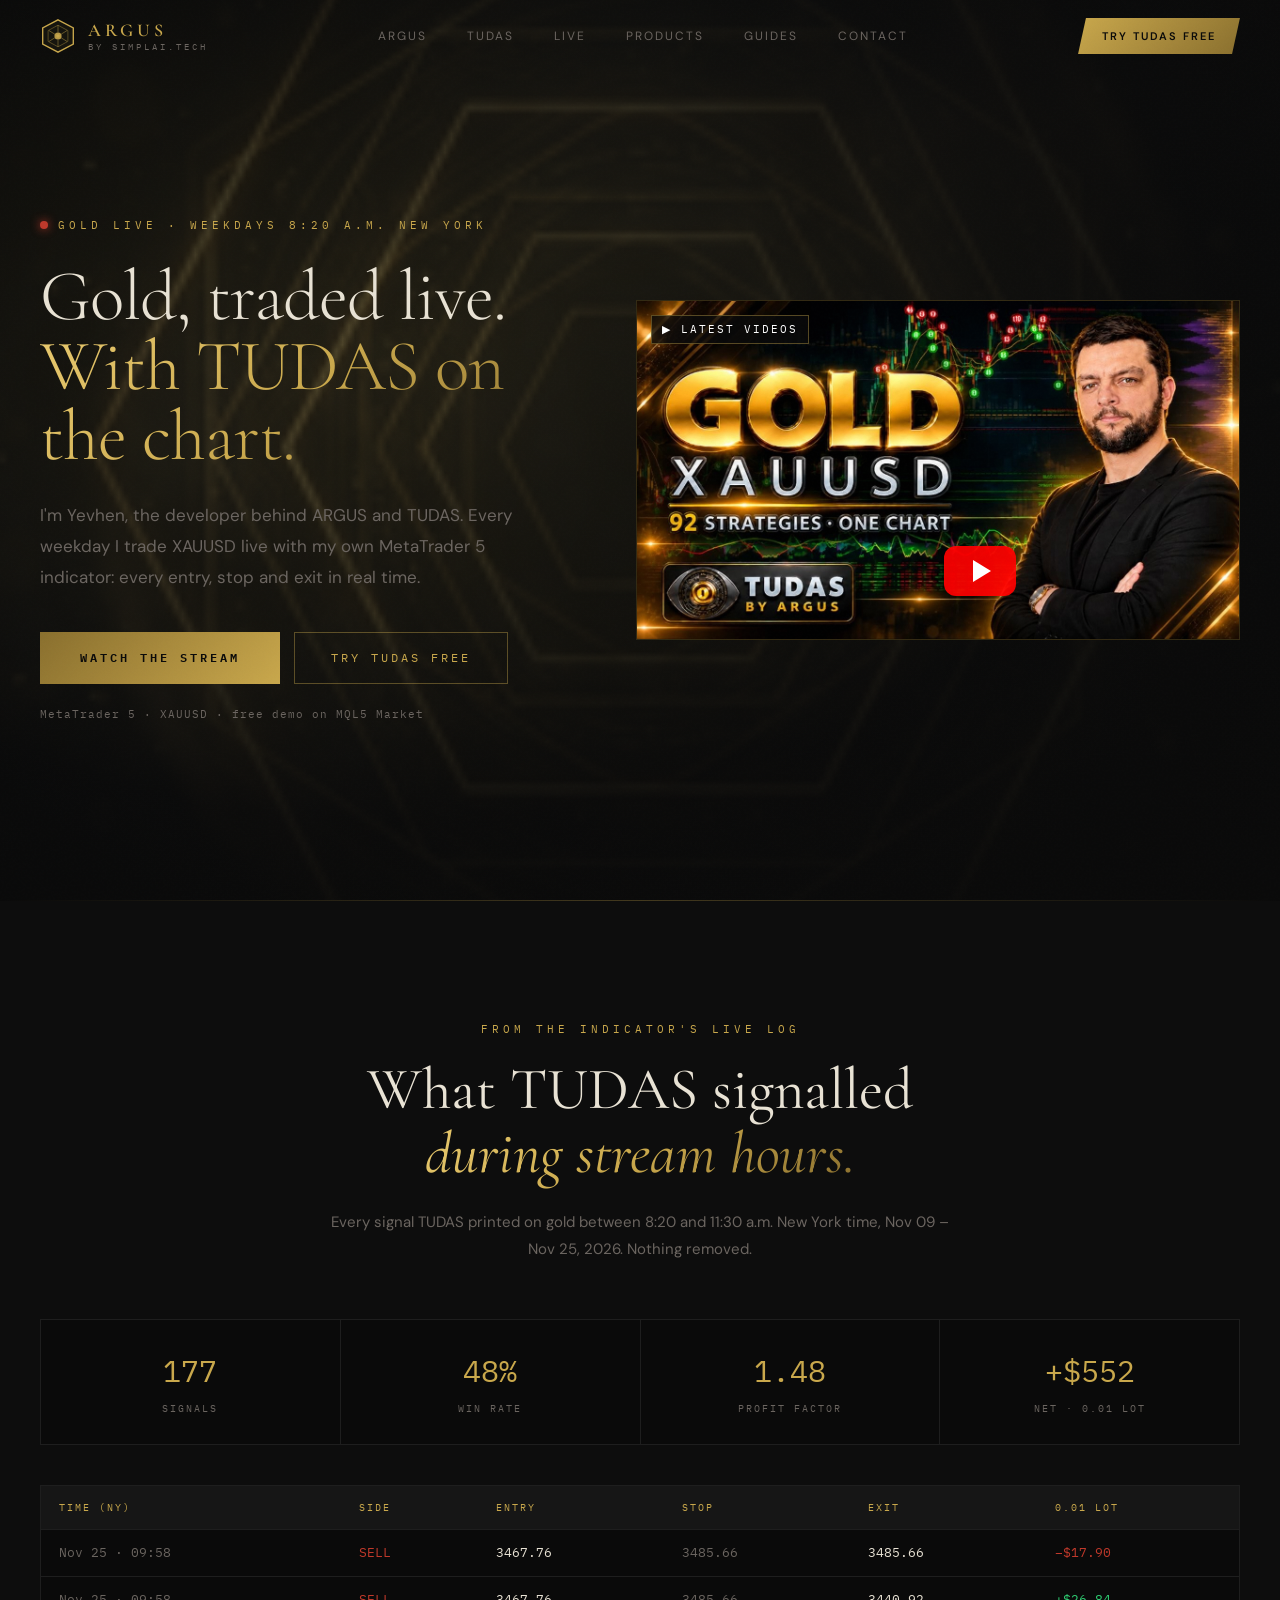
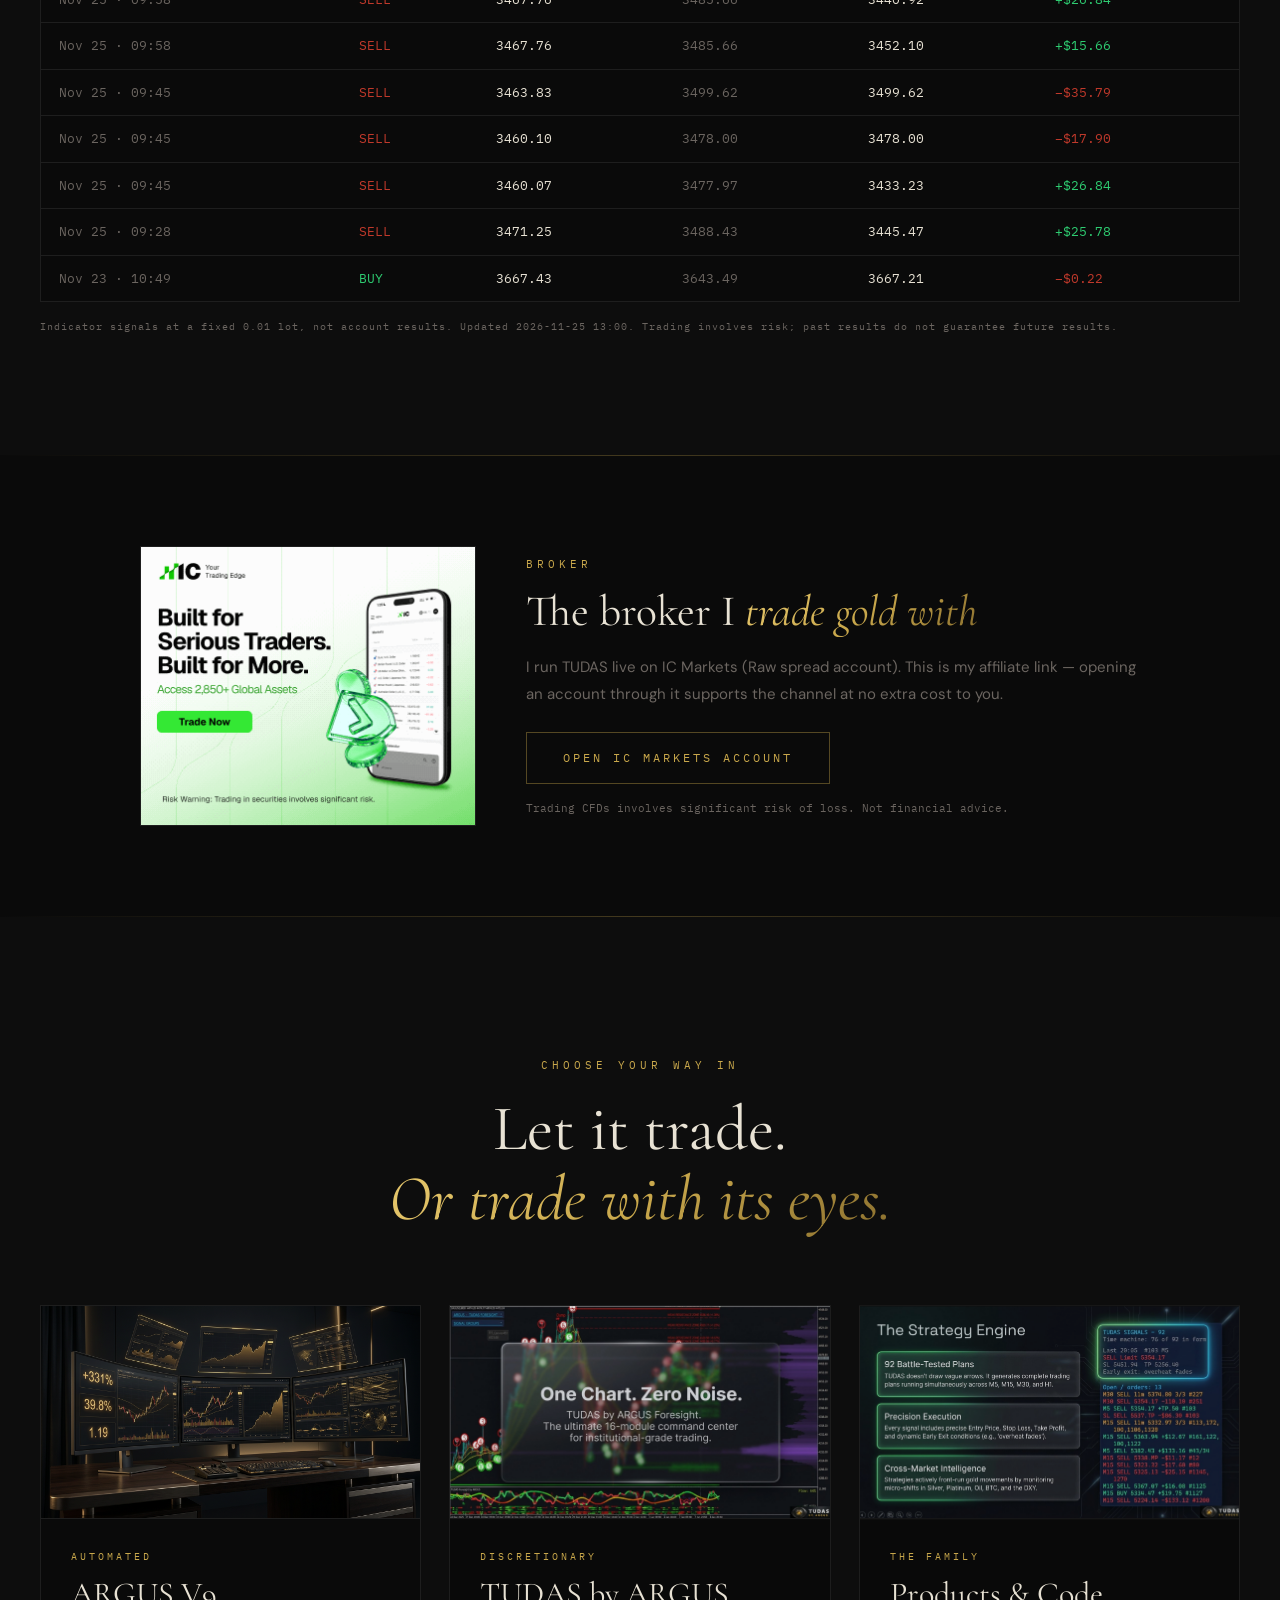
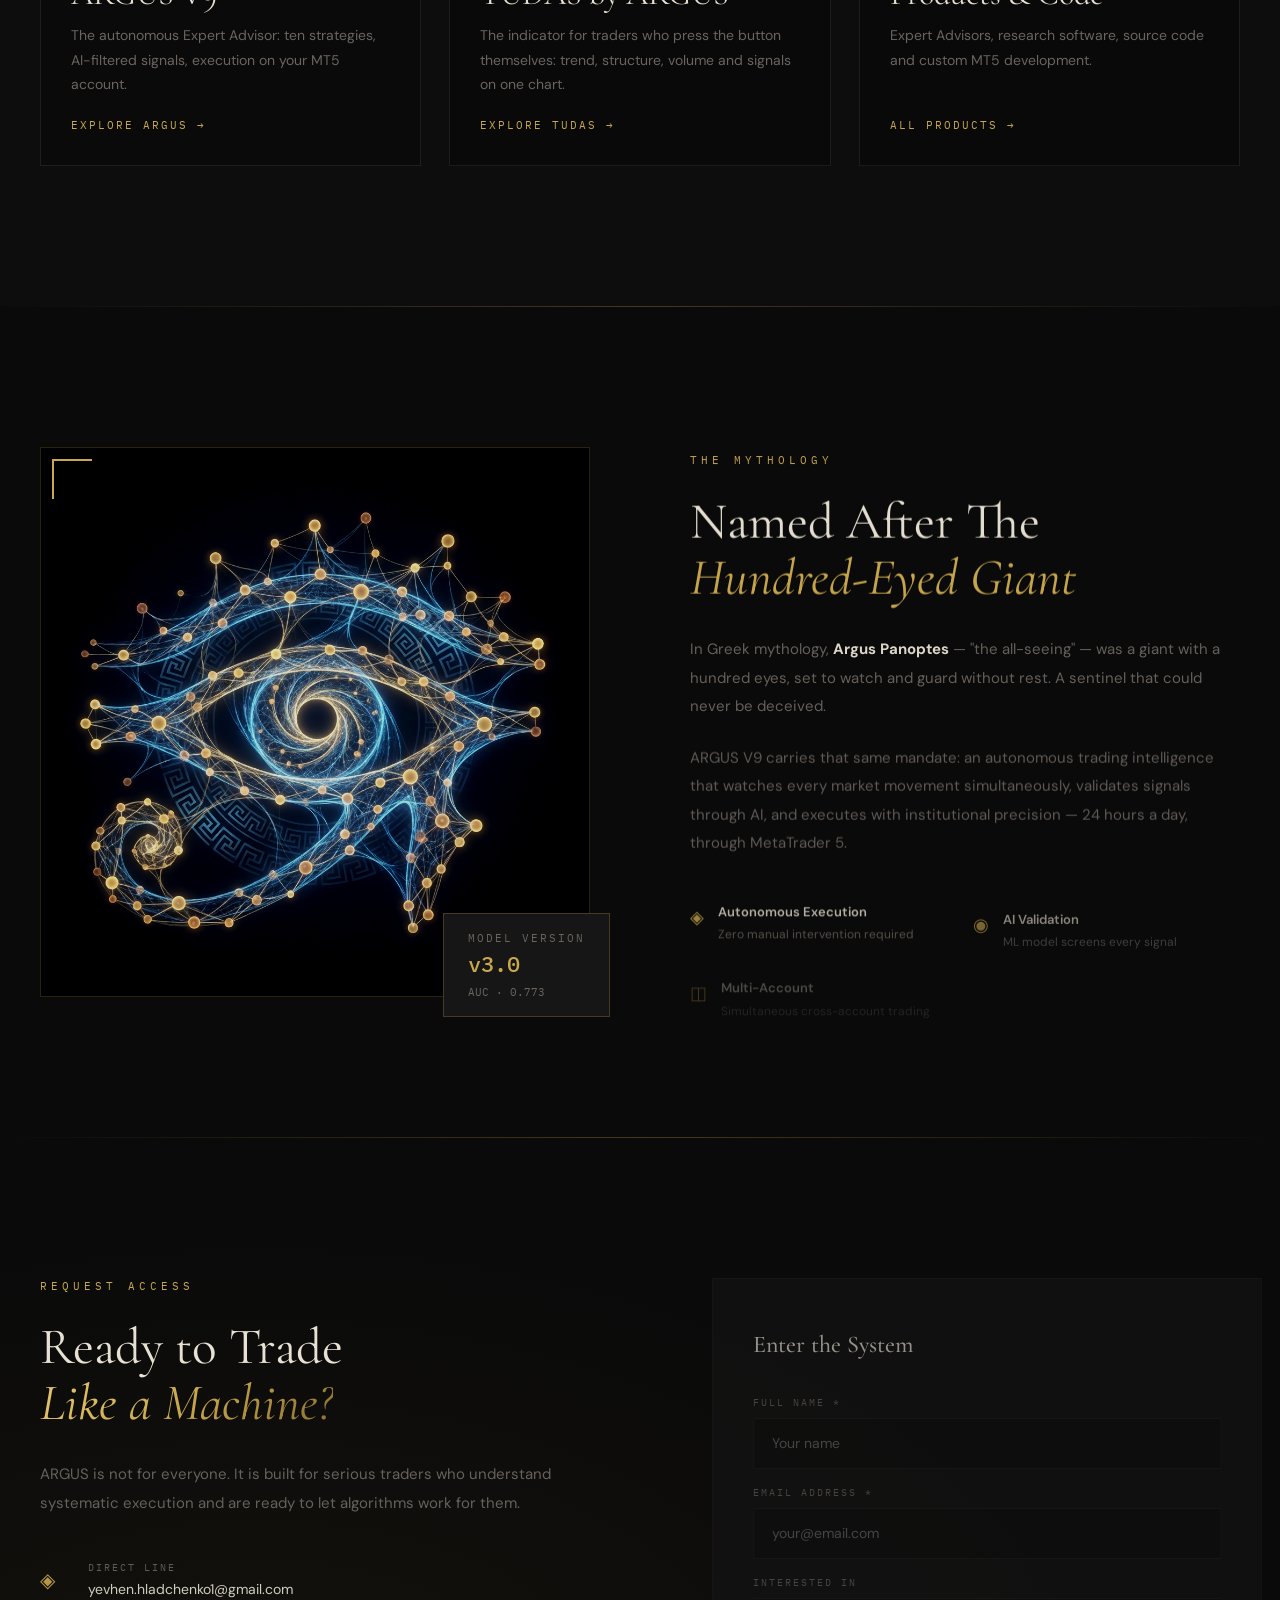
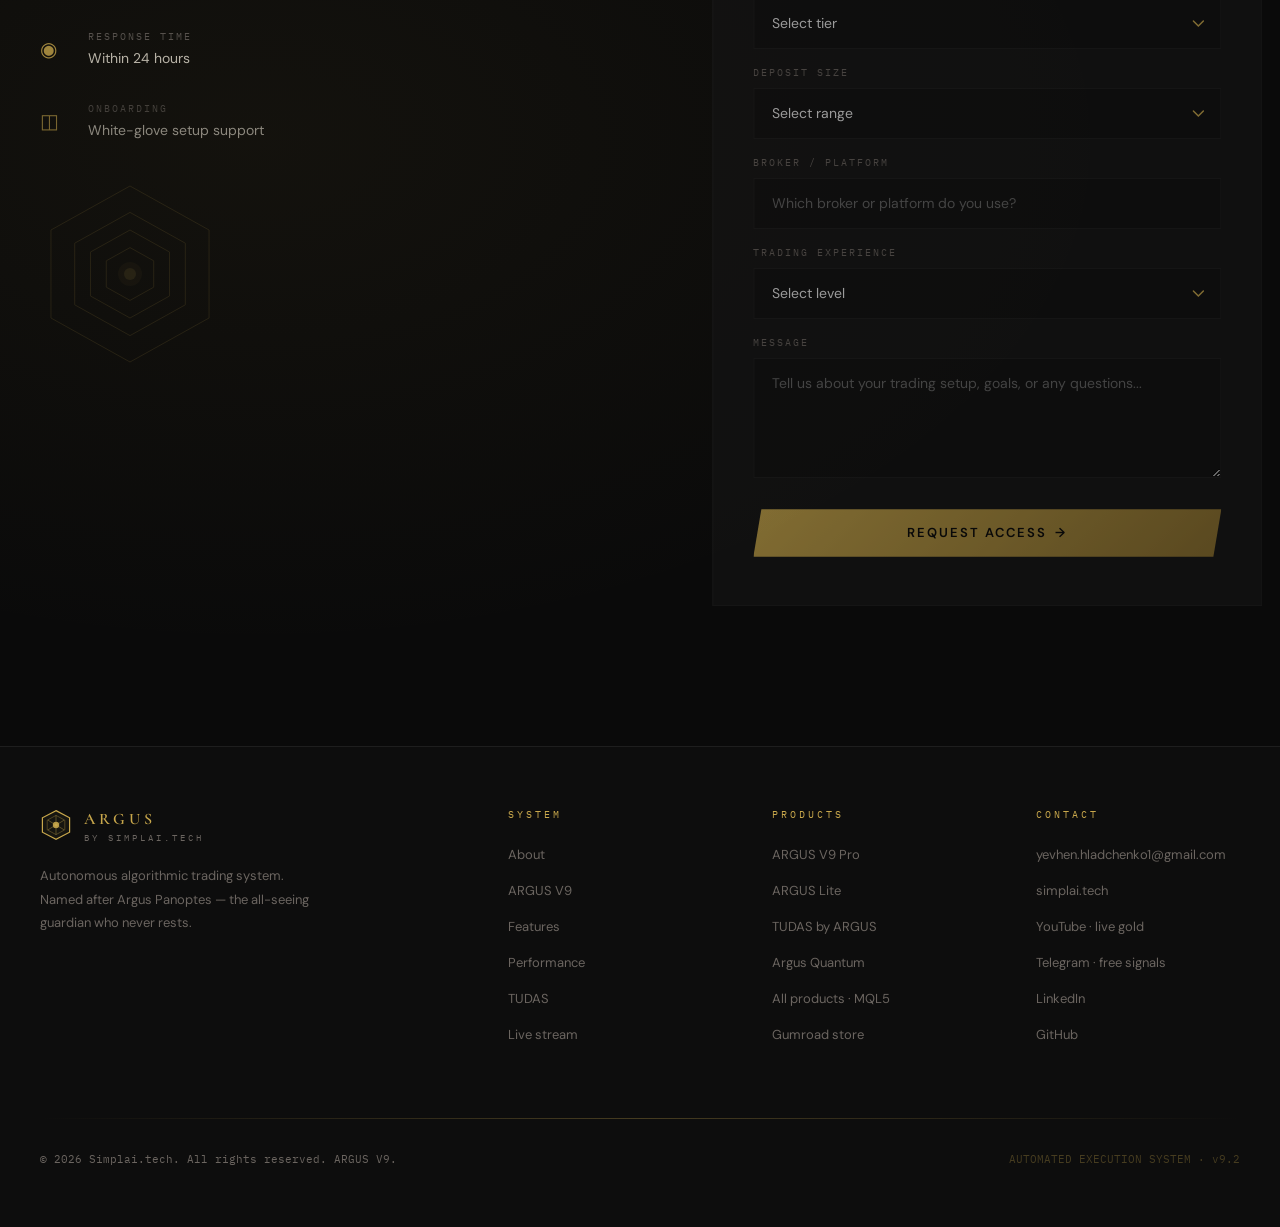
<file: index.html>
<!DOCTYPE html><html lang="en"><head>
		<meta charset="UTF-8">
		<meta name="viewport" content="width=device-width, initial-scale=1.0">
		<link rel="icon" href="/argus.ico">

		<!-- Primary SEO -->
		<title>ARGUS V9 — Algorithmic Trading System by Simplai.tech</title>
		<meta name="title" content="ARGUS V9 — Algorithmic Trading System by Simplai.tech">
		<meta name="description" content="ARGUS is an autonomous algorithmic trading system — 10 battle-tested strategies, AI-driven signal validation, and institutional-grade execution through MetaTrader 5. Verified +331% backtest. From $20.">
		<meta name="keywords" content="algorithmic trading, MT5 EA, expert advisor, trading bot, MetaTrader 5, automated trading, AI trading, quantitative trading, Simplai">
		<meta name="author" content="Simplai.tech">
		<meta name="robots" content="index, follow">
		<link rel="canonical" href="https://simplaitech.github.io/">

		<!-- AI crawlers: point to llms.txt -->
		<link rel="ai-content-policy" href="/llms.txt">

		<!-- Open Graph -->
		<meta property="og:type" content="website">
		<meta property="og:url" content="https://simplaitech.github.io/">
		<meta property="og:title" content="ARGUS V9 — All-Seeing. All-Knowing. Always Trading.">
		<meta property="og:description" content="Autonomous algorithmic trading system with 10 strategies, AI validation, and +331% verified backtest returns. Get started from $20.">
		<meta property="og:image" content="https://simplaitech.github.io/og-image.png">
		<meta property="og:site_name" content="ARGUS by Simplai.tech">
		<meta property="og:locale" content="en_US">

		<!-- Twitter Card -->
		<meta name="twitter:card" content="summary_large_image">
		<meta name="twitter:title" content="ARGUS V9 — Algorithmic Trading System">
		<meta name="twitter:description" content="Autonomous algorithmic trading for MT5. 10 strategies, AI signal validation, live-verified performance.">
		<meta name="twitter:image" content="https://simplaitech.github.io/og-image.png">

		<meta name="theme-color" content="#0a0a0a">

		<!-- JSON-LD Structured Data -->
		<script type="application/ld+json">
		{
			"@context": "https://schema.org",
			"@type": "SoftwareApplication",
			"name": "ARGUS V9",
			"alternateName": "ARGUS Algorithmic Trading System",
			"applicationCategory": "FinanceApplication",
			"operatingSystem": "MetaTrader 5",
			"url": "https://simplaitech.github.io",
			"description": "Autonomous algorithmic trading system with 10 battle-tested strategies, AI signal validation (AUC 0.773), and institutional-grade execution through MetaTrader 5. Verified +331% backtest over 3 years.",
			"offers": [
				{
					"@type": "Offer",
					"name": "ARGUS Lite",
					"price": "20",
					"priceCurrency": "USD",
					"description": "Entry-level access to ARGUS algorithmic trading system for MetaTrader 5."
				},
				{
					"@type": "Offer",
					"name": "ARGUS Pro",
					"description": "Full 10-strategy suite with multi-account execution, AI validator, and dedicated onboarding. Contact for pricing."
				}
			],
			"author": {
				"@type": "Organization",
				"name": "Simplai.tech",
				"url": "https://simplai.tech",
				"email": "yevhen.hladchenko1@gmail.com"
			},
			"featureList": [
				"10 proprietary trading strategies",
				"AI signal validation (ML model, AUC 0.773)",
				"Multi-account execution",
				"Telegram real-time alerts",
				"Economic news guard",
				"Session-aware trading (Asia, London, New York)",
				"Dynamic risk management",
				"Full backtest suite with Monte Carlo simulation"
			],
			"screenshot": "https://simplaitech.github.io/proof-analytics.png"
		}
		</script>

		<script type="application/ld+json">
		{
			"@context": "https://schema.org",
			"@type": "FAQPage",
			"mainEntity": [
				{
					"@type": "Question",
					"name": "Do I need trading experience to use ARGUS?",
					"acceptedAnswer": {
						"@type": "Answer",
						"text": "No. ARGUS handles signal generation, validation, and execution automatically. A personal setup call is included with every plan."
					}
				},
				{
					"@type": "Question",
					"name": "Which brokers does ARGUS support?",
					"acceptedAnswer": {
						"@type": "Answer",
						"text": "Any MT5-compatible broker. ARGUS connects via the standard MetaTrader 5 terminal."
					}
				},
				{
					"@type": "Question",
					"name": "What is the difference between ARGUS Lite and ARGUS Pro?",
					"acceptedAnswer": {
						"@type": "Answer",
						"text": "ARGUS Lite ($20 one-time) provides entry-level access with core strategies for a single MT5 account. ARGUS Pro includes the full 10-strategy suite, multi-account execution, AI Signal Validator, and dedicated onboarding. Contact for Pro pricing."
					}
				},
				{
					"@type": "Question",
					"name": "How quickly can I start trading with ARGUS?",
					"acceptedAnswer": {
						"@type": "Answer",
						"text": "After payment, setup takes under 48 hours including your personal onboarding call."
					}
				}
			]
		}
		</script>
		<script type="module" crossorigin="" src="/assets/index-Ds5tJYiq.js"></script>
		<link rel="modulepreload" crossorigin="" href="/assets/react-BYOhtk1D.js">
		<link rel="modulepreload" crossorigin="" href="/assets/icons-CG9duShP.js">
		<link rel="modulepreload" crossorigin="" href="/assets/gsap-I1jVCVBc.js">
		<link rel="stylesheet" crossorigin="" href="/assets/index-C5UFaYpW.css">
	<script defer="" src="/runable.js" data-hostname="" data-url="https://r.lilstts.com/events"></script></head>
	<body>
		<div id="root"></div>
	

<script src="/bf-banner.js" defer></script></body></html>
</file>
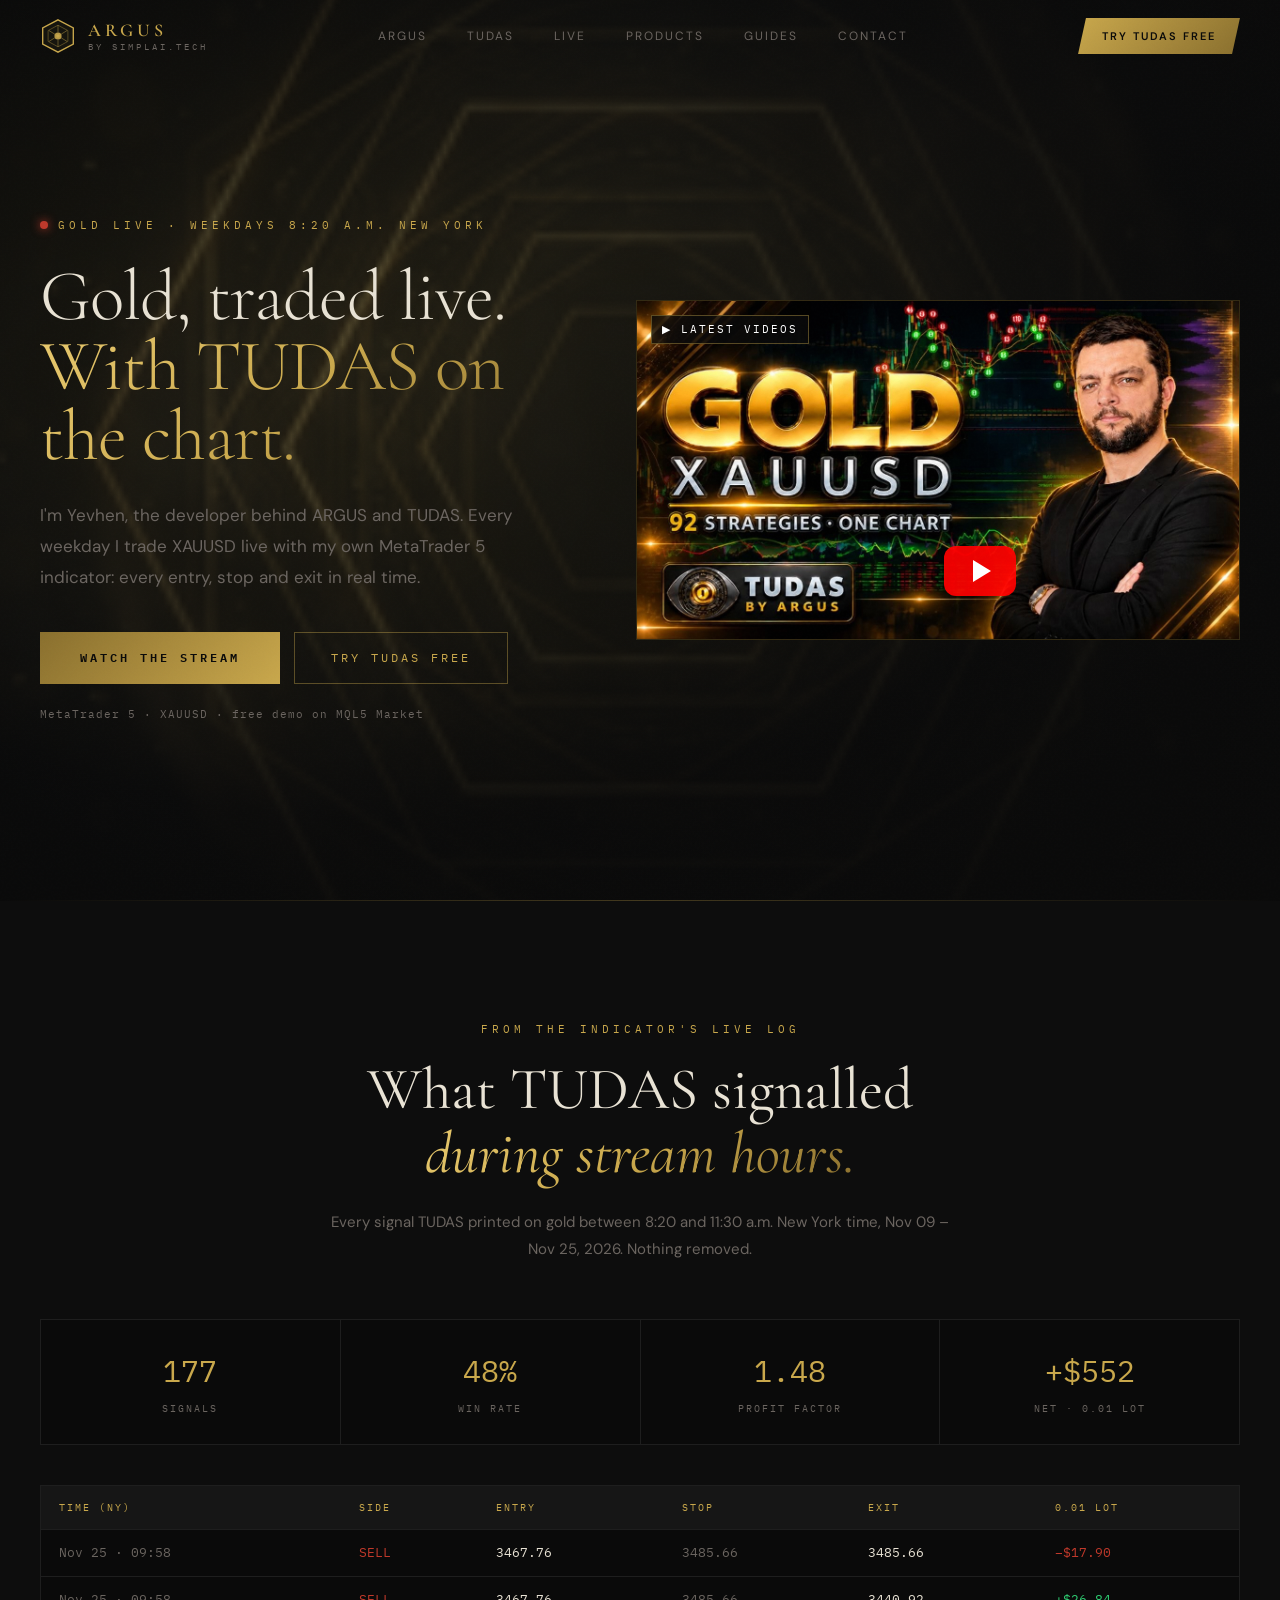
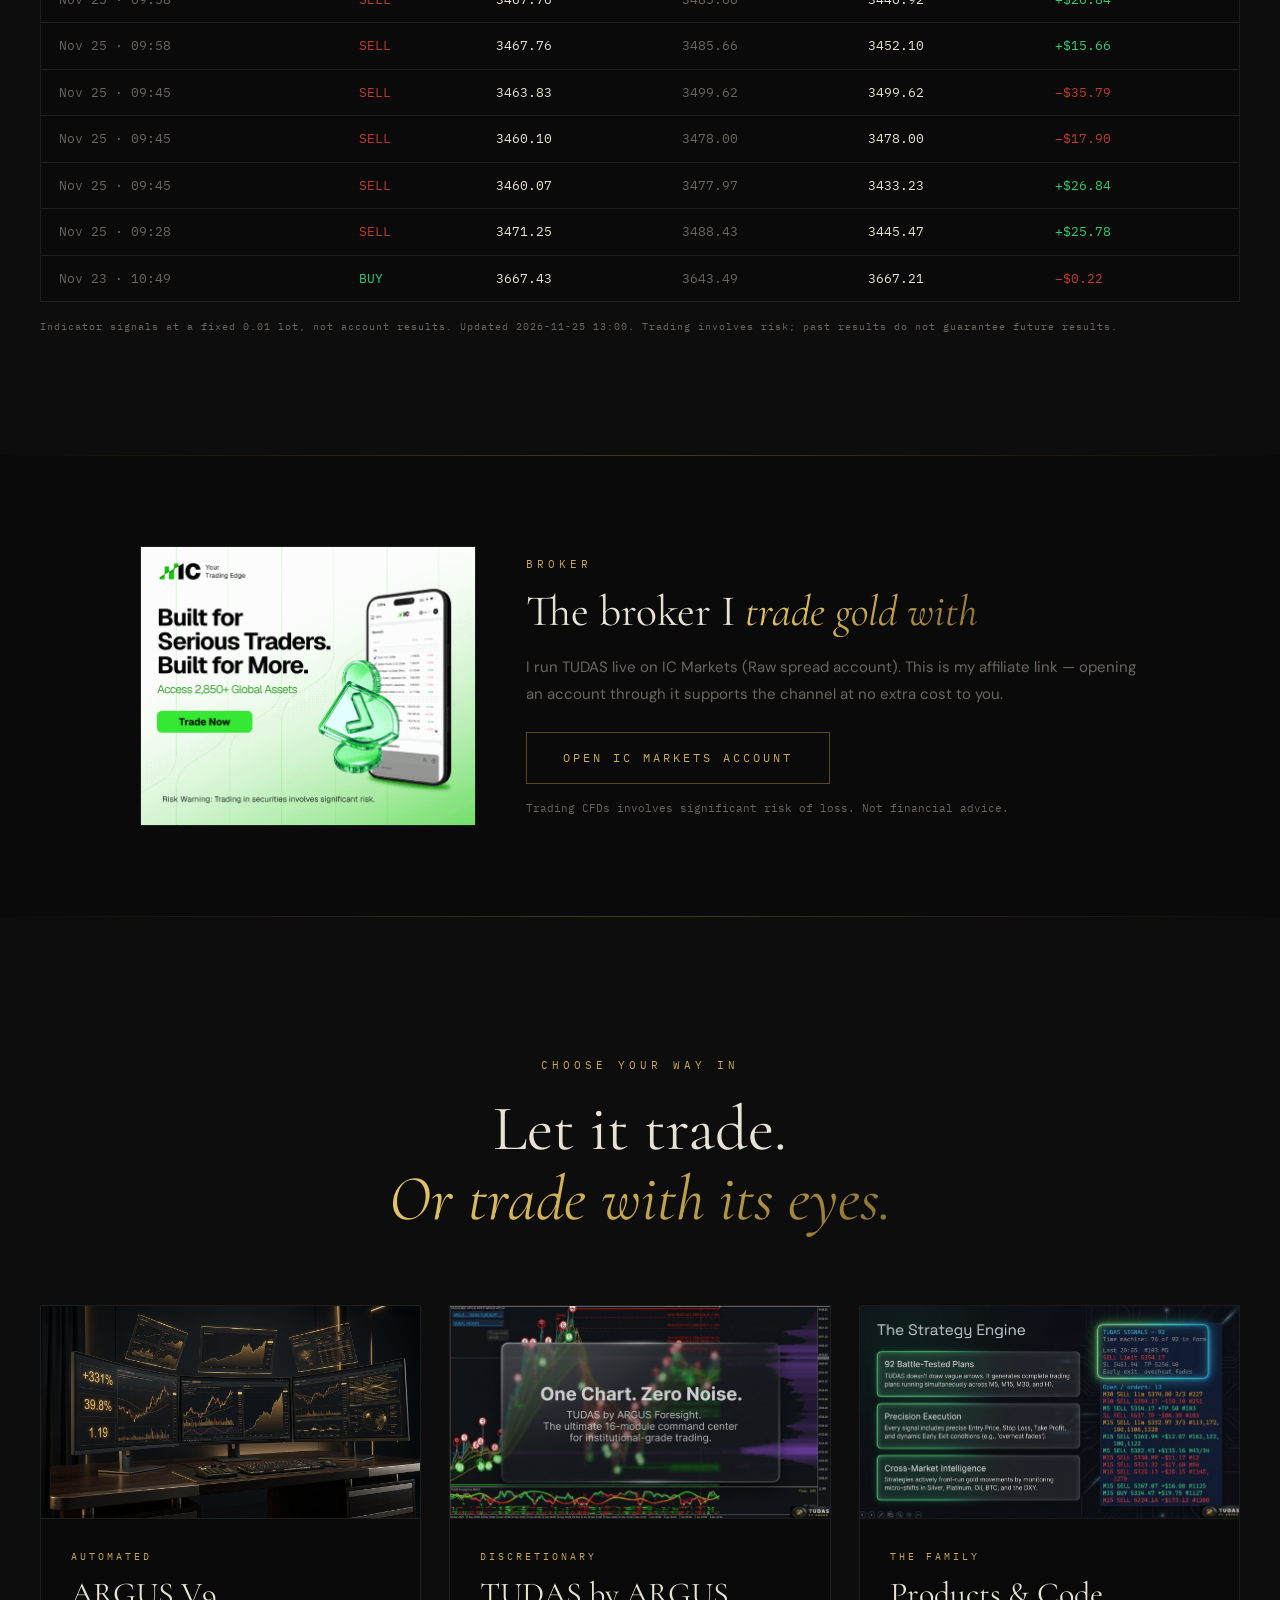
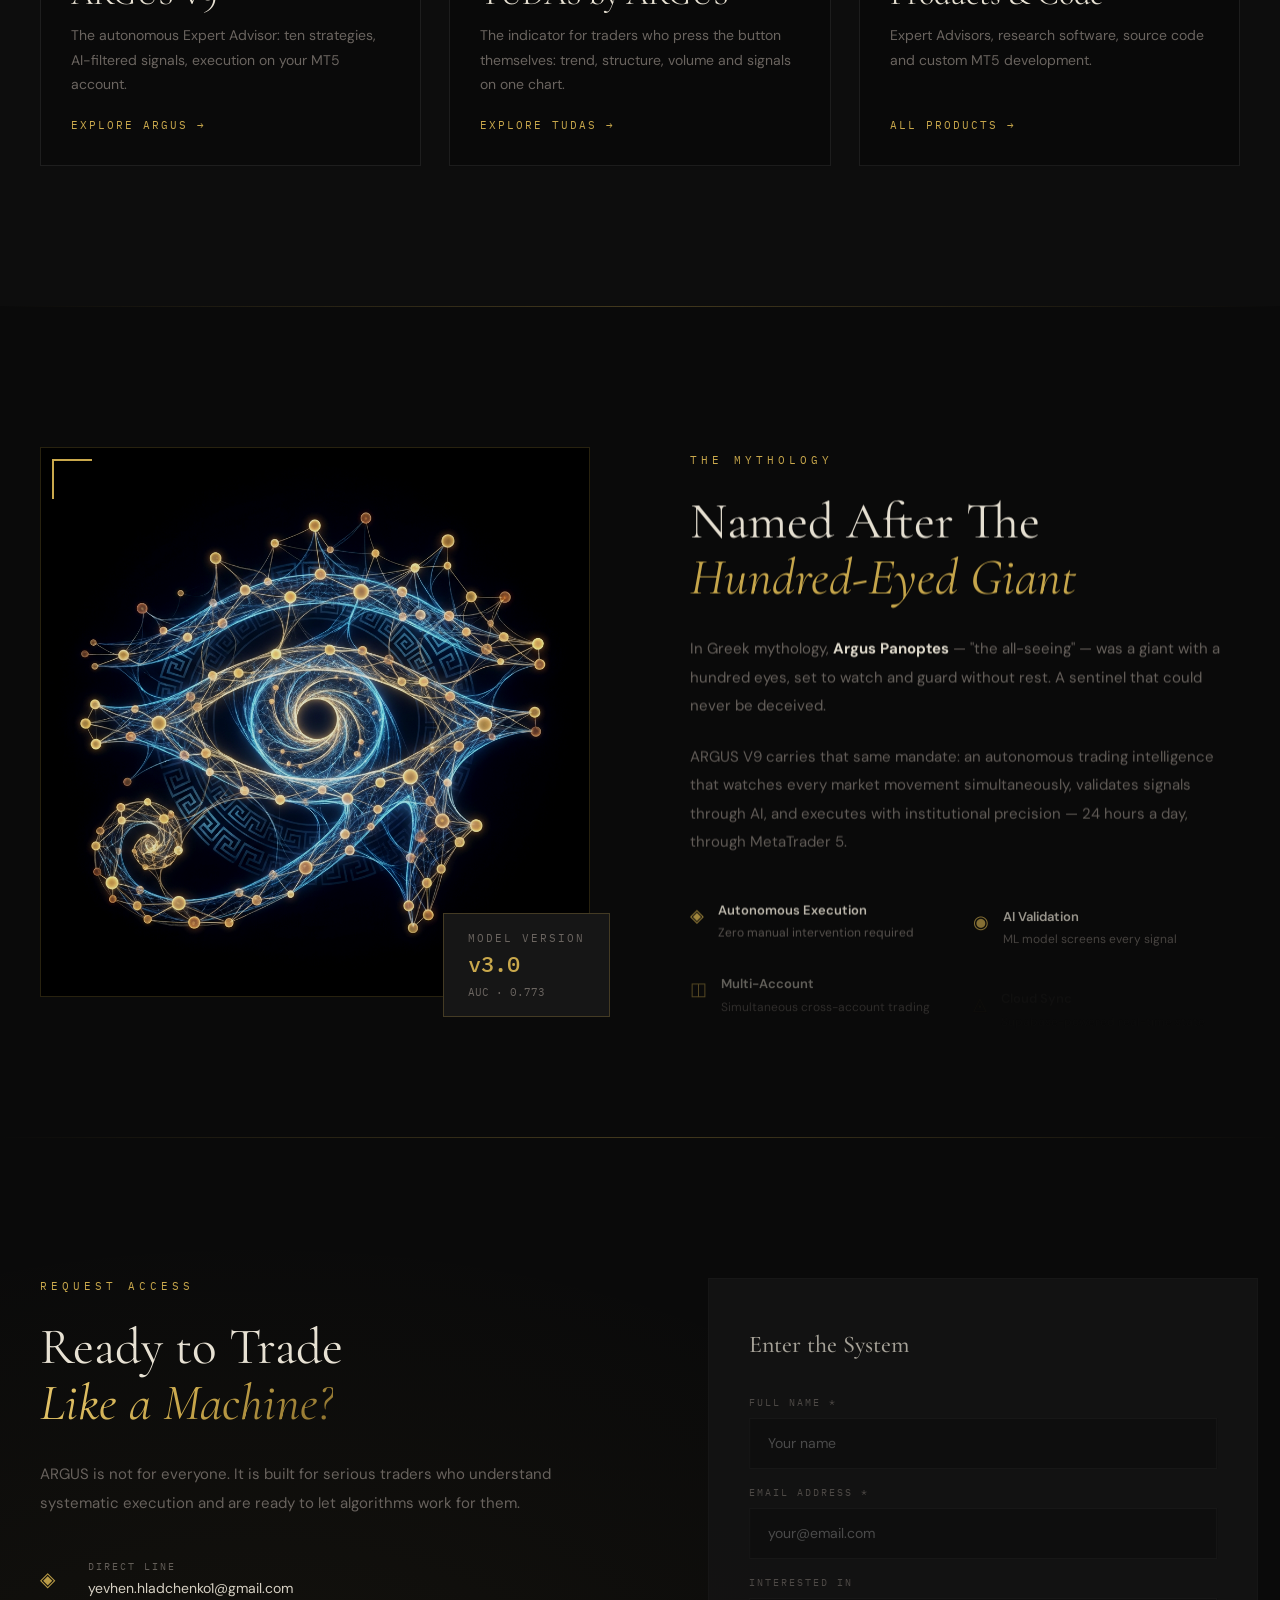
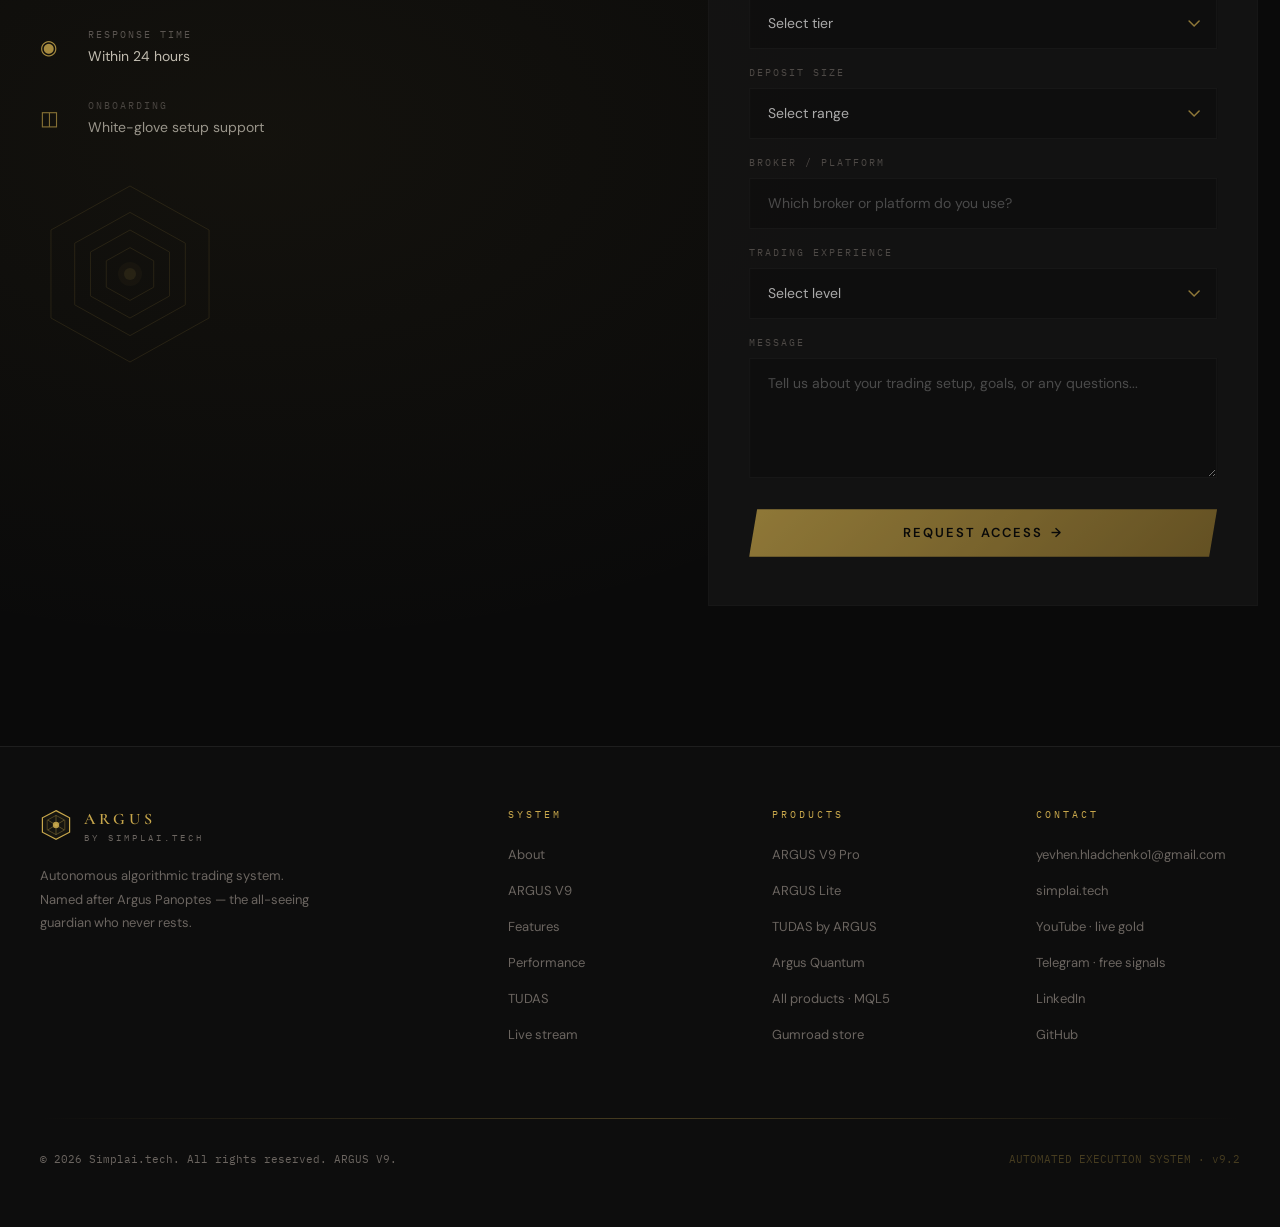
<file: argus/index.html>
<!DOCTYPE html><html lang="en"><head>
		<meta charset="UTF-8">
		<meta name="viewport" content="width=device-width, initial-scale=1.0">
		<link rel="icon" href="/argus.ico">

		<!-- Primary SEO -->
		<title>ARGUS V9 — Algorithmic Trading System by Simplai.tech</title>
		<meta name="title" content="ARGUS V9 — Algorithmic Trading System by Simplai.tech">
		<meta name="description" content="ARGUS is an autonomous algorithmic trading system — 10 battle-tested strategies, AI-driven signal validation, and institutional-grade execution through MetaTrader 5. Verified +331% backtest. From $20.">
		<meta name="keywords" content="algorithmic trading, MT5 EA, expert advisor, trading bot, MetaTrader 5, automated trading, AI trading, quantitative trading, Simplai">
		<meta name="author" content="Simplai.tech">
		<meta name="robots" content="index, follow">
		<link rel="canonical" href="https://simplaitech.github.io/argus/">

		<!-- AI crawlers: point to llms.txt -->
		<link rel="ai-content-policy" href="/llms.txt">

		<!-- Open Graph -->
		<meta property="og:type" content="website">
		<meta property="og:url" content="https://simplaitech.github.io/">
		<meta property="og:title" content="ARGUS V9 — All-Seeing. All-Knowing. Always Trading.">
		<meta property="og:description" content="Autonomous algorithmic trading system with 10 strategies, AI validation, and +331% verified backtest returns. Get started from $20.">
		<meta property="og:image" content="https://simplaitech.github.io/og-image.png">
		<meta property="og:site_name" content="ARGUS by Simplai.tech">
		<meta property="og:locale" content="en_US">

		<!-- Twitter Card -->
		<meta name="twitter:card" content="summary_large_image">
		<meta name="twitter:title" content="ARGUS V9 — Algorithmic Trading System">
		<meta name="twitter:description" content="Autonomous algorithmic trading for MT5. 10 strategies, AI signal validation, live-verified performance.">
		<meta name="twitter:image" content="https://simplaitech.github.io/og-image.png">

		<meta name="theme-color" content="#0a0a0a">

		<!-- JSON-LD Structured Data -->
		<script type="application/ld+json">
		{
			"@context": "https://schema.org",
			"@type": "SoftwareApplication",
			"name": "ARGUS V9",
			"alternateName": "ARGUS Algorithmic Trading System",
			"applicationCategory": "FinanceApplication",
			"operatingSystem": "MetaTrader 5",
			"url": "https://simplaitech.github.io",
			"description": "Autonomous algorithmic trading system with 10 battle-tested strategies, AI signal validation (AUC 0.773), and institutional-grade execution through MetaTrader 5. Verified +331% backtest over 3 years.",
			"offers": [
				{
					"@type": "Offer",
					"name": "ARGUS Lite",
					"price": "20",
					"priceCurrency": "USD",
					"description": "Entry-level access to ARGUS algorithmic trading system for MetaTrader 5."
				},
				{
					"@type": "Offer",
					"name": "ARGUS Pro",
					"description": "Full 10-strategy suite with multi-account execution, AI validator, and dedicated onboarding. Contact for pricing."
				}
			],
			"author": {
				"@type": "Organization",
				"name": "Simplai.tech",
				"url": "https://simplai.tech",
				"email": "yevhen.hladchenko1@gmail.com"
			},
			"featureList": [
				"10 proprietary trading strategies",
				"AI signal validation (ML model, AUC 0.773)",
				"Multi-account execution",
				"Telegram real-time alerts",
				"Economic news guard",
				"Session-aware trading (Asia, London, New York)",
				"Dynamic risk management",
				"Full backtest suite with Monte Carlo simulation"
			],
			"screenshot": "https://simplaitech.github.io/proof-analytics.png"
		}
		</script>

		<script type="application/ld+json">
		{
			"@context": "https://schema.org",
			"@type": "FAQPage",
			"mainEntity": [
				{
					"@type": "Question",
					"name": "Do I need trading experience to use ARGUS?",
					"acceptedAnswer": {
						"@type": "Answer",
						"text": "No. ARGUS handles signal generation, validation, and execution automatically. A personal setup call is included with every plan."
					}
				},
				{
					"@type": "Question",
					"name": "Which brokers does ARGUS support?",
					"acceptedAnswer": {
						"@type": "Answer",
						"text": "Any MT5-compatible broker. ARGUS connects via the standard MetaTrader 5 terminal."
					}
				},
				{
					"@type": "Question",
					"name": "What is the difference between ARGUS Lite and ARGUS Pro?",
					"acceptedAnswer": {
						"@type": "Answer",
						"text": "ARGUS Lite ($20 one-time) provides entry-level access with core strategies for a single MT5 account. ARGUS Pro includes the full 10-strategy suite, multi-account execution, AI Signal Validator, and dedicated onboarding. Contact for Pro pricing."
					}
				},
				{
					"@type": "Question",
					"name": "How quickly can I start trading with ARGUS?",
					"acceptedAnswer": {
						"@type": "Answer",
						"text": "After payment, setup takes under 48 hours including your personal onboarding call."
					}
				}
			]
		}
		</script>
		<script type="module" crossorigin="" src="/assets/index-Ds5tJYiq.js"></script>
		<link rel="modulepreload" crossorigin="" href="/assets/react-BYOhtk1D.js">
		<link rel="modulepreload" crossorigin="" href="/assets/icons-CG9duShP.js">
		<link rel="modulepreload" crossorigin="" href="/assets/gsap-I1jVCVBc.js">
		<link rel="stylesheet" crossorigin="" href="/assets/index-C5UFaYpW.css">
	<script defer="" src="/runable.js" data-hostname="" data-url="https://r.lilstts.com/events"></script></head>
	<body>
		<div id="root"></div>
	

<script src="/bf-banner.js" defer></script></body></html>
</file>
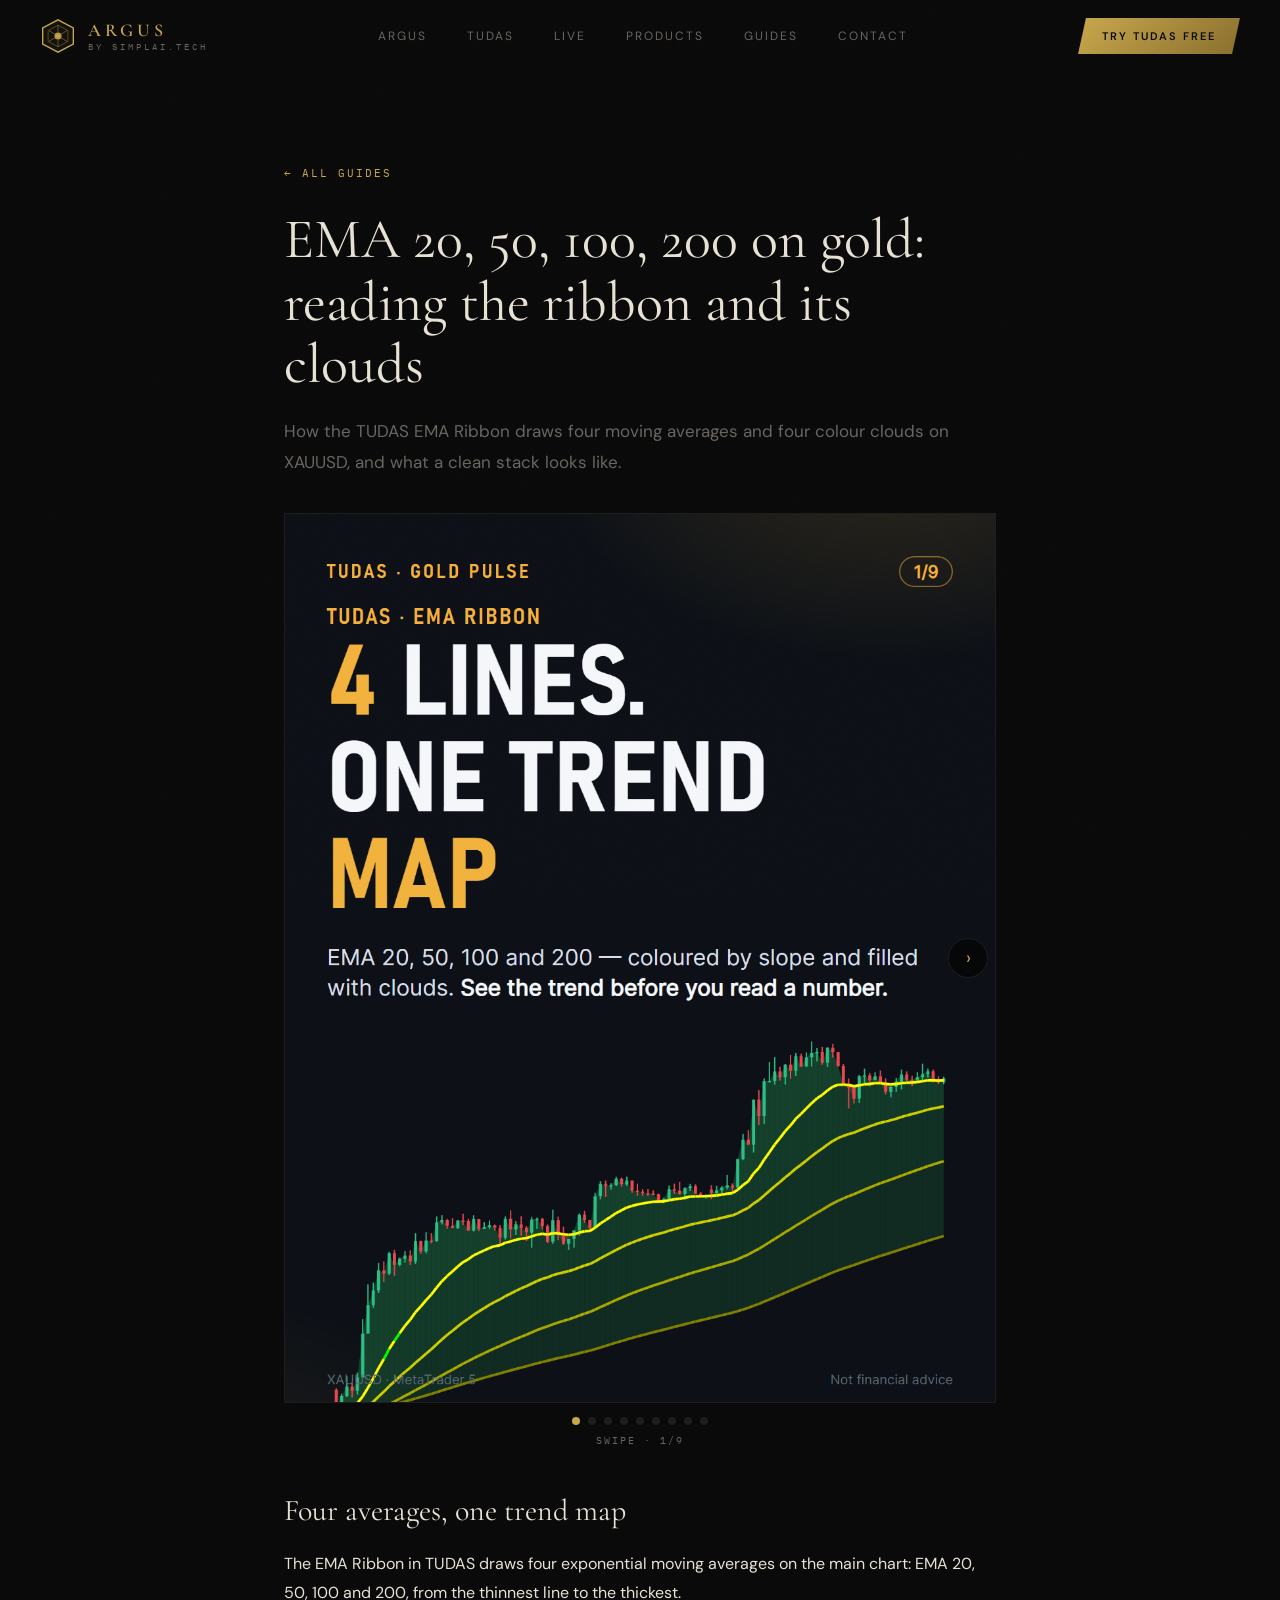
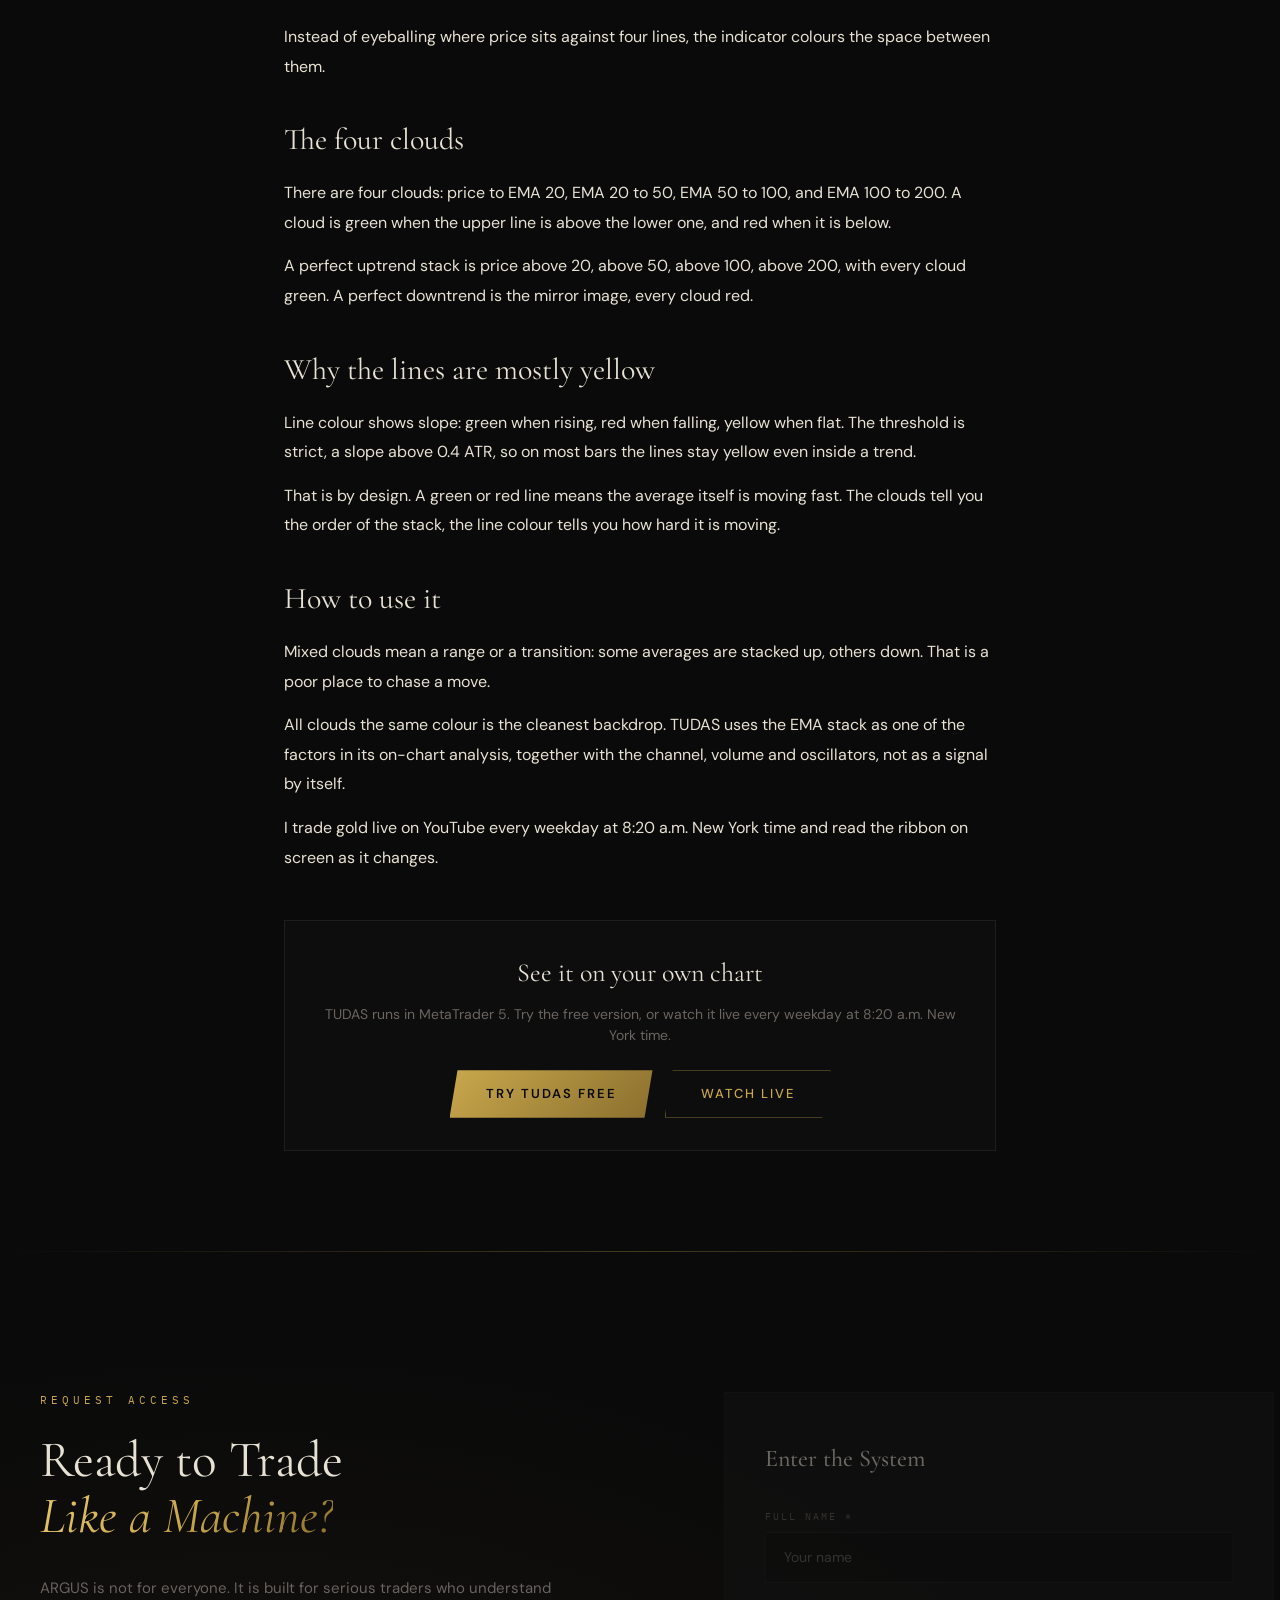
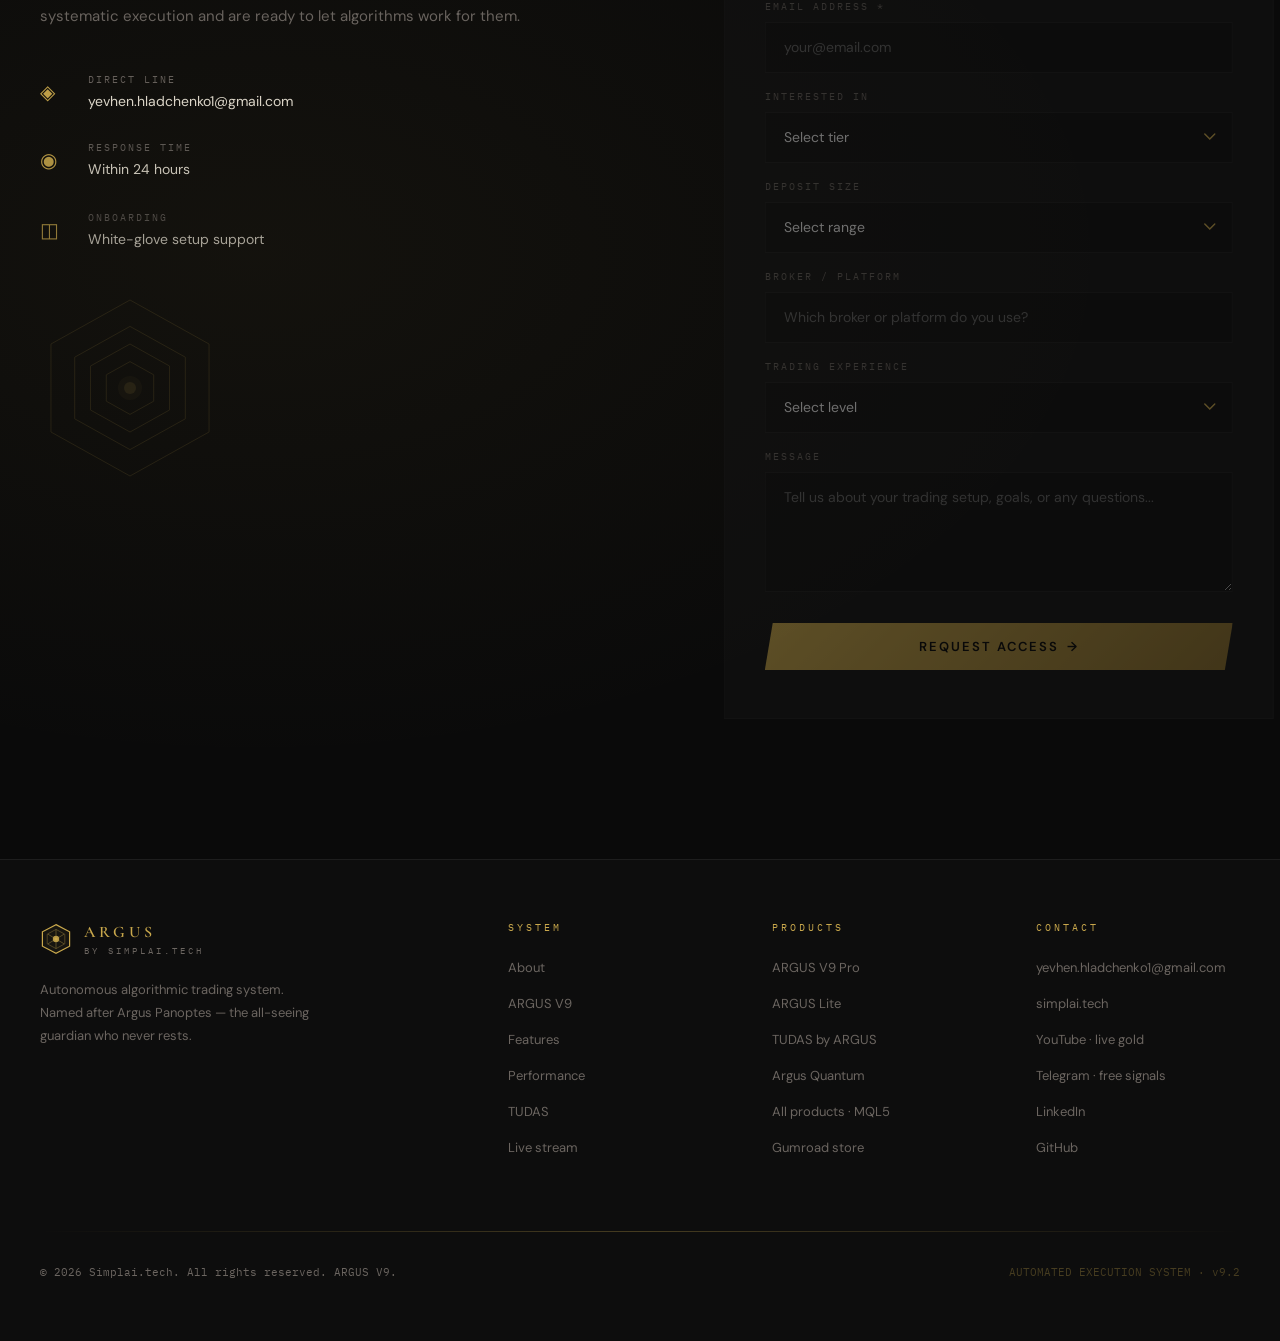
<file: learn/index.html>
<!DOCTYPE html><html lang="en"><head>
		<meta charset="UTF-8">
		<meta name="viewport" content="width=device-width, initial-scale=1.0">
		<link rel="icon" href="/argus.ico">

		<!-- Primary SEO -->
		<title>ARGUS V9 — Algorithmic Trading System by Simplai.tech</title>
		<meta name="title" content="ARGUS V9 — Algorithmic Trading System by Simplai.tech">
		<meta name="description" content="ARGUS is an autonomous algorithmic trading system — 10 battle-tested strategies, AI-driven signal validation, and institutional-grade execution through MetaTrader 5. Verified +331% backtest. From $20.">
		<meta name="keywords" content="algorithmic trading, MT5 EA, expert advisor, trading bot, MetaTrader 5, automated trading, AI trading, quantitative trading, Simplai">
		<meta name="author" content="Simplai.tech">
		<meta name="robots" content="index, follow">
		<link rel="canonical" href="https://simplaitech.github.io/learn/">

		<!-- AI crawlers: point to llms.txt -->
		<link rel="ai-content-policy" href="/llms.txt">

		<!-- Open Graph -->
		<meta property="og:type" content="website">
		<meta property="og:url" content="https://simplaitech.github.io/">
		<meta property="og:title" content="ARGUS V9 — All-Seeing. All-Knowing. Always Trading.">
		<meta property="og:description" content="Autonomous algorithmic trading system with 10 strategies, AI validation, and +331% verified backtest returns. Get started from $20.">
		<meta property="og:image" content="https://simplaitech.github.io/og-image.png">
		<meta property="og:site_name" content="ARGUS by Simplai.tech">
		<meta property="og:locale" content="en_US">

		<!-- Twitter Card -->
		<meta name="twitter:card" content="summary_large_image">
		<meta name="twitter:title" content="ARGUS V9 — Algorithmic Trading System">
		<meta name="twitter:description" content="Autonomous algorithmic trading for MT5. 10 strategies, AI signal validation, live-verified performance.">
		<meta name="twitter:image" content="https://simplaitech.github.io/og-image.png">

		<meta name="theme-color" content="#0a0a0a">

		<!-- JSON-LD Structured Data -->
		<script type="application/ld+json">
		{
			"@context": "https://schema.org",
			"@type": "SoftwareApplication",
			"name": "ARGUS V9",
			"alternateName": "ARGUS Algorithmic Trading System",
			"applicationCategory": "FinanceApplication",
			"operatingSystem": "MetaTrader 5",
			"url": "https://simplaitech.github.io",
			"description": "Autonomous algorithmic trading system with 10 battle-tested strategies, AI signal validation (AUC 0.773), and institutional-grade execution through MetaTrader 5. Verified +331% backtest over 3 years.",
			"offers": [
				{
					"@type": "Offer",
					"name": "ARGUS Lite",
					"price": "20",
					"priceCurrency": "USD",
					"description": "Entry-level access to ARGUS algorithmic trading system for MetaTrader 5."
				},
				{
					"@type": "Offer",
					"name": "ARGUS Pro",
					"description": "Full 10-strategy suite with multi-account execution, AI validator, and dedicated onboarding. Contact for pricing."
				}
			],
			"author": {
				"@type": "Organization",
				"name": "Simplai.tech",
				"url": "https://simplai.tech",
				"email": "yevhen.hladchenko1@gmail.com"
			},
			"featureList": [
				"10 proprietary trading strategies",
				"AI signal validation (ML model, AUC 0.773)",
				"Multi-account execution",
				"Telegram real-time alerts",
				"Economic news guard",
				"Session-aware trading (Asia, London, New York)",
				"Dynamic risk management",
				"Full backtest suite with Monte Carlo simulation"
			],
			"screenshot": "https://simplaitech.github.io/proof-analytics.png"
		}
		</script>

		<script type="application/ld+json">
		{
			"@context": "https://schema.org",
			"@type": "FAQPage",
			"mainEntity": [
				{
					"@type": "Question",
					"name": "Do I need trading experience to use ARGUS?",
					"acceptedAnswer": {
						"@type": "Answer",
						"text": "No. ARGUS handles signal generation, validation, and execution automatically. A personal setup call is included with every plan."
					}
				},
				{
					"@type": "Question",
					"name": "Which brokers does ARGUS support?",
					"acceptedAnswer": {
						"@type": "Answer",
						"text": "Any MT5-compatible broker. ARGUS connects via the standard MetaTrader 5 terminal."
					}
				},
				{
					"@type": "Question",
					"name": "What is the difference between ARGUS Lite and ARGUS Pro?",
					"acceptedAnswer": {
						"@type": "Answer",
						"text": "ARGUS Lite ($20 one-time) provides entry-level access with core strategies for a single MT5 account. ARGUS Pro includes the full 10-strategy suite, multi-account execution, AI Signal Validator, and dedicated onboarding. Contact for Pro pricing."
					}
				},
				{
					"@type": "Question",
					"name": "How quickly can I start trading with ARGUS?",
					"acceptedAnswer": {
						"@type": "Answer",
						"text": "After payment, setup takes under 48 hours including your personal onboarding call."
					}
				}
			]
		}
		</script>
		<script type="module" crossorigin="" src="/assets/index-Ds5tJYiq.js"></script>
		<link rel="modulepreload" crossorigin="" href="/assets/react-BYOhtk1D.js">
		<link rel="modulepreload" crossorigin="" href="/assets/icons-CG9duShP.js">
		<link rel="modulepreload" crossorigin="" href="/assets/gsap-I1jVCVBc.js">
		<link rel="stylesheet" crossorigin="" href="/assets/index-C5UFaYpW.css">
	<script defer="" src="/runable.js" data-hostname="" data-url="https://r.lilstts.com/events"></script></head>
	<body>
		<div id="root"></div>
	

<script src="/bf-banner.js" defer></script></body></html>
</file>
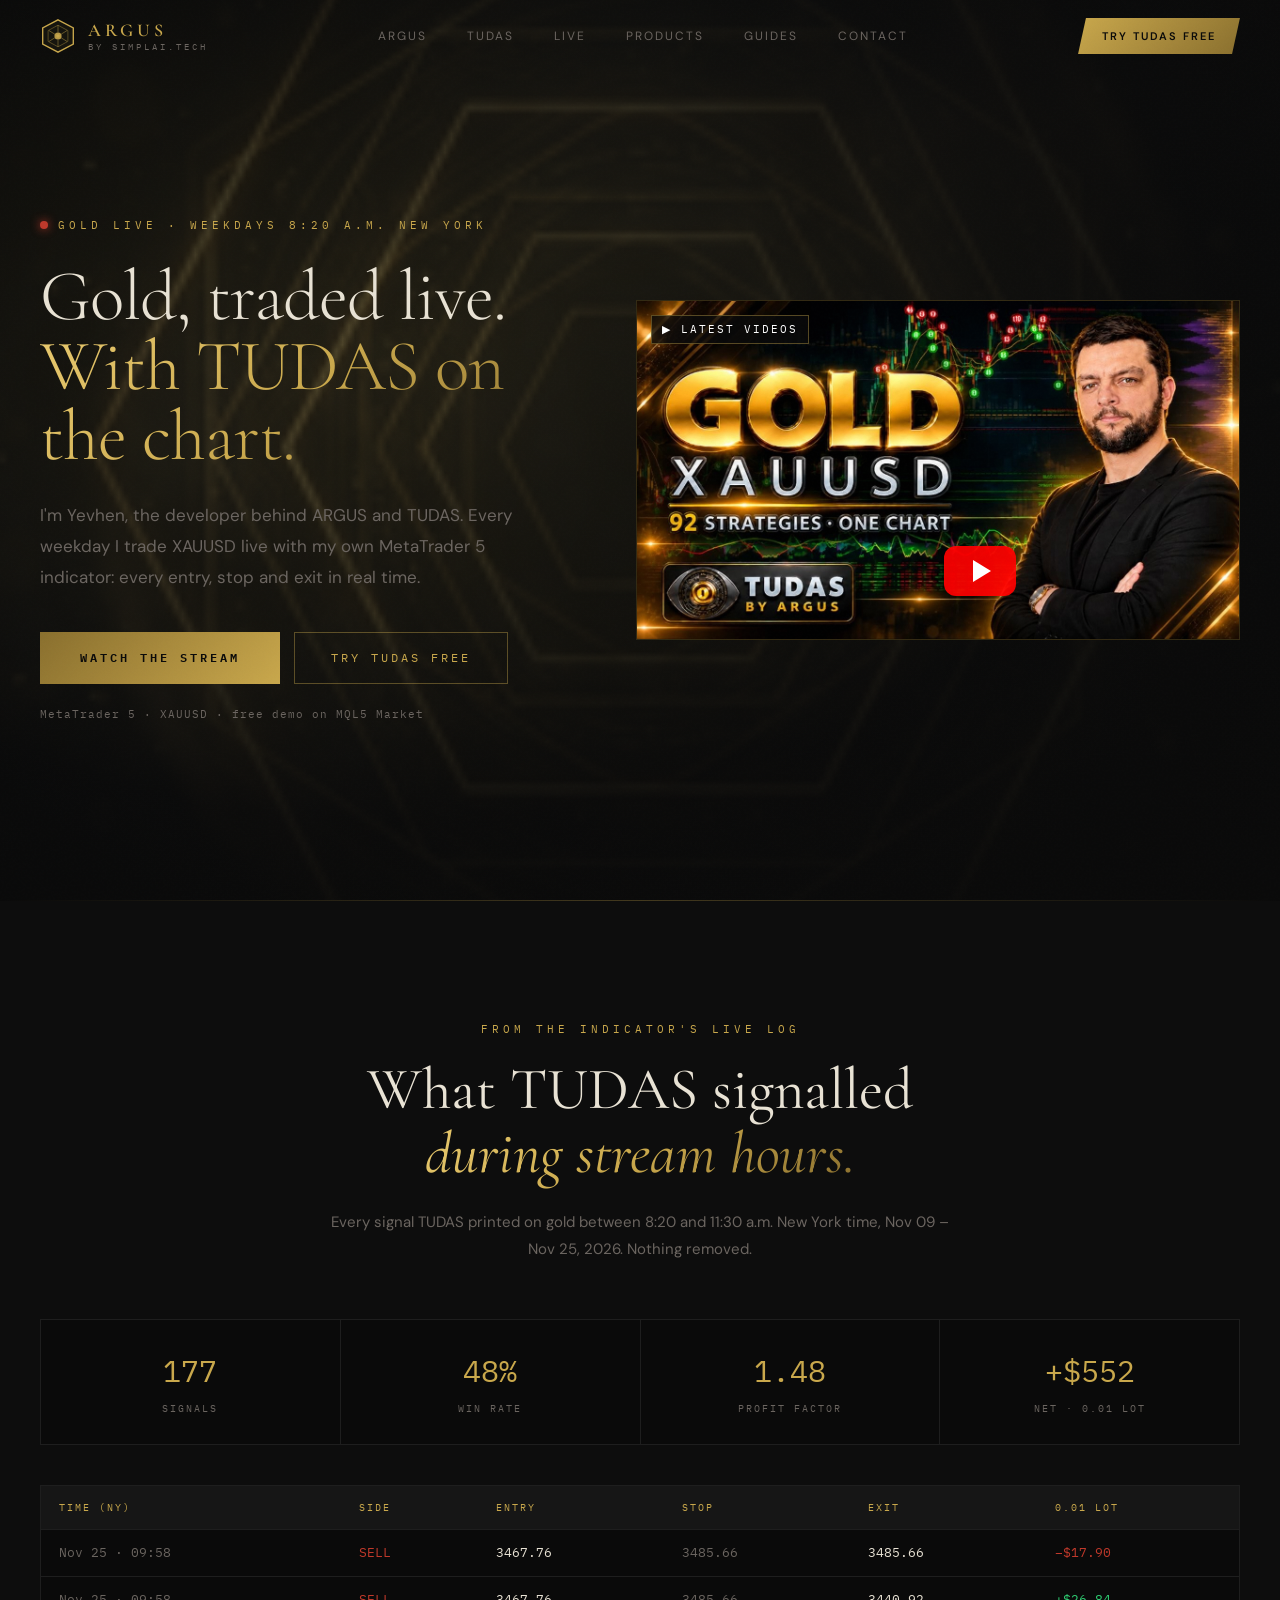
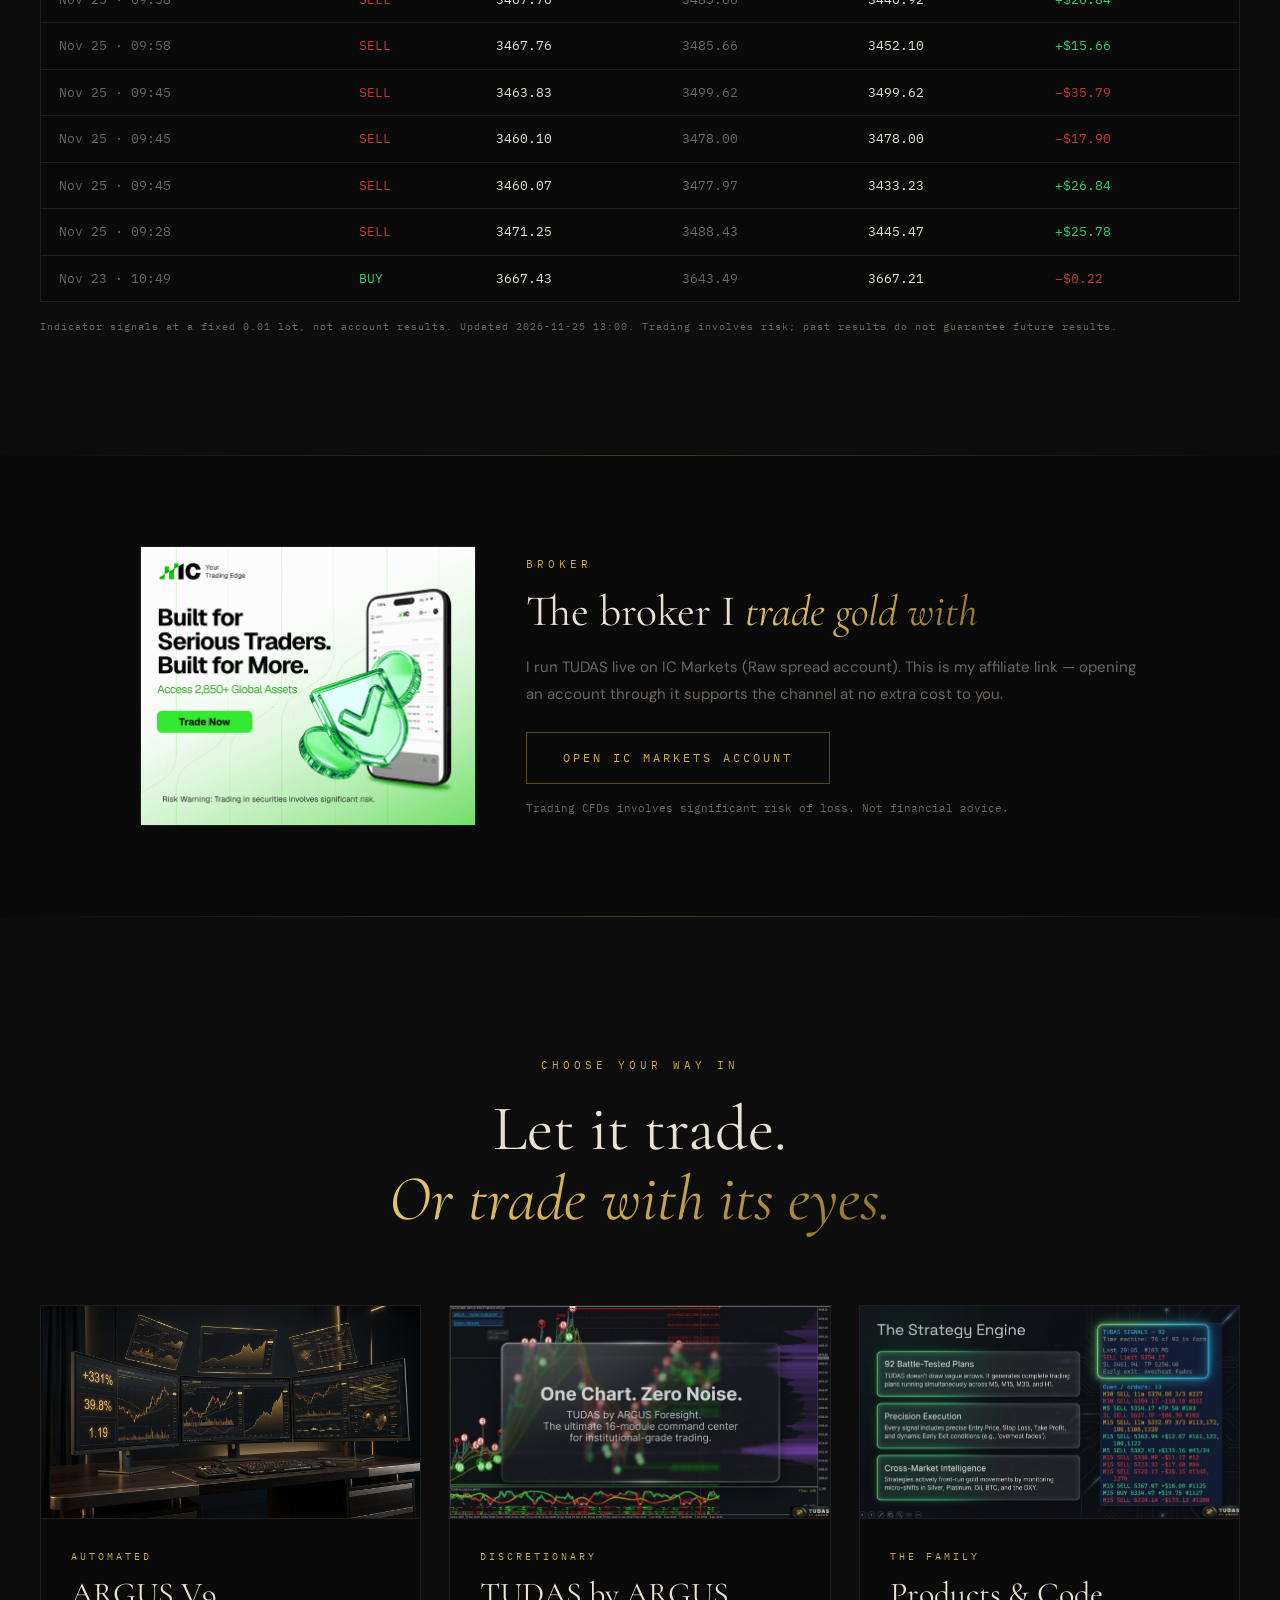
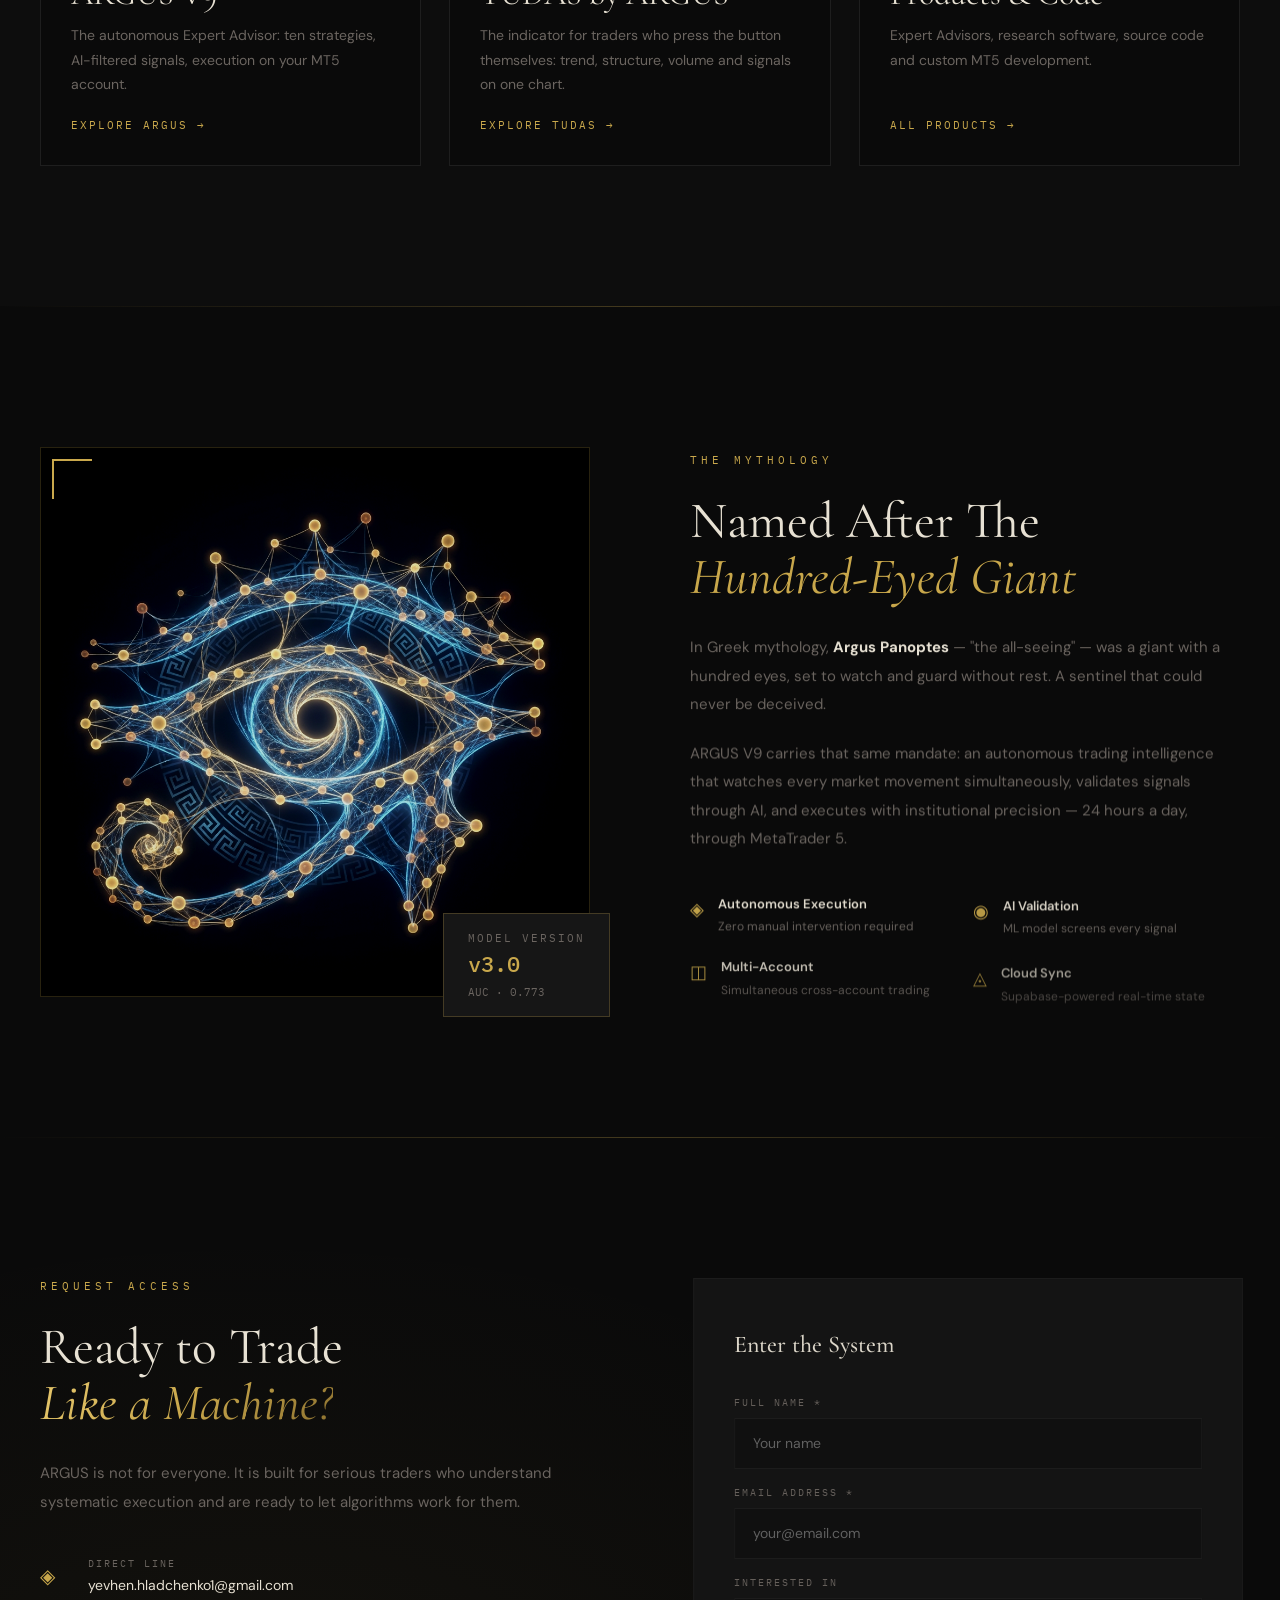
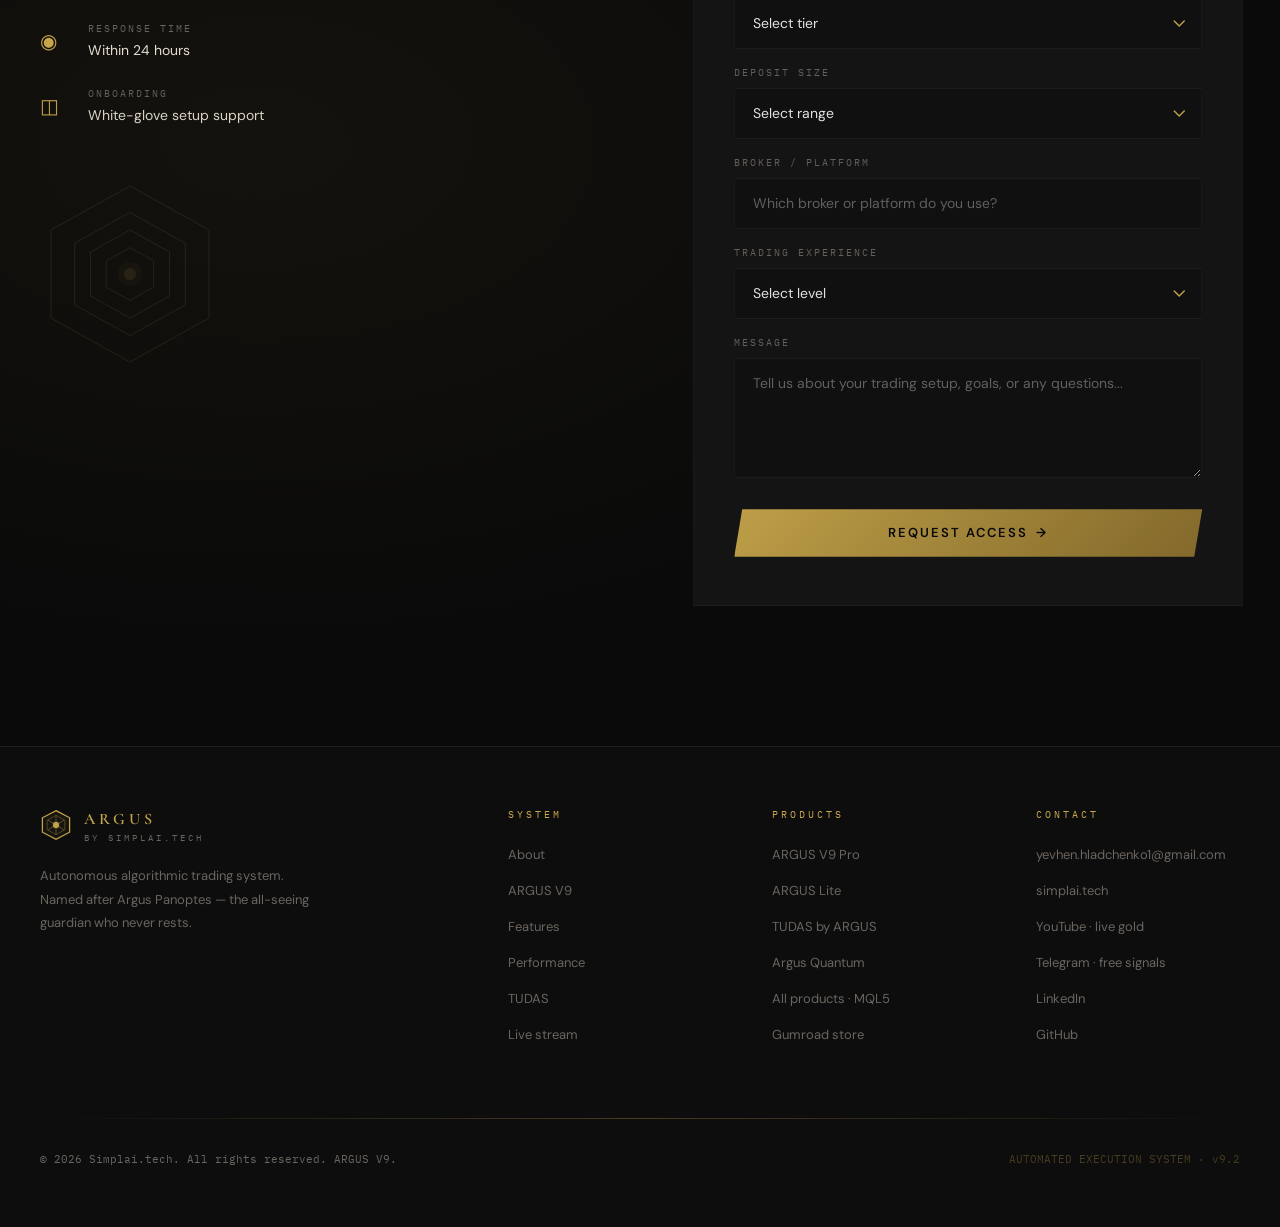
<file: products/index.html>
<!DOCTYPE html><html lang="en"><head>
		<meta charset="UTF-8">
		<meta name="viewport" content="width=device-width, initial-scale=1.0">
		<link rel="icon" href="/argus.ico">

		<!-- Primary SEO -->
		<title>ARGUS V9 — Algorithmic Trading System by Simplai.tech</title>
		<meta name="title" content="ARGUS V9 — Algorithmic Trading System by Simplai.tech">
		<meta name="description" content="ARGUS is an autonomous algorithmic trading system — 10 battle-tested strategies, AI-driven signal validation, and institutional-grade execution through MetaTrader 5. Verified +331% backtest. From $20.">
		<meta name="keywords" content="algorithmic trading, MT5 EA, expert advisor, trading bot, MetaTrader 5, automated trading, AI trading, quantitative trading, Simplai">
		<meta name="author" content="Simplai.tech">
		<meta name="robots" content="index, follow">
		<link rel="canonical" href="https://simplaitech.github.io/products/">

		<!-- AI crawlers: point to llms.txt -->
		<link rel="ai-content-policy" href="/llms.txt">

		<!-- Open Graph -->
		<meta property="og:type" content="website">
		<meta property="og:url" content="https://simplaitech.github.io/">
		<meta property="og:title" content="ARGUS V9 — All-Seeing. All-Knowing. Always Trading.">
		<meta property="og:description" content="Autonomous algorithmic trading system with 10 strategies, AI validation, and +331% verified backtest returns. Get started from $20.">
		<meta property="og:image" content="https://simplaitech.github.io/og-image.png">
		<meta property="og:site_name" content="ARGUS by Simplai.tech">
		<meta property="og:locale" content="en_US">

		<!-- Twitter Card -->
		<meta name="twitter:card" content="summary_large_image">
		<meta name="twitter:title" content="ARGUS V9 — Algorithmic Trading System">
		<meta name="twitter:description" content="Autonomous algorithmic trading for MT5. 10 strategies, AI signal validation, live-verified performance.">
		<meta name="twitter:image" content="https://simplaitech.github.io/og-image.png">

		<meta name="theme-color" content="#0a0a0a">

		<!-- JSON-LD Structured Data -->
		<script type="application/ld+json">
		{
			"@context": "https://schema.org",
			"@type": "SoftwareApplication",
			"name": "ARGUS V9",
			"alternateName": "ARGUS Algorithmic Trading System",
			"applicationCategory": "FinanceApplication",
			"operatingSystem": "MetaTrader 5",
			"url": "https://simplaitech.github.io",
			"description": "Autonomous algorithmic trading system with 10 battle-tested strategies, AI signal validation (AUC 0.773), and institutional-grade execution through MetaTrader 5. Verified +331% backtest over 3 years.",
			"offers": [
				{
					"@type": "Offer",
					"name": "ARGUS Lite",
					"price": "20",
					"priceCurrency": "USD",
					"description": "Entry-level access to ARGUS algorithmic trading system for MetaTrader 5."
				},
				{
					"@type": "Offer",
					"name": "ARGUS Pro",
					"description": "Full 10-strategy suite with multi-account execution, AI validator, and dedicated onboarding. Contact for pricing."
				}
			],
			"author": {
				"@type": "Organization",
				"name": "Simplai.tech",
				"url": "https://simplai.tech",
				"email": "yevhen.hladchenko1@gmail.com"
			},
			"featureList": [
				"10 proprietary trading strategies",
				"AI signal validation (ML model, AUC 0.773)",
				"Multi-account execution",
				"Telegram real-time alerts",
				"Economic news guard",
				"Session-aware trading (Asia, London, New York)",
				"Dynamic risk management",
				"Full backtest suite with Monte Carlo simulation"
			],
			"screenshot": "https://simplaitech.github.io/proof-analytics.png"
		}
		</script>

		<script type="application/ld+json">
		{
			"@context": "https://schema.org",
			"@type": "FAQPage",
			"mainEntity": [
				{
					"@type": "Question",
					"name": "Do I need trading experience to use ARGUS?",
					"acceptedAnswer": {
						"@type": "Answer",
						"text": "No. ARGUS handles signal generation, validation, and execution automatically. A personal setup call is included with every plan."
					}
				},
				{
					"@type": "Question",
					"name": "Which brokers does ARGUS support?",
					"acceptedAnswer": {
						"@type": "Answer",
						"text": "Any MT5-compatible broker. ARGUS connects via the standard MetaTrader 5 terminal."
					}
				},
				{
					"@type": "Question",
					"name": "What is the difference between ARGUS Lite and ARGUS Pro?",
					"acceptedAnswer": {
						"@type": "Answer",
						"text": "ARGUS Lite ($20 one-time) provides entry-level access with core strategies for a single MT5 account. ARGUS Pro includes the full 10-strategy suite, multi-account execution, AI Signal Validator, and dedicated onboarding. Contact for Pro pricing."
					}
				},
				{
					"@type": "Question",
					"name": "How quickly can I start trading with ARGUS?",
					"acceptedAnswer": {
						"@type": "Answer",
						"text": "After payment, setup takes under 48 hours including your personal onboarding call."
					}
				}
			]
		}
		</script>
		<script type="module" crossorigin="" src="/assets/index-Ds5tJYiq.js"></script>
		<link rel="modulepreload" crossorigin="" href="/assets/react-BYOhtk1D.js">
		<link rel="modulepreload" crossorigin="" href="/assets/icons-CG9duShP.js">
		<link rel="modulepreload" crossorigin="" href="/assets/gsap-I1jVCVBc.js">
		<link rel="stylesheet" crossorigin="" href="/assets/index-C5UFaYpW.css">
	<script defer="" src="/runable.js" data-hostname="" data-url="https://r.lilstts.com/events"></script></head>
	<body>
		<div id="root"></div>
	

<script src="/bf-banner.js" defer></script></body></html>
</file>
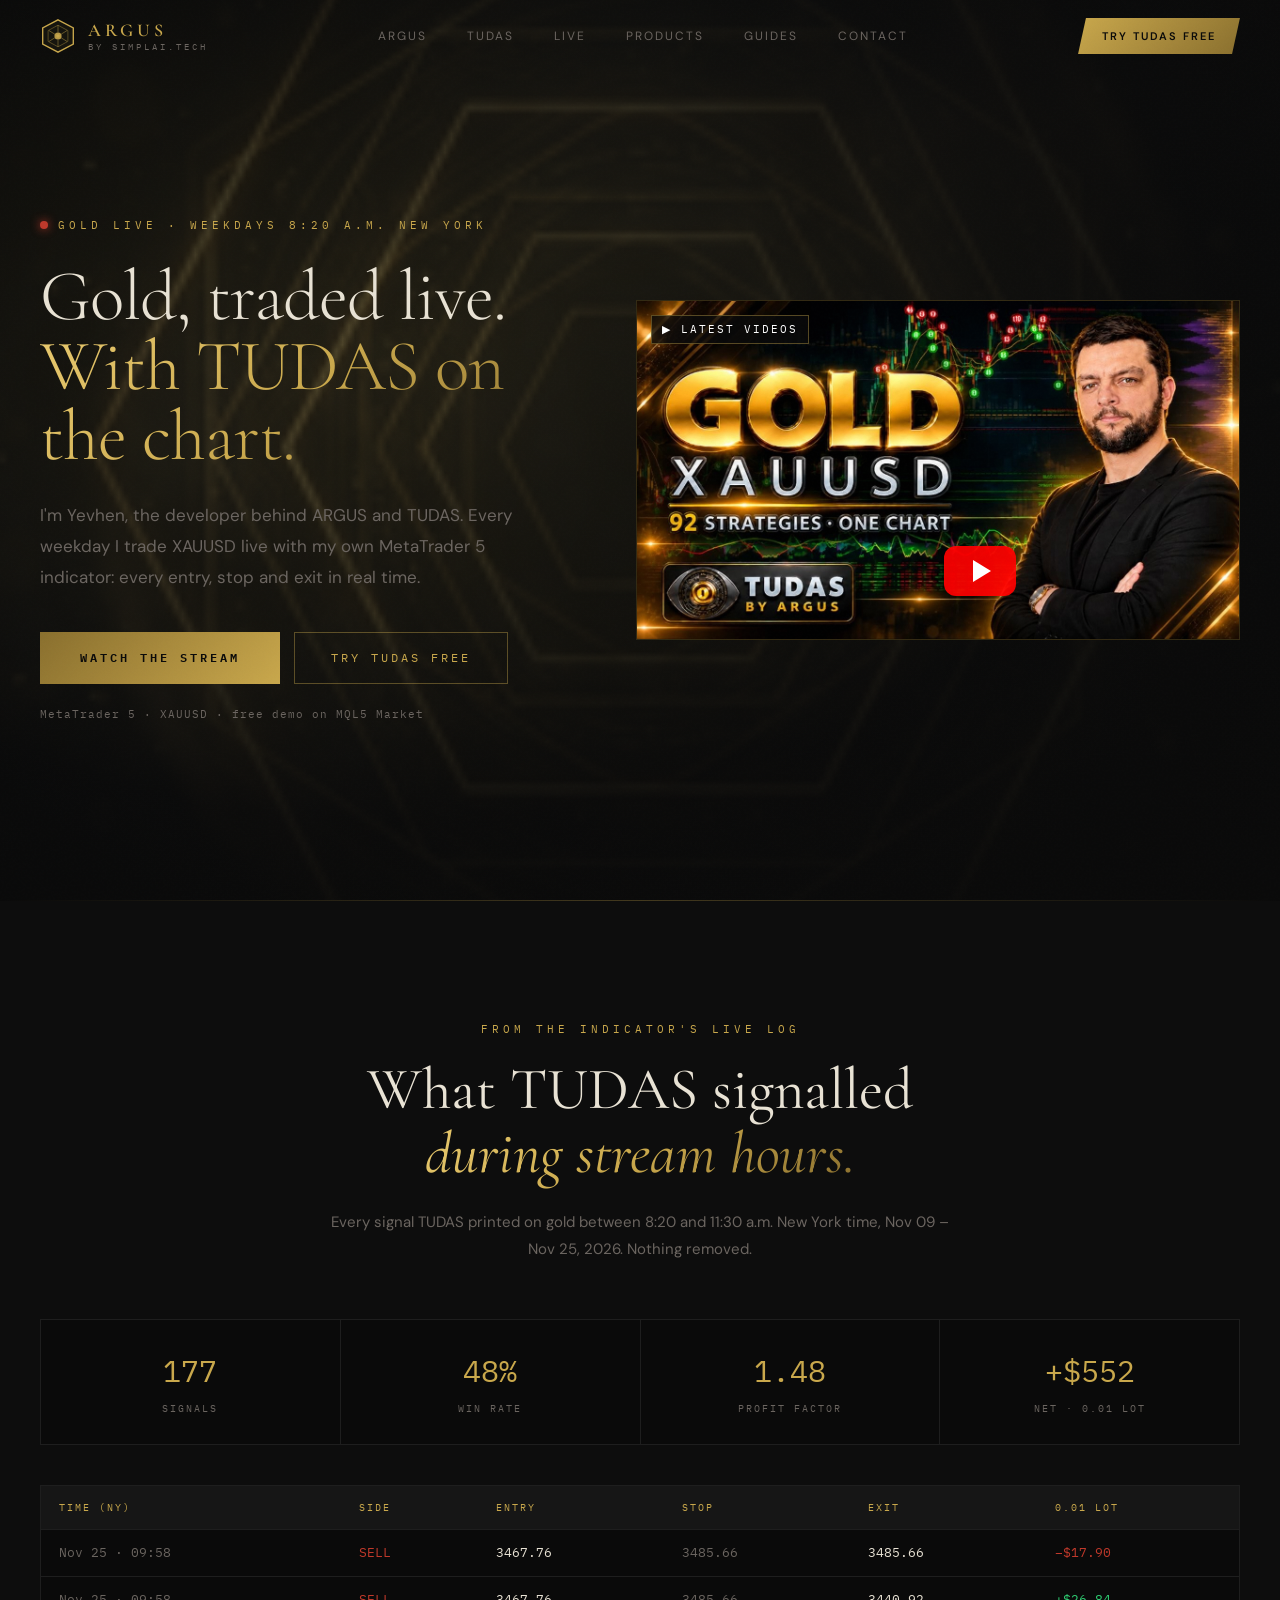
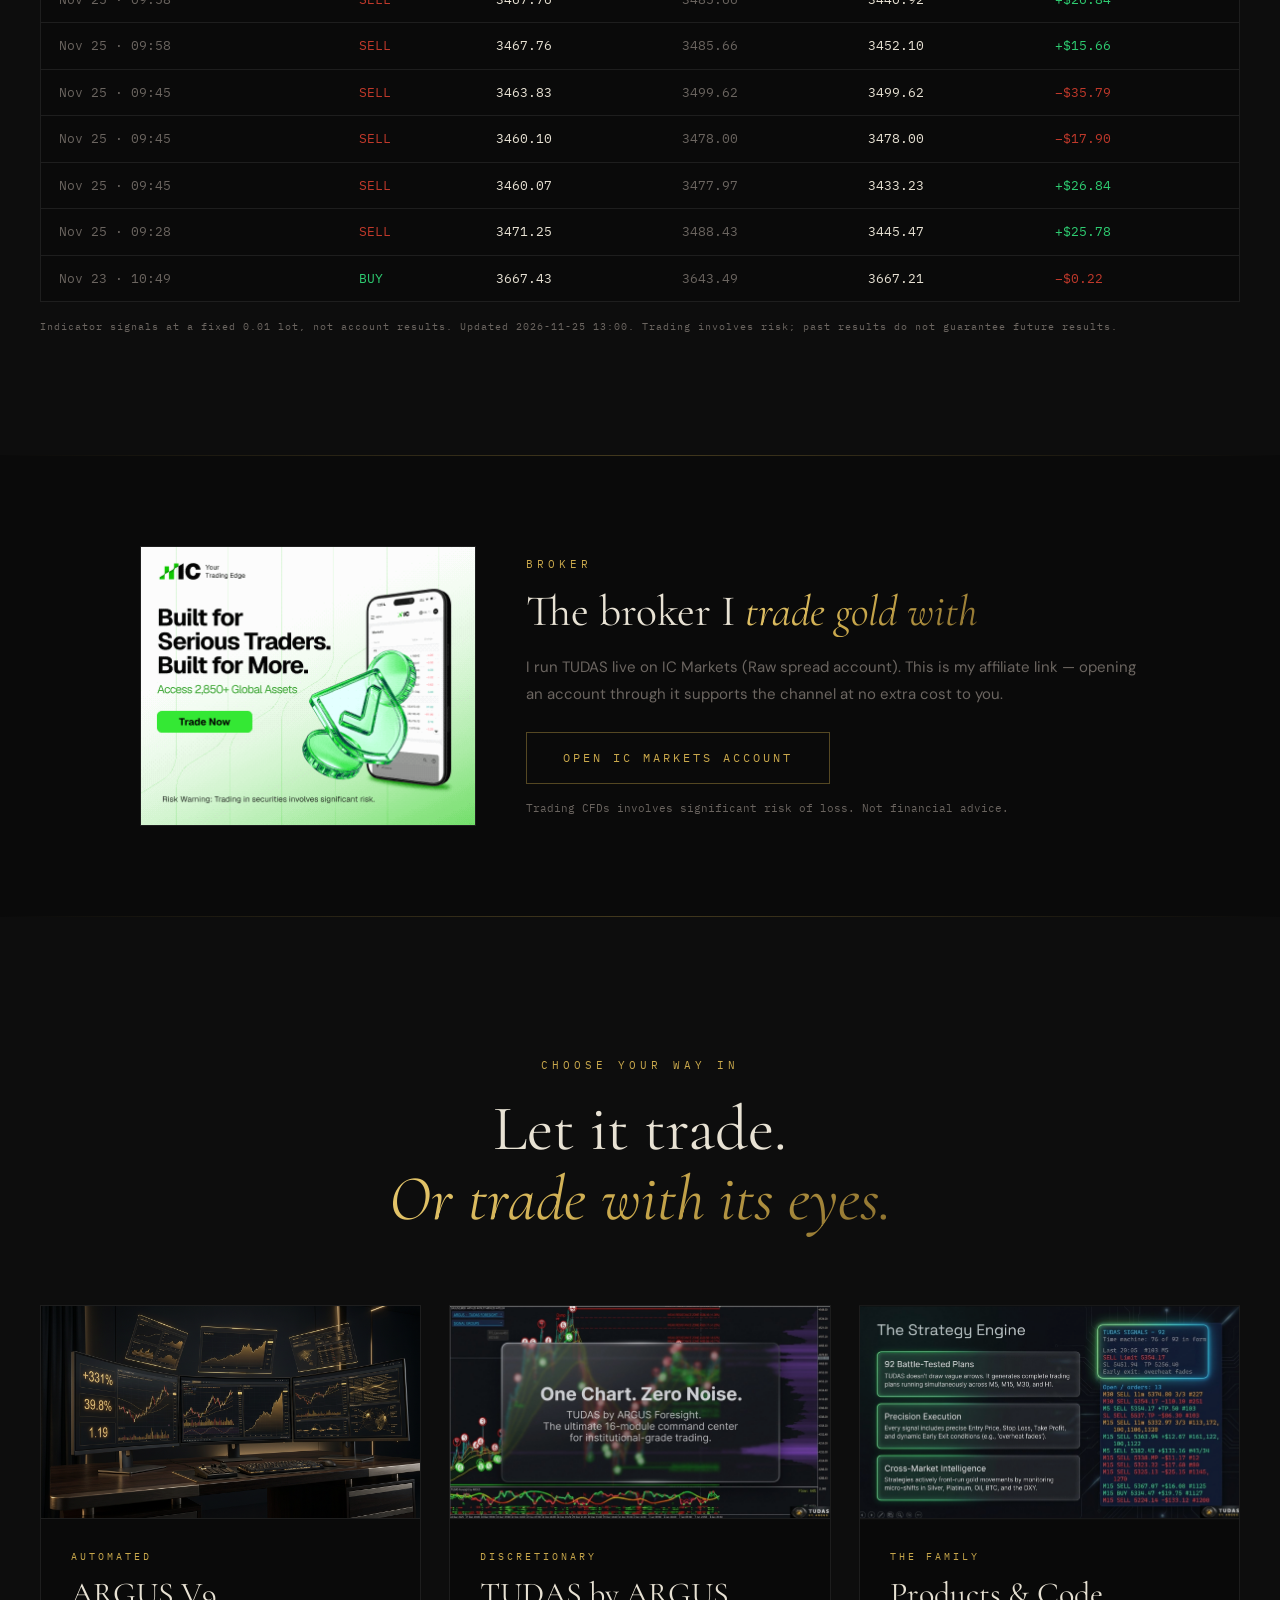
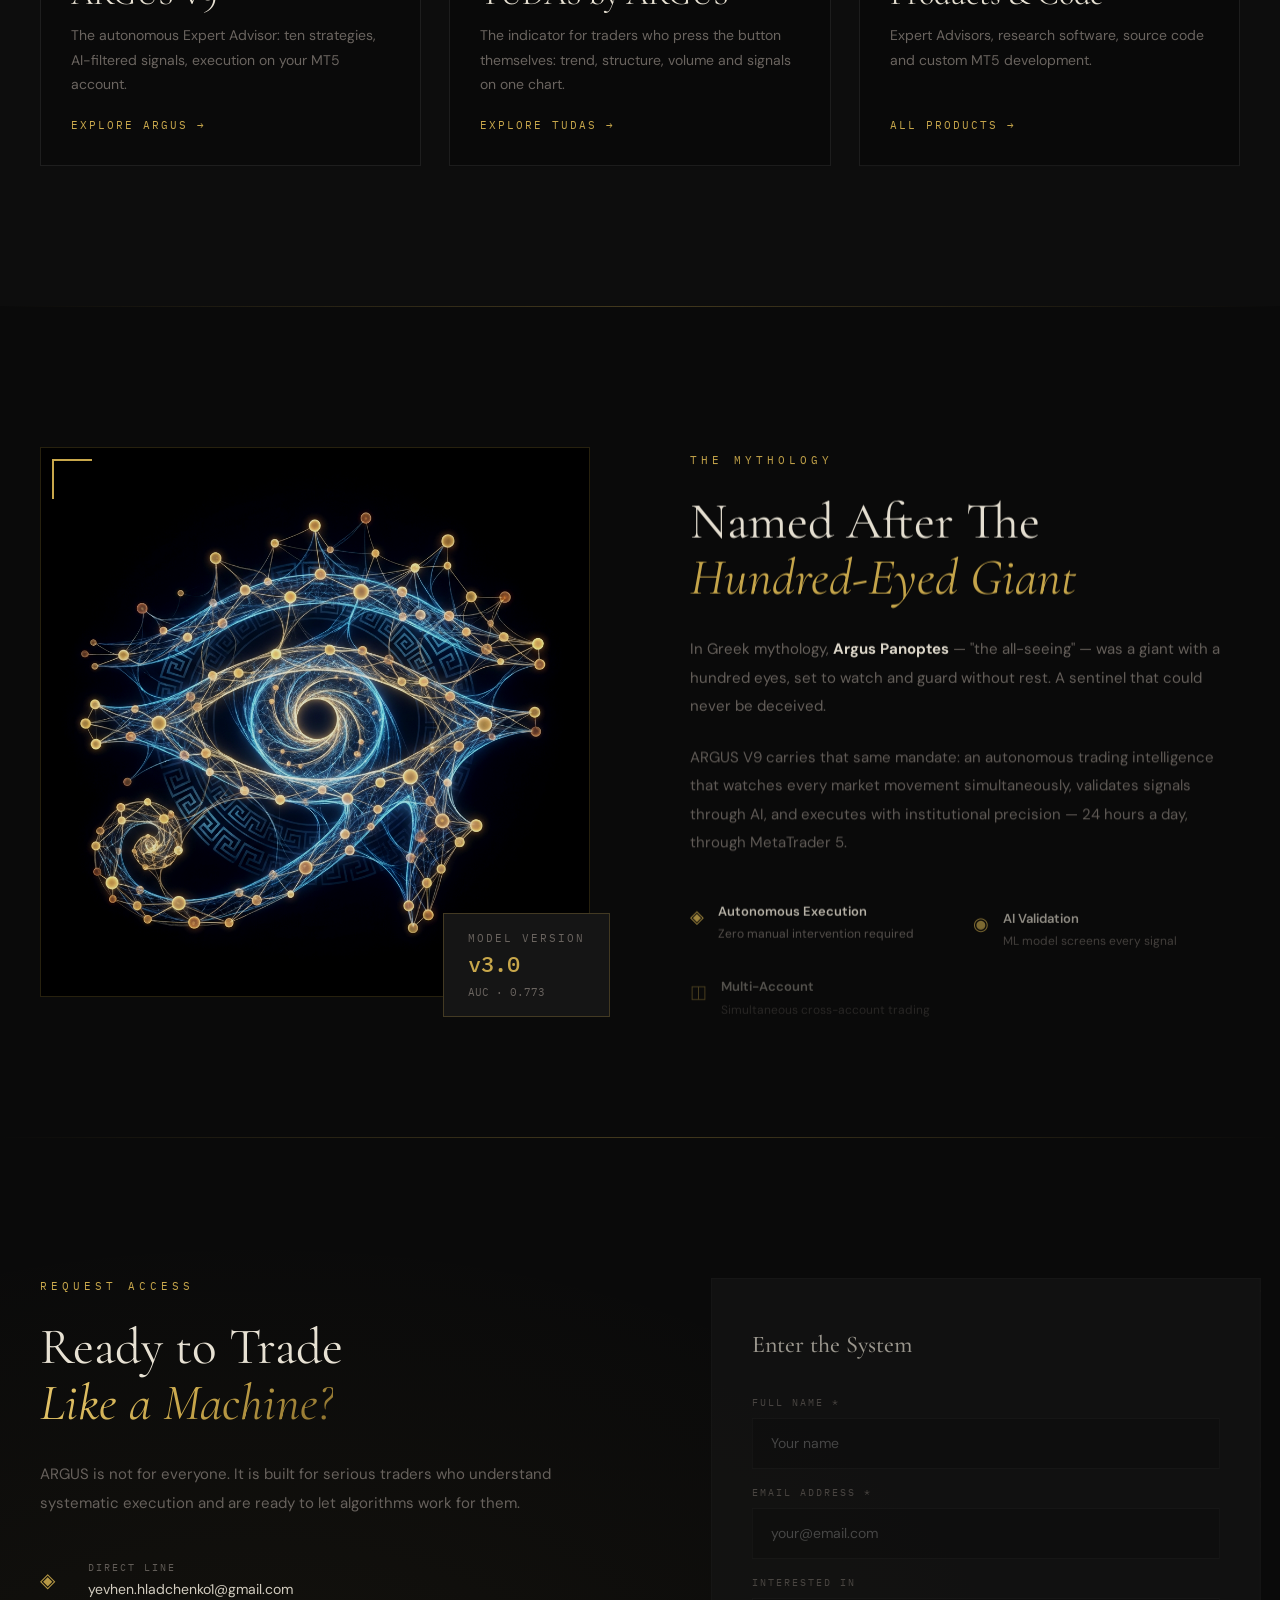
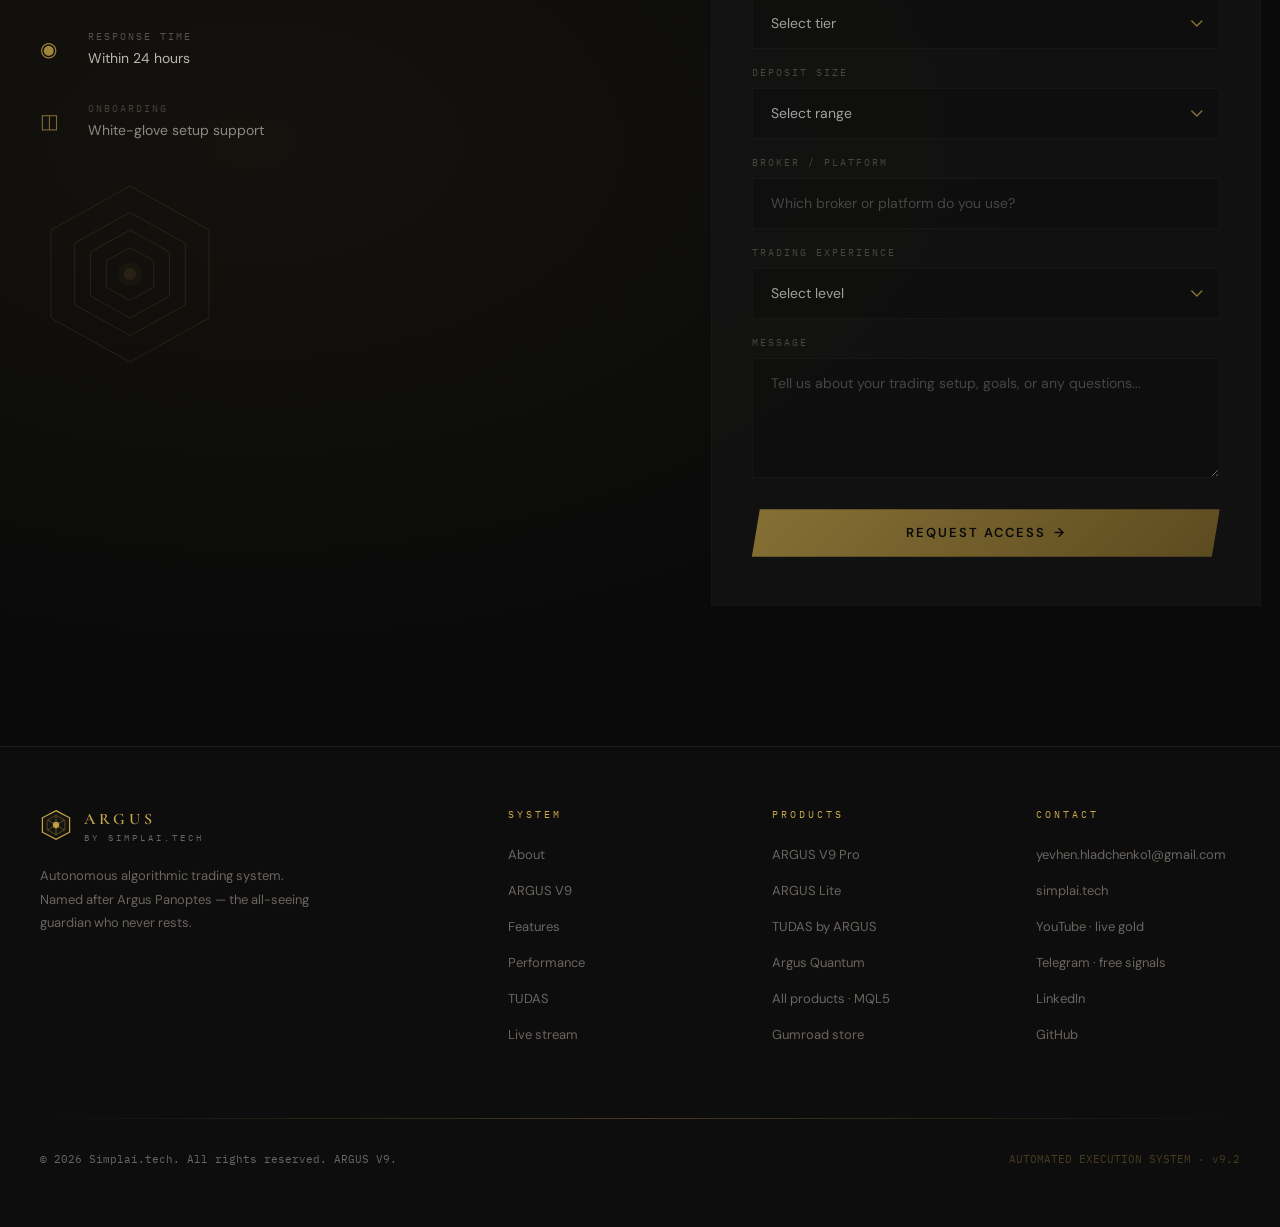
<file: tudas/index.html>
<!DOCTYPE html><html lang="en"><head>
		<meta charset="UTF-8">
		<meta name="viewport" content="width=device-width, initial-scale=1.0">
		<link rel="icon" href="/argus.ico">

		<!-- Primary SEO -->
		<title>ARGUS V9 — Algorithmic Trading System by Simplai.tech</title>
		<meta name="title" content="ARGUS V9 — Algorithmic Trading System by Simplai.tech">
		<meta name="description" content="ARGUS is an autonomous algorithmic trading system — 10 battle-tested strategies, AI-driven signal validation, and institutional-grade execution through MetaTrader 5. Verified +331% backtest. From $20.">
		<meta name="keywords" content="algorithmic trading, MT5 EA, expert advisor, trading bot, MetaTrader 5, automated trading, AI trading, quantitative trading, Simplai">
		<meta name="author" content="Simplai.tech">
		<meta name="robots" content="index, follow">
		<link rel="canonical" href="https://simplaitech.github.io/tudas/">

		<!-- AI crawlers: point to llms.txt -->
		<link rel="ai-content-policy" href="/llms.txt">

		<!-- Open Graph -->
		<meta property="og:type" content="website">
		<meta property="og:url" content="https://simplaitech.github.io/">
		<meta property="og:title" content="ARGUS V9 — All-Seeing. All-Knowing. Always Trading.">
		<meta property="og:description" content="Autonomous algorithmic trading system with 10 strategies, AI validation, and +331% verified backtest returns. Get started from $20.">
		<meta property="og:image" content="https://simplaitech.github.io/og-image.png">
		<meta property="og:site_name" content="ARGUS by Simplai.tech">
		<meta property="og:locale" content="en_US">

		<!-- Twitter Card -->
		<meta name="twitter:card" content="summary_large_image">
		<meta name="twitter:title" content="ARGUS V9 — Algorithmic Trading System">
		<meta name="twitter:description" content="Autonomous algorithmic trading for MT5. 10 strategies, AI signal validation, live-verified performance.">
		<meta name="twitter:image" content="https://simplaitech.github.io/og-image.png">

		<meta name="theme-color" content="#0a0a0a">

		<!-- JSON-LD Structured Data -->
		<script type="application/ld+json">
		{
			"@context": "https://schema.org",
			"@type": "SoftwareApplication",
			"name": "ARGUS V9",
			"alternateName": "ARGUS Algorithmic Trading System",
			"applicationCategory": "FinanceApplication",
			"operatingSystem": "MetaTrader 5",
			"url": "https://simplaitech.github.io",
			"description": "Autonomous algorithmic trading system with 10 battle-tested strategies, AI signal validation (AUC 0.773), and institutional-grade execution through MetaTrader 5. Verified +331% backtest over 3 years.",
			"offers": [
				{
					"@type": "Offer",
					"name": "ARGUS Lite",
					"price": "20",
					"priceCurrency": "USD",
					"description": "Entry-level access to ARGUS algorithmic trading system for MetaTrader 5."
				},
				{
					"@type": "Offer",
					"name": "ARGUS Pro",
					"description": "Full 10-strategy suite with multi-account execution, AI validator, and dedicated onboarding. Contact for pricing."
				}
			],
			"author": {
				"@type": "Organization",
				"name": "Simplai.tech",
				"url": "https://simplai.tech",
				"email": "yevhen.hladchenko1@gmail.com"
			},
			"featureList": [
				"10 proprietary trading strategies",
				"AI signal validation (ML model, AUC 0.773)",
				"Multi-account execution",
				"Telegram real-time alerts",
				"Economic news guard",
				"Session-aware trading (Asia, London, New York)",
				"Dynamic risk management",
				"Full backtest suite with Monte Carlo simulation"
			],
			"screenshot": "https://simplaitech.github.io/proof-analytics.png"
		}
		</script>

		<script type="application/ld+json">
		{
			"@context": "https://schema.org",
			"@type": "FAQPage",
			"mainEntity": [
				{
					"@type": "Question",
					"name": "Do I need trading experience to use ARGUS?",
					"acceptedAnswer": {
						"@type": "Answer",
						"text": "No. ARGUS handles signal generation, validation, and execution automatically. A personal setup call is included with every plan."
					}
				},
				{
					"@type": "Question",
					"name": "Which brokers does ARGUS support?",
					"acceptedAnswer": {
						"@type": "Answer",
						"text": "Any MT5-compatible broker. ARGUS connects via the standard MetaTrader 5 terminal."
					}
				},
				{
					"@type": "Question",
					"name": "What is the difference between ARGUS Lite and ARGUS Pro?",
					"acceptedAnswer": {
						"@type": "Answer",
						"text": "ARGUS Lite ($20 one-time) provides entry-level access with core strategies for a single MT5 account. ARGUS Pro includes the full 10-strategy suite, multi-account execution, AI Signal Validator, and dedicated onboarding. Contact for Pro pricing."
					}
				},
				{
					"@type": "Question",
					"name": "How quickly can I start trading with ARGUS?",
					"acceptedAnswer": {
						"@type": "Answer",
						"text": "After payment, setup takes under 48 hours including your personal onboarding call."
					}
				}
			]
		}
		</script>
		<script type="module" crossorigin="" src="/assets/index-Ds5tJYiq.js"></script>
		<link rel="modulepreload" crossorigin="" href="/assets/react-BYOhtk1D.js">
		<link rel="modulepreload" crossorigin="" href="/assets/icons-CG9duShP.js">
		<link rel="modulepreload" crossorigin="" href="/assets/gsap-I1jVCVBc.js">
		<link rel="stylesheet" crossorigin="" href="/assets/index-C5UFaYpW.css">
	<script defer="" src="/runable.js" data-hostname="" data-url="https://r.lilstts.com/events"></script></head>
	<body>
		<div id="root"></div>
	

<script src="/bf-banner.js" defer></script></body></html>
</file>
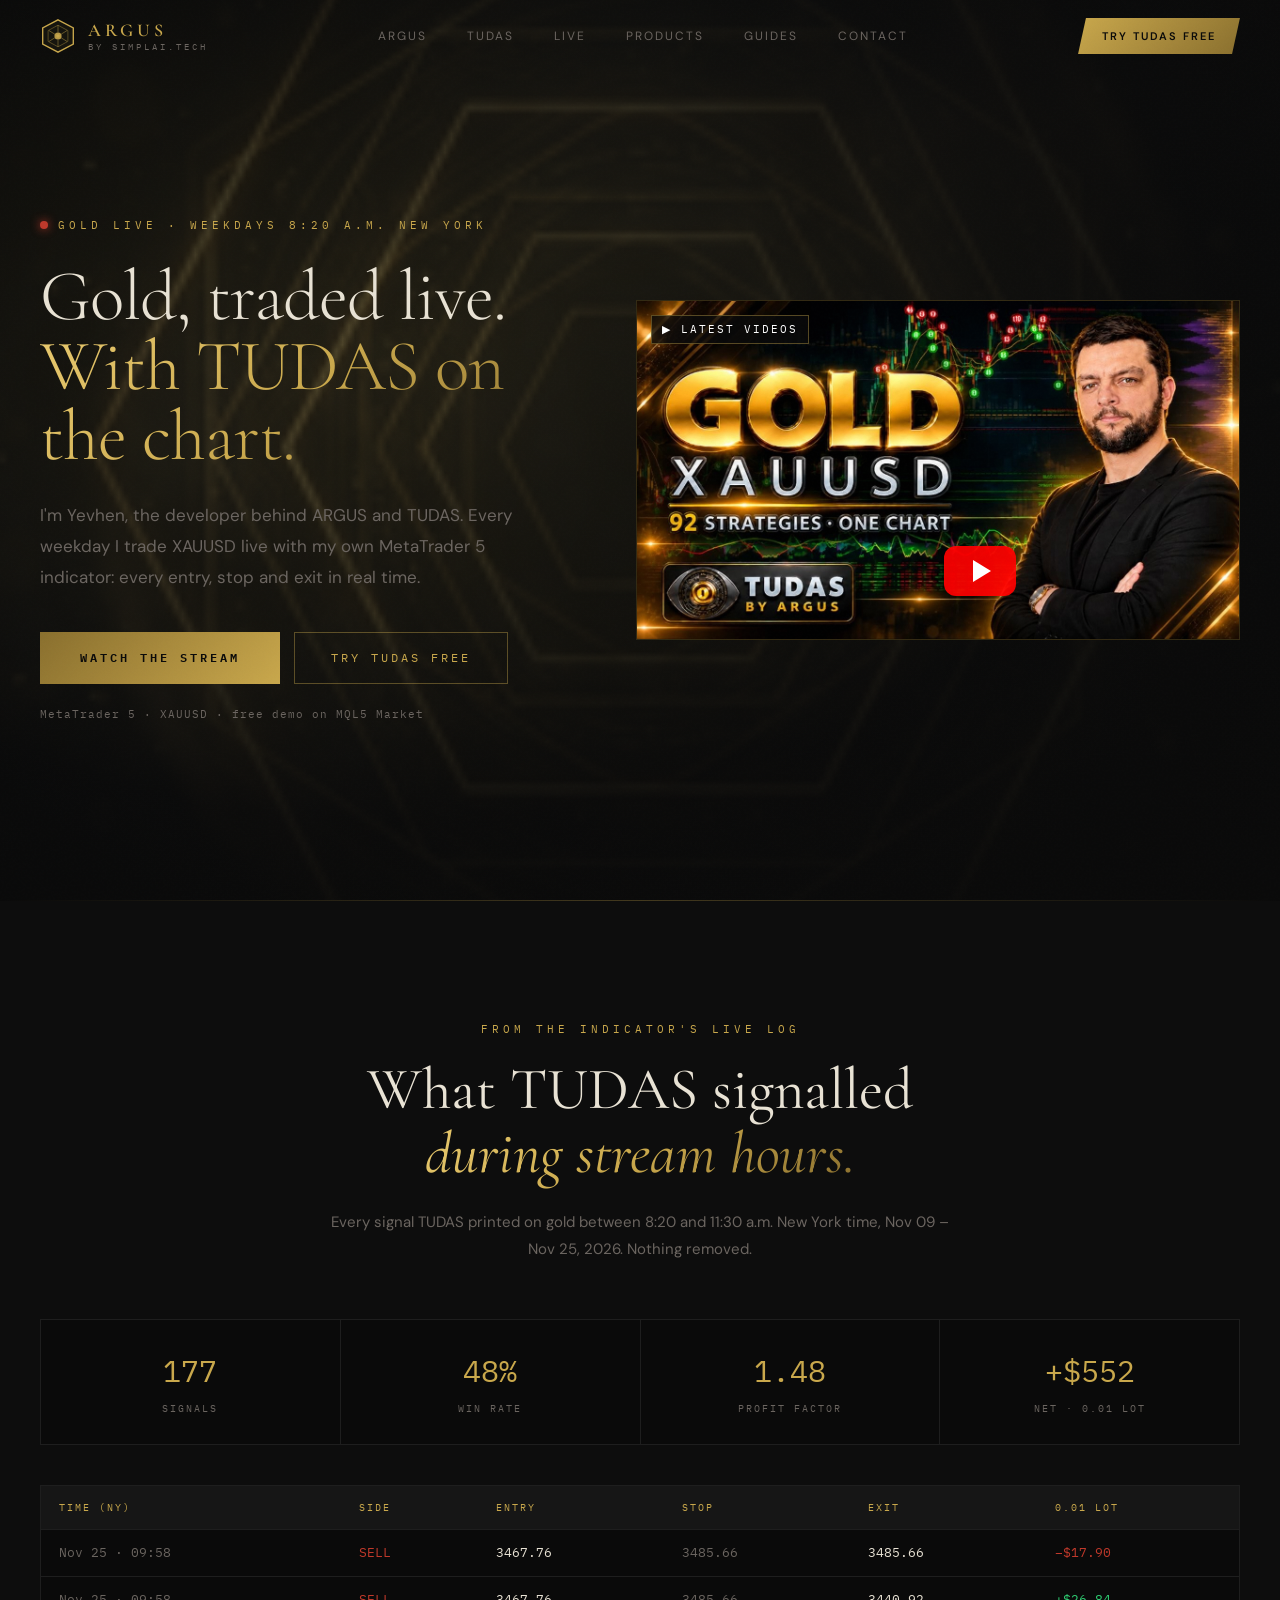
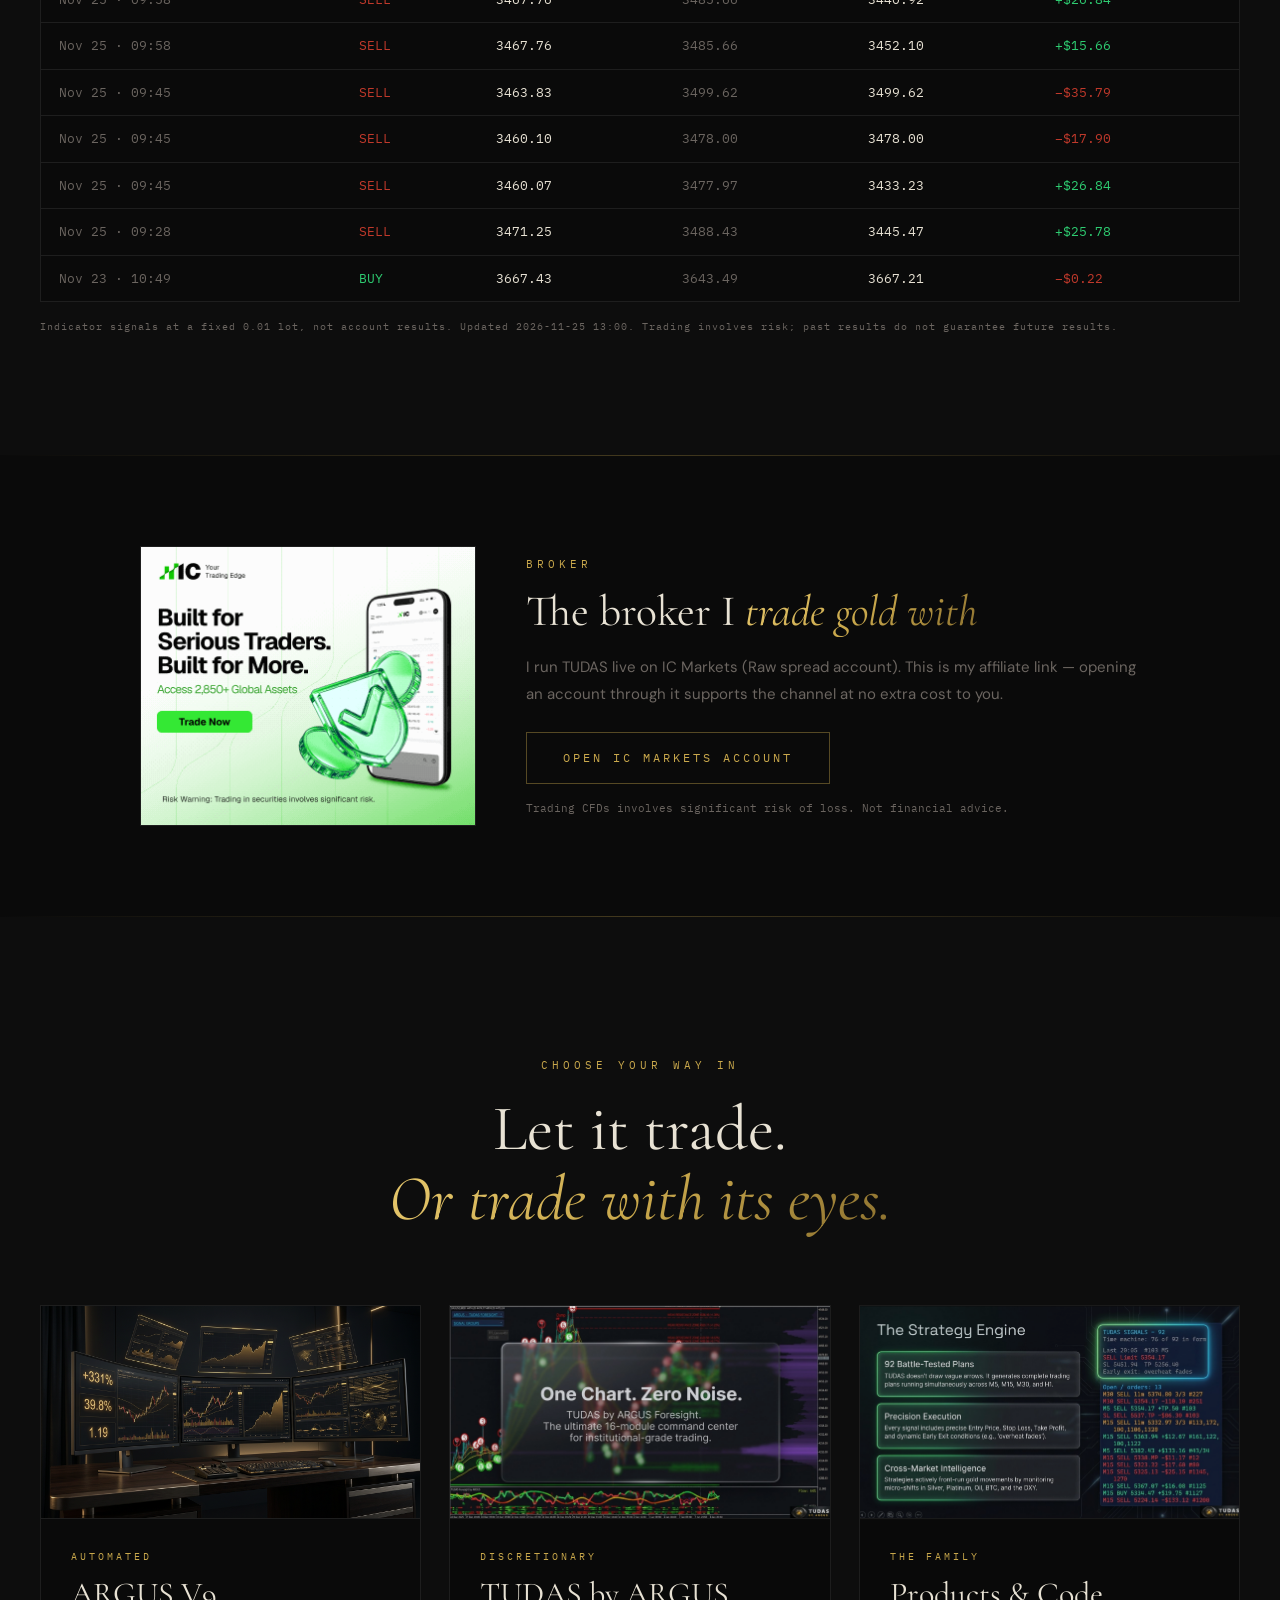
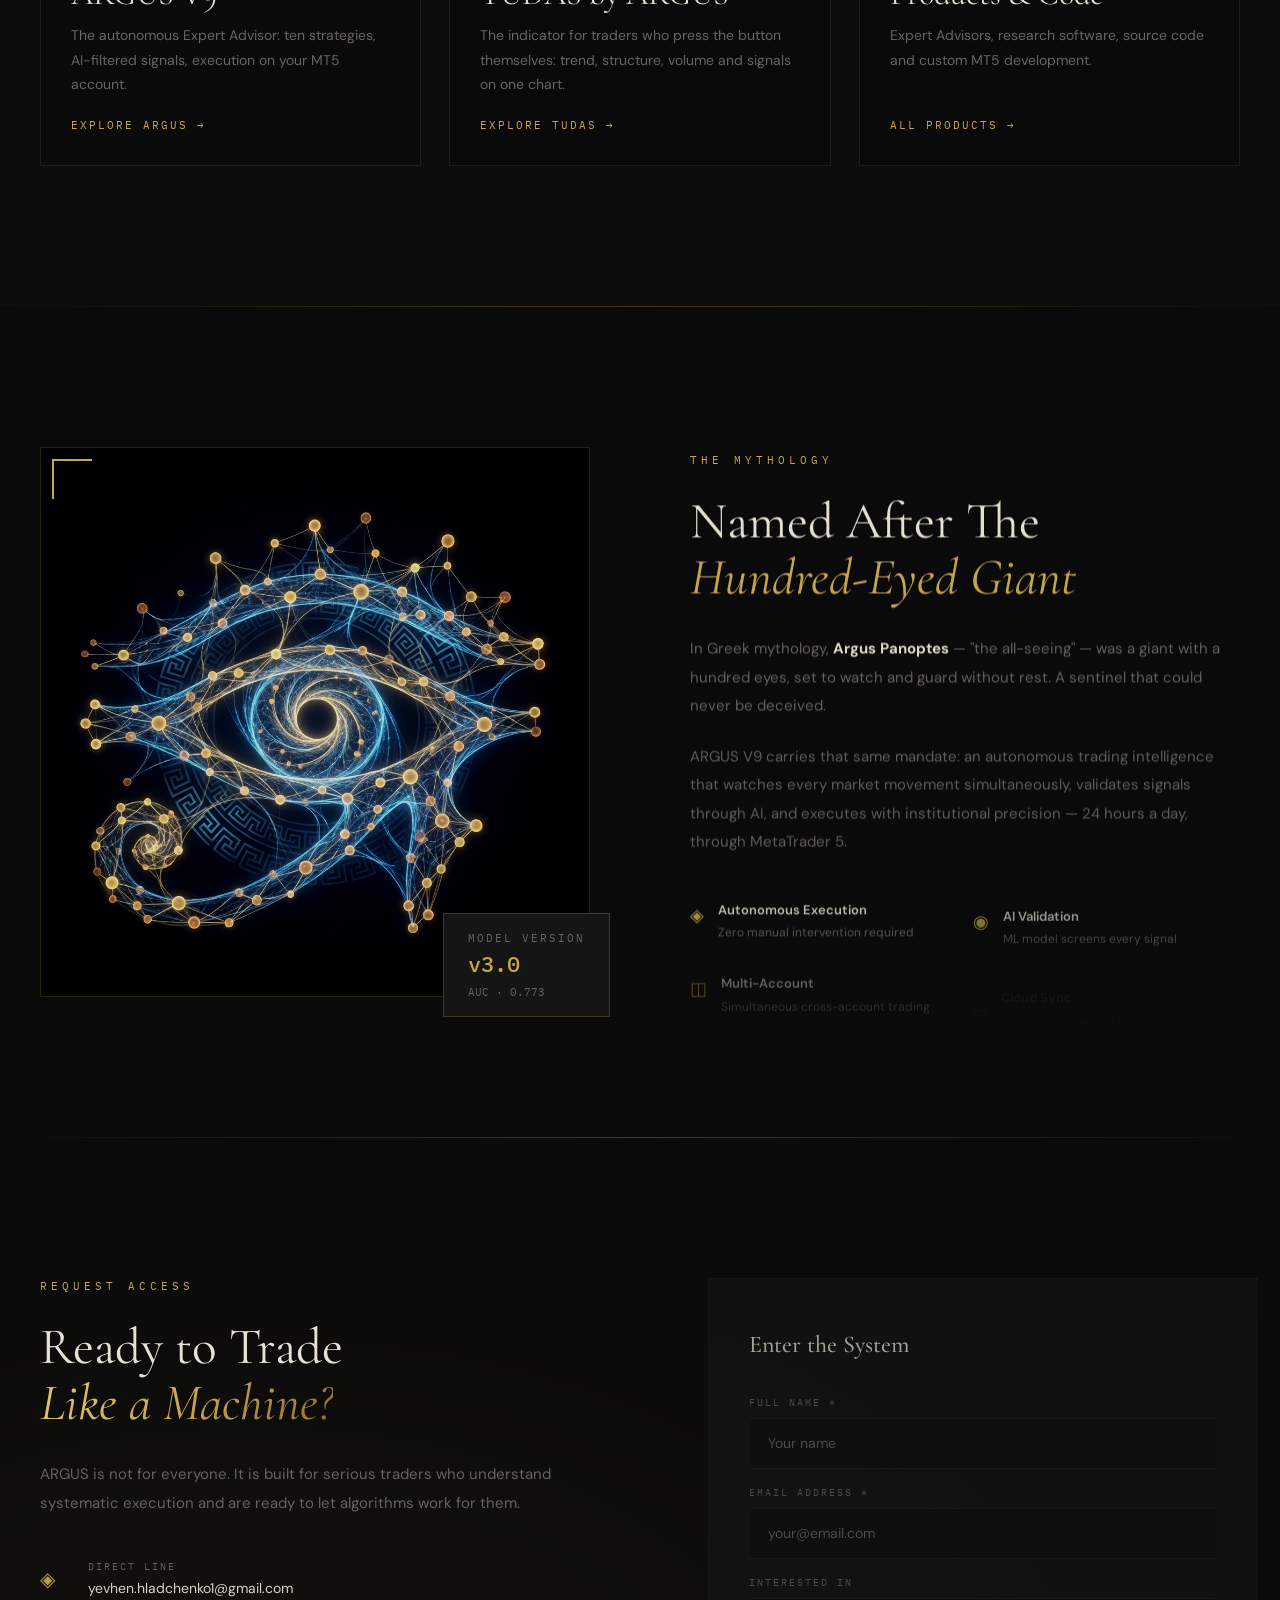
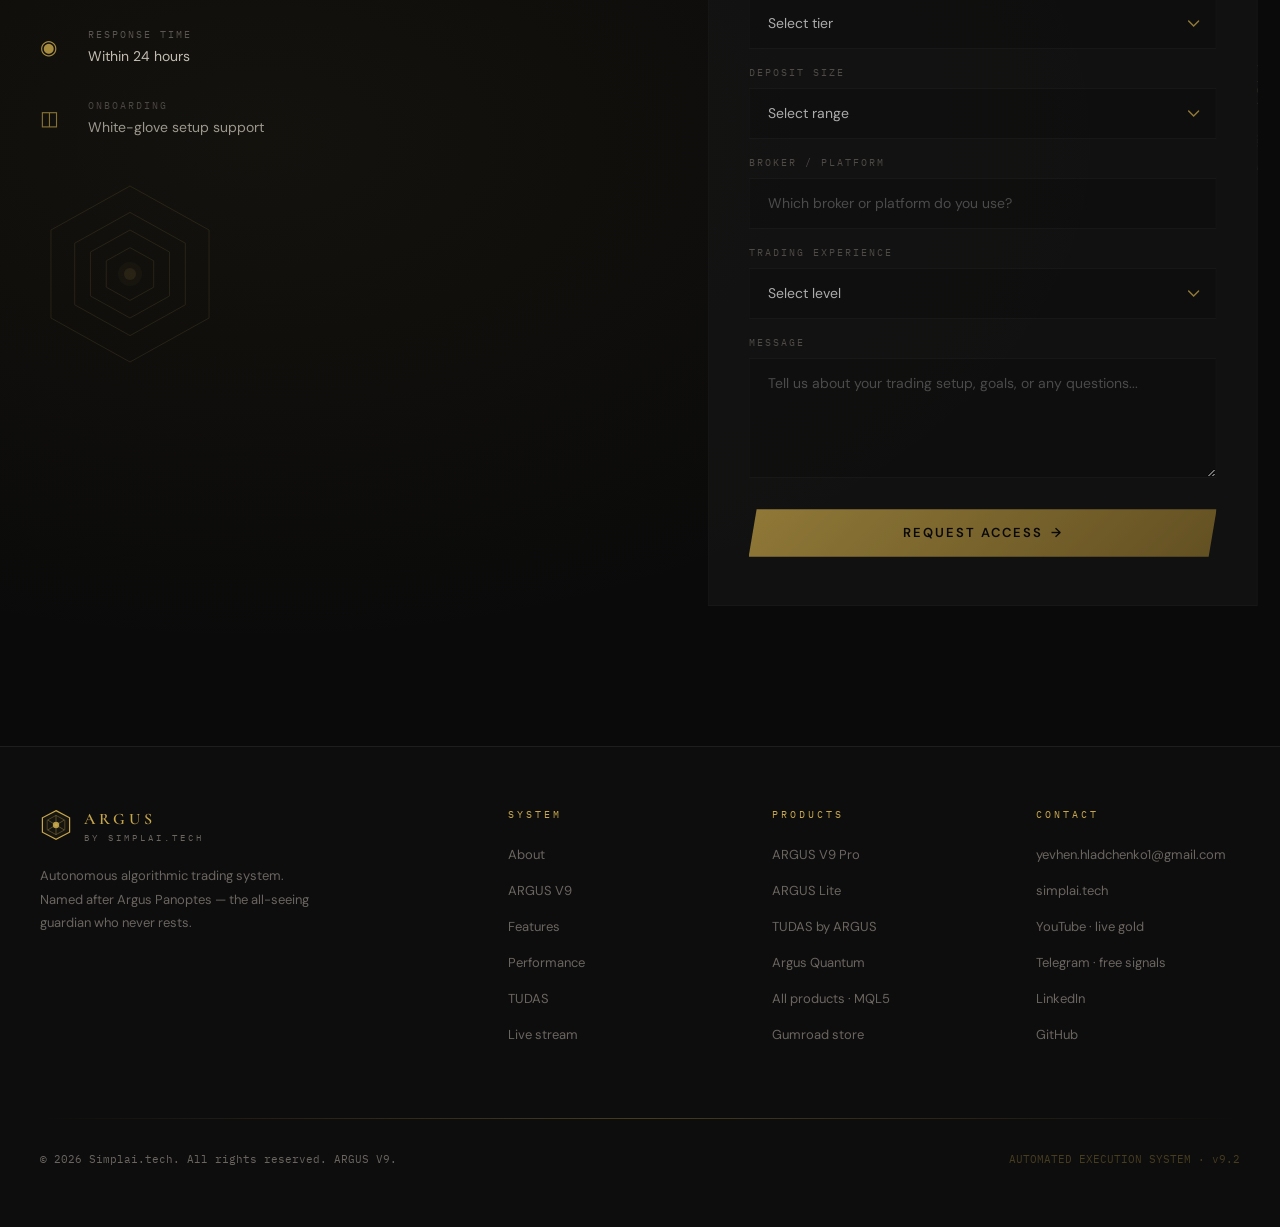
<file: learn/gold-divergence-11-oscillators/index.html>
<!DOCTYPE html><html lang="en"><head>
		<meta charset="UTF-8">
		<meta name="viewport" content="width=device-width, initial-scale=1.0">
		<link rel="icon" href="/argus.ico">

		<!-- Primary SEO -->
		<title>ARGUS V9 — Algorithmic Trading System by Simplai.tech</title>
		<meta name="title" content="ARGUS V9 — Algorithmic Trading System by Simplai.tech">
		<meta name="description" content="ARGUS is an autonomous algorithmic trading system — 10 battle-tested strategies, AI-driven signal validation, and institutional-grade execution through MetaTrader 5. Verified +331% backtest. From $20.">
		<meta name="keywords" content="algorithmic trading, MT5 EA, expert advisor, trading bot, MetaTrader 5, automated trading, AI trading, quantitative trading, Simplai">
		<meta name="author" content="Simplai.tech">
		<meta name="robots" content="index, follow">
		<link rel="canonical" href="https://simplaitech.github.io/learn/gold-divergence-11-oscillators/">

		<!-- AI crawlers: point to llms.txt -->
		<link rel="ai-content-policy" href="/llms.txt">

		<!-- Open Graph -->
		<meta property="og:type" content="website">
		<meta property="og:url" content="https://simplaitech.github.io/">
		<meta property="og:title" content="ARGUS V9 — All-Seeing. All-Knowing. Always Trading.">
		<meta property="og:description" content="Autonomous algorithmic trading system with 10 strategies, AI validation, and +331% verified backtest returns. Get started from $20.">
		<meta property="og:image" content="https://simplaitech.github.io/og-image.png">
		<meta property="og:site_name" content="ARGUS by Simplai.tech">
		<meta property="og:locale" content="en_US">

		<!-- Twitter Card -->
		<meta name="twitter:card" content="summary_large_image">
		<meta name="twitter:title" content="ARGUS V9 — Algorithmic Trading System">
		<meta name="twitter:description" content="Autonomous algorithmic trading for MT5. 10 strategies, AI signal validation, live-verified performance.">
		<meta name="twitter:image" content="https://simplaitech.github.io/og-image.png">

		<meta name="theme-color" content="#0a0a0a">

		<!-- JSON-LD Structured Data -->
		<script type="application/ld+json">
		{
			"@context": "https://schema.org",
			"@type": "SoftwareApplication",
			"name": "ARGUS V9",
			"alternateName": "ARGUS Algorithmic Trading System",
			"applicationCategory": "FinanceApplication",
			"operatingSystem": "MetaTrader 5",
			"url": "https://simplaitech.github.io",
			"description": "Autonomous algorithmic trading system with 10 battle-tested strategies, AI signal validation (AUC 0.773), and institutional-grade execution through MetaTrader 5. Verified +331% backtest over 3 years.",
			"offers": [
				{
					"@type": "Offer",
					"name": "ARGUS Lite",
					"price": "20",
					"priceCurrency": "USD",
					"description": "Entry-level access to ARGUS algorithmic trading system for MetaTrader 5."
				},
				{
					"@type": "Offer",
					"name": "ARGUS Pro",
					"description": "Full 10-strategy suite with multi-account execution, AI validator, and dedicated onboarding. Contact for pricing."
				}
			],
			"author": {
				"@type": "Organization",
				"name": "Simplai.tech",
				"url": "https://simplai.tech",
				"email": "yevhen.hladchenko1@gmail.com"
			},
			"featureList": [
				"10 proprietary trading strategies",
				"AI signal validation (ML model, AUC 0.773)",
				"Multi-account execution",
				"Telegram real-time alerts",
				"Economic news guard",
				"Session-aware trading (Asia, London, New York)",
				"Dynamic risk management",
				"Full backtest suite with Monte Carlo simulation"
			],
			"screenshot": "https://simplaitech.github.io/proof-analytics.png"
		}
		</script>

		<script type="application/ld+json">
		{
			"@context": "https://schema.org",
			"@type": "FAQPage",
			"mainEntity": [
				{
					"@type": "Question",
					"name": "Do I need trading experience to use ARGUS?",
					"acceptedAnswer": {
						"@type": "Answer",
						"text": "No. ARGUS handles signal generation, validation, and execution automatically. A personal setup call is included with every plan."
					}
				},
				{
					"@type": "Question",
					"name": "Which brokers does ARGUS support?",
					"acceptedAnswer": {
						"@type": "Answer",
						"text": "Any MT5-compatible broker. ARGUS connects via the standard MetaTrader 5 terminal."
					}
				},
				{
					"@type": "Question",
					"name": "What is the difference between ARGUS Lite and ARGUS Pro?",
					"acceptedAnswer": {
						"@type": "Answer",
						"text": "ARGUS Lite ($20 one-time) provides entry-level access with core strategies for a single MT5 account. ARGUS Pro includes the full 10-strategy suite, multi-account execution, AI Signal Validator, and dedicated onboarding. Contact for Pro pricing."
					}
				},
				{
					"@type": "Question",
					"name": "How quickly can I start trading with ARGUS?",
					"acceptedAnswer": {
						"@type": "Answer",
						"text": "After payment, setup takes under 48 hours including your personal onboarding call."
					}
				}
			]
		}
		</script>
		<script type="module" crossorigin="" src="/assets/index-Ds5tJYiq.js"></script>
		<link rel="modulepreload" crossorigin="" href="/assets/react-BYOhtk1D.js">
		<link rel="modulepreload" crossorigin="" href="/assets/icons-CG9duShP.js">
		<link rel="modulepreload" crossorigin="" href="/assets/gsap-I1jVCVBc.js">
		<link rel="stylesheet" crossorigin="" href="/assets/index-C5UFaYpW.css">
	<script defer="" src="/runable.js" data-hostname="" data-url="https://r.lilstts.com/events"></script></head>
	<body>
		<div id="root"></div>
	

<script src="/bf-banner.js" defer></script></body></html>
</file>
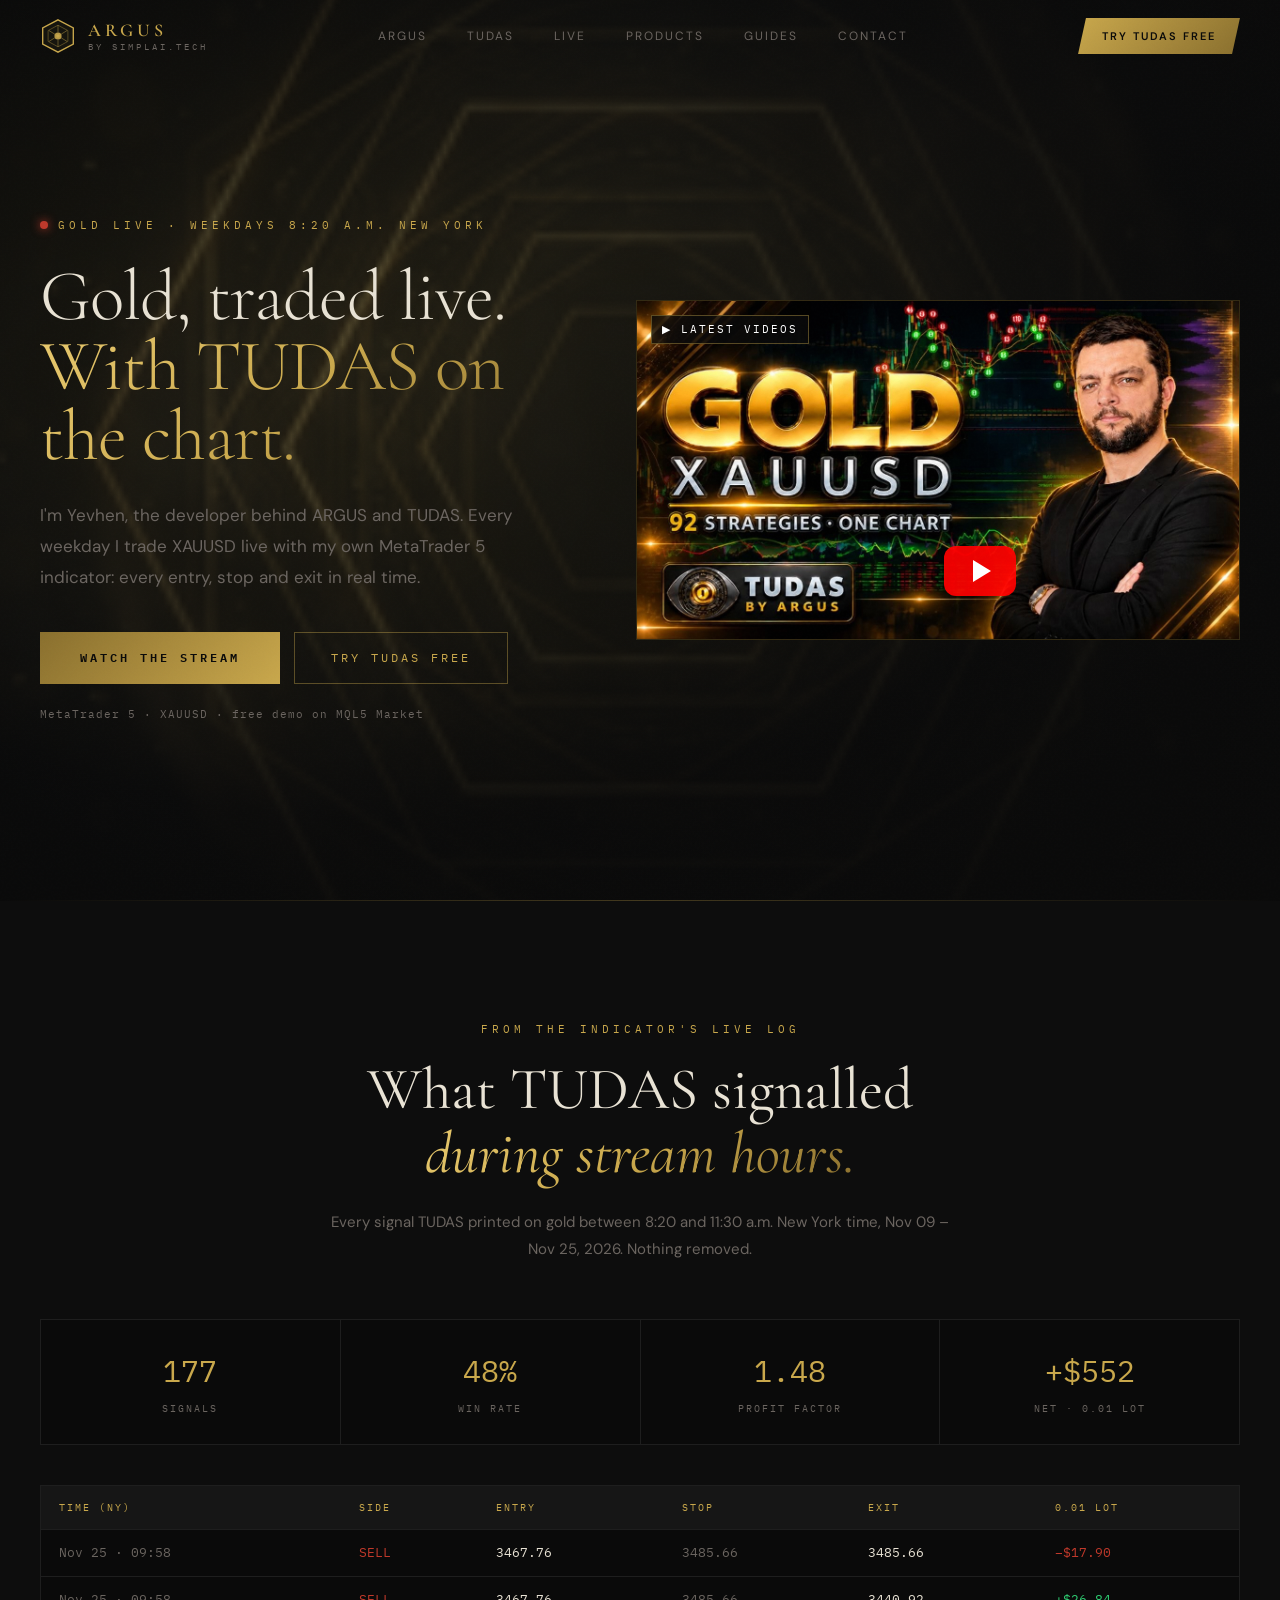
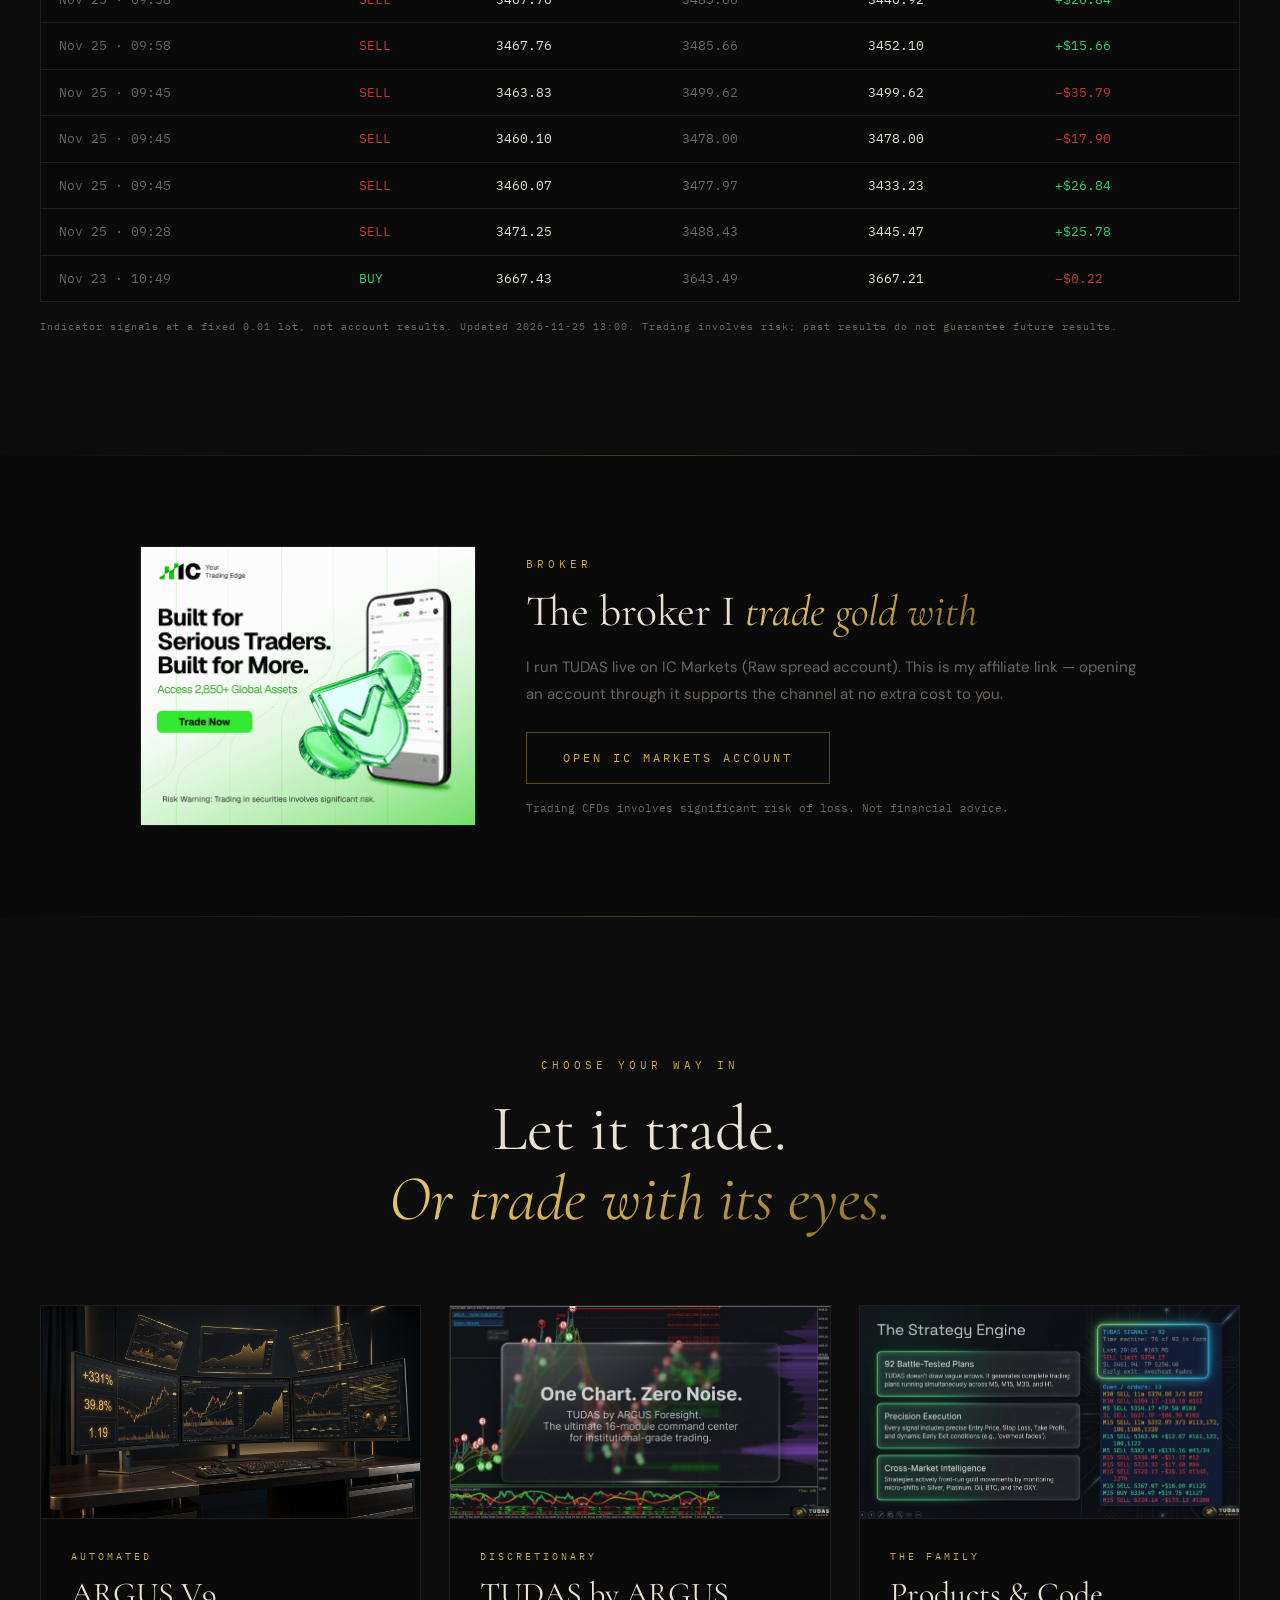
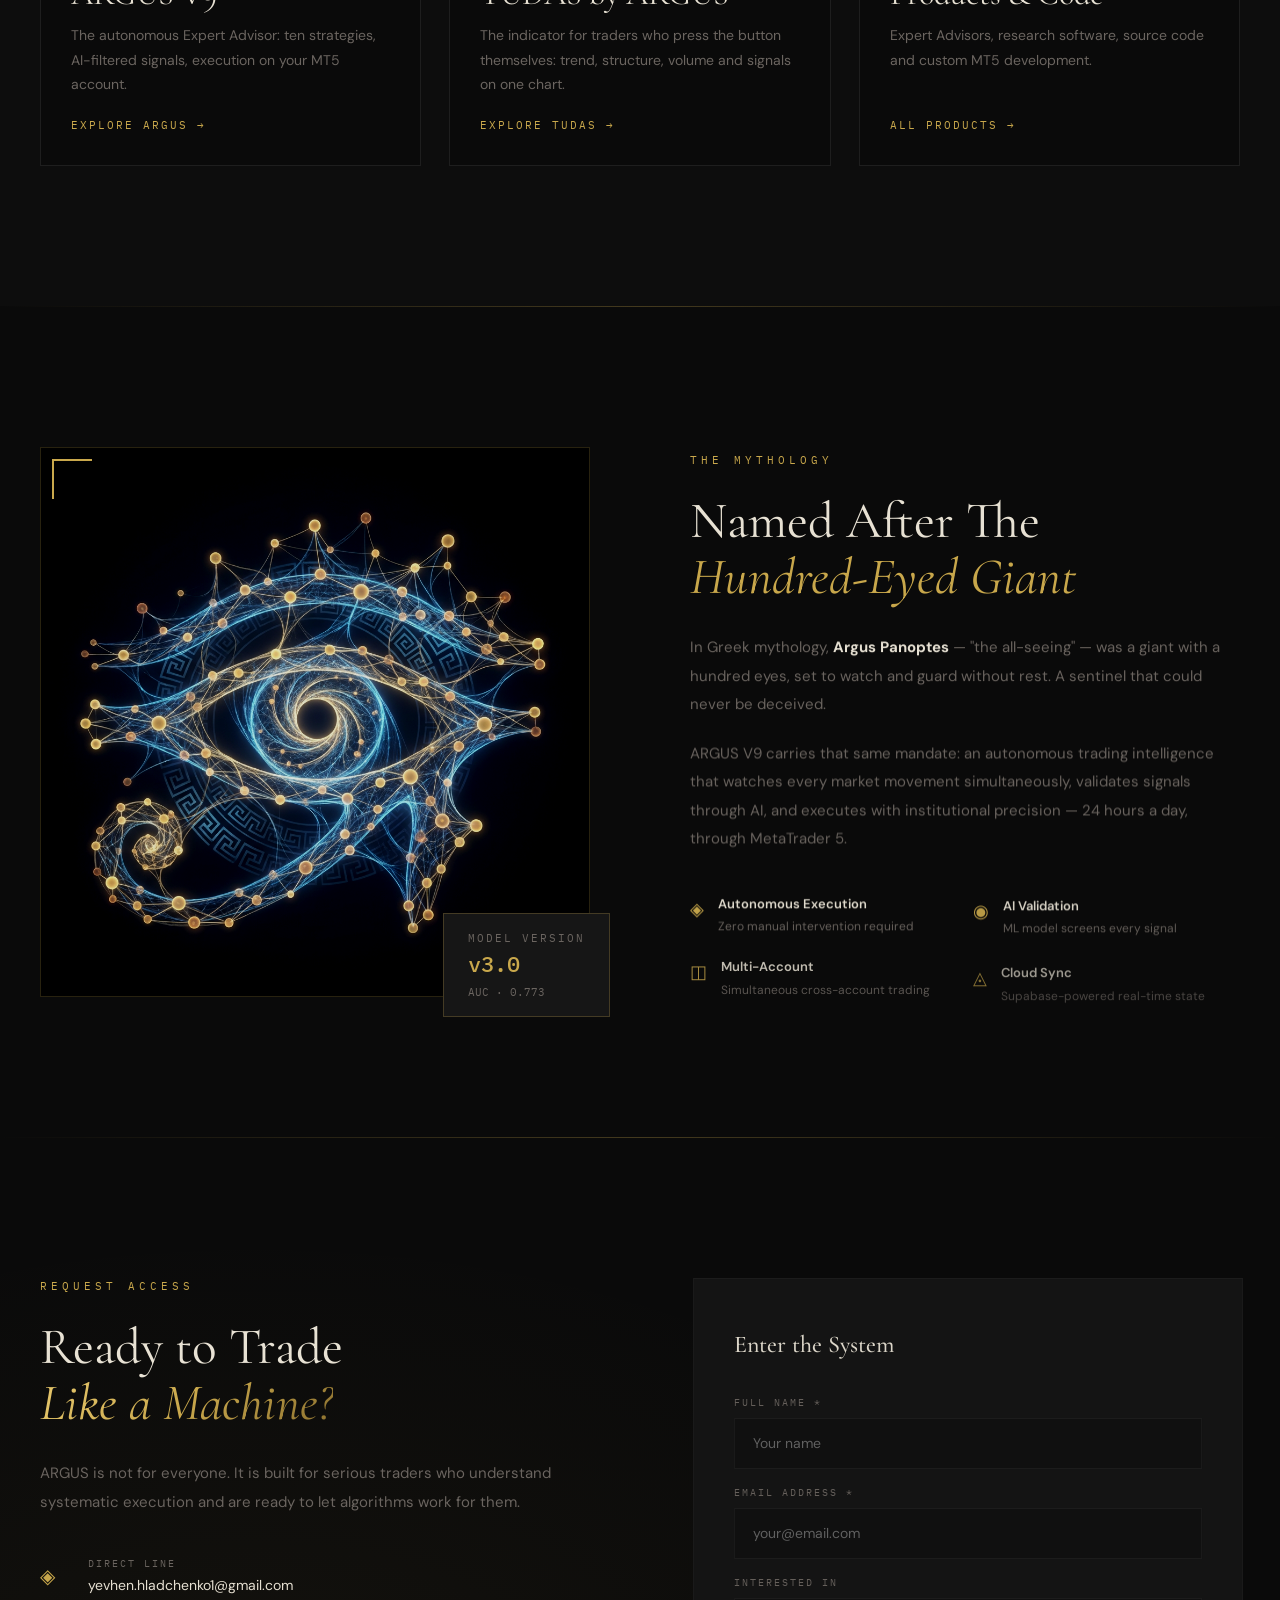
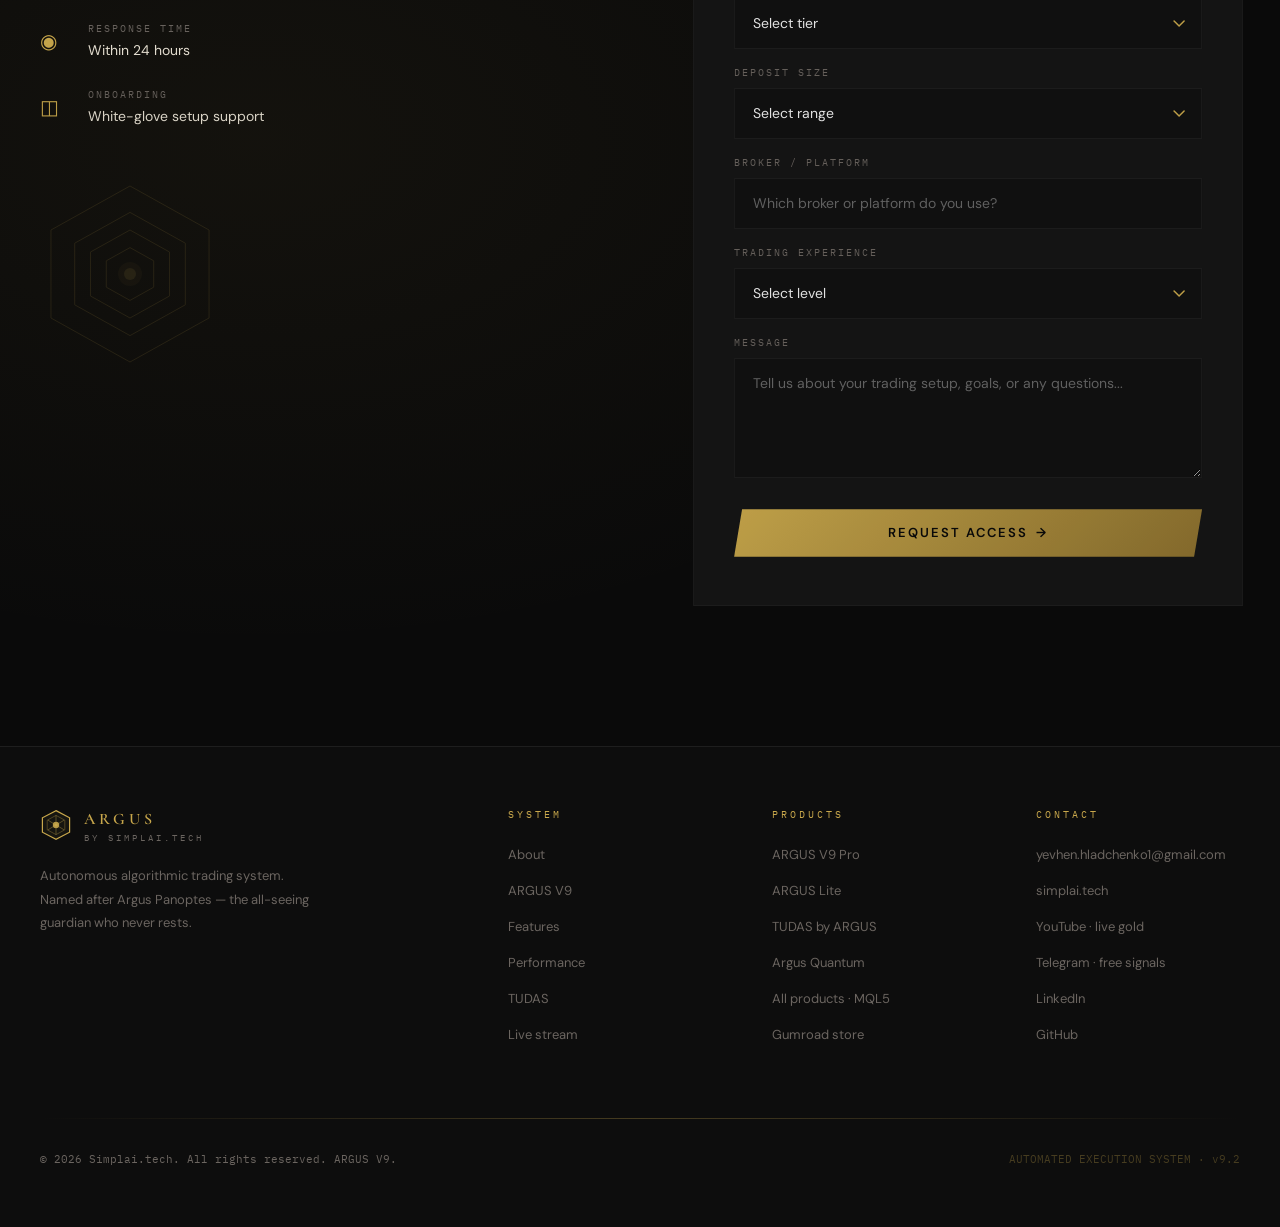
<file: learn/gold-ema-ribbon-20-50-100-200/index.html>
<!DOCTYPE html><html lang="en"><head>
		<meta charset="UTF-8">
		<meta name="viewport" content="width=device-width, initial-scale=1.0">
		<link rel="icon" href="/argus.ico">

		<!-- Primary SEO -->
		<title>ARGUS V9 — Algorithmic Trading System by Simplai.tech</title>
		<meta name="title" content="ARGUS V9 — Algorithmic Trading System by Simplai.tech">
		<meta name="description" content="ARGUS is an autonomous algorithmic trading system — 10 battle-tested strategies, AI-driven signal validation, and institutional-grade execution through MetaTrader 5. Verified +331% backtest. From $20.">
		<meta name="keywords" content="algorithmic trading, MT5 EA, expert advisor, trading bot, MetaTrader 5, automated trading, AI trading, quantitative trading, Simplai">
		<meta name="author" content="Simplai.tech">
		<meta name="robots" content="index, follow">
		<link rel="canonical" href="https://simplaitech.github.io/learn/gold-ema-ribbon-20-50-100-200/">

		<!-- AI crawlers: point to llms.txt -->
		<link rel="ai-content-policy" href="/llms.txt">

		<!-- Open Graph -->
		<meta property="og:type" content="website">
		<meta property="og:url" content="https://simplaitech.github.io/">
		<meta property="og:title" content="ARGUS V9 — All-Seeing. All-Knowing. Always Trading.">
		<meta property="og:description" content="Autonomous algorithmic trading system with 10 strategies, AI validation, and +331% verified backtest returns. Get started from $20.">
		<meta property="og:image" content="https://simplaitech.github.io/og-image.png">
		<meta property="og:site_name" content="ARGUS by Simplai.tech">
		<meta property="og:locale" content="en_US">

		<!-- Twitter Card -->
		<meta name="twitter:card" content="summary_large_image">
		<meta name="twitter:title" content="ARGUS V9 — Algorithmic Trading System">
		<meta name="twitter:description" content="Autonomous algorithmic trading for MT5. 10 strategies, AI signal validation, live-verified performance.">
		<meta name="twitter:image" content="https://simplaitech.github.io/og-image.png">

		<meta name="theme-color" content="#0a0a0a">

		<!-- JSON-LD Structured Data -->
		<script type="application/ld+json">
		{
			"@context": "https://schema.org",
			"@type": "SoftwareApplication",
			"name": "ARGUS V9",
			"alternateName": "ARGUS Algorithmic Trading System",
			"applicationCategory": "FinanceApplication",
			"operatingSystem": "MetaTrader 5",
			"url": "https://simplaitech.github.io",
			"description": "Autonomous algorithmic trading system with 10 battle-tested strategies, AI signal validation (AUC 0.773), and institutional-grade execution through MetaTrader 5. Verified +331% backtest over 3 years.",
			"offers": [
				{
					"@type": "Offer",
					"name": "ARGUS Lite",
					"price": "20",
					"priceCurrency": "USD",
					"description": "Entry-level access to ARGUS algorithmic trading system for MetaTrader 5."
				},
				{
					"@type": "Offer",
					"name": "ARGUS Pro",
					"description": "Full 10-strategy suite with multi-account execution, AI validator, and dedicated onboarding. Contact for pricing."
				}
			],
			"author": {
				"@type": "Organization",
				"name": "Simplai.tech",
				"url": "https://simplai.tech",
				"email": "yevhen.hladchenko1@gmail.com"
			},
			"featureList": [
				"10 proprietary trading strategies",
				"AI signal validation (ML model, AUC 0.773)",
				"Multi-account execution",
				"Telegram real-time alerts",
				"Economic news guard",
				"Session-aware trading (Asia, London, New York)",
				"Dynamic risk management",
				"Full backtest suite with Monte Carlo simulation"
			],
			"screenshot": "https://simplaitech.github.io/proof-analytics.png"
		}
		</script>

		<script type="application/ld+json">
		{
			"@context": "https://schema.org",
			"@type": "FAQPage",
			"mainEntity": [
				{
					"@type": "Question",
					"name": "Do I need trading experience to use ARGUS?",
					"acceptedAnswer": {
						"@type": "Answer",
						"text": "No. ARGUS handles signal generation, validation, and execution automatically. A personal setup call is included with every plan."
					}
				},
				{
					"@type": "Question",
					"name": "Which brokers does ARGUS support?",
					"acceptedAnswer": {
						"@type": "Answer",
						"text": "Any MT5-compatible broker. ARGUS connects via the standard MetaTrader 5 terminal."
					}
				},
				{
					"@type": "Question",
					"name": "What is the difference between ARGUS Lite and ARGUS Pro?",
					"acceptedAnswer": {
						"@type": "Answer",
						"text": "ARGUS Lite ($20 one-time) provides entry-level access with core strategies for a single MT5 account. ARGUS Pro includes the full 10-strategy suite, multi-account execution, AI Signal Validator, and dedicated onboarding. Contact for Pro pricing."
					}
				},
				{
					"@type": "Question",
					"name": "How quickly can I start trading with ARGUS?",
					"acceptedAnswer": {
						"@type": "Answer",
						"text": "After payment, setup takes under 48 hours including your personal onboarding call."
					}
				}
			]
		}
		</script>
		<script type="module" crossorigin="" src="/assets/index-Ds5tJYiq.js"></script>
		<link rel="modulepreload" crossorigin="" href="/assets/react-BYOhtk1D.js">
		<link rel="modulepreload" crossorigin="" href="/assets/icons-CG9duShP.js">
		<link rel="modulepreload" crossorigin="" href="/assets/gsap-I1jVCVBc.js">
		<link rel="stylesheet" crossorigin="" href="/assets/index-C5UFaYpW.css">
	<script defer="" src="/runable.js" data-hostname="" data-url="https://r.lilstts.com/events"></script></head>
	<body>
		<div id="root"></div>
	

<script src="/bf-banner.js" defer></script></body></html>
</file>
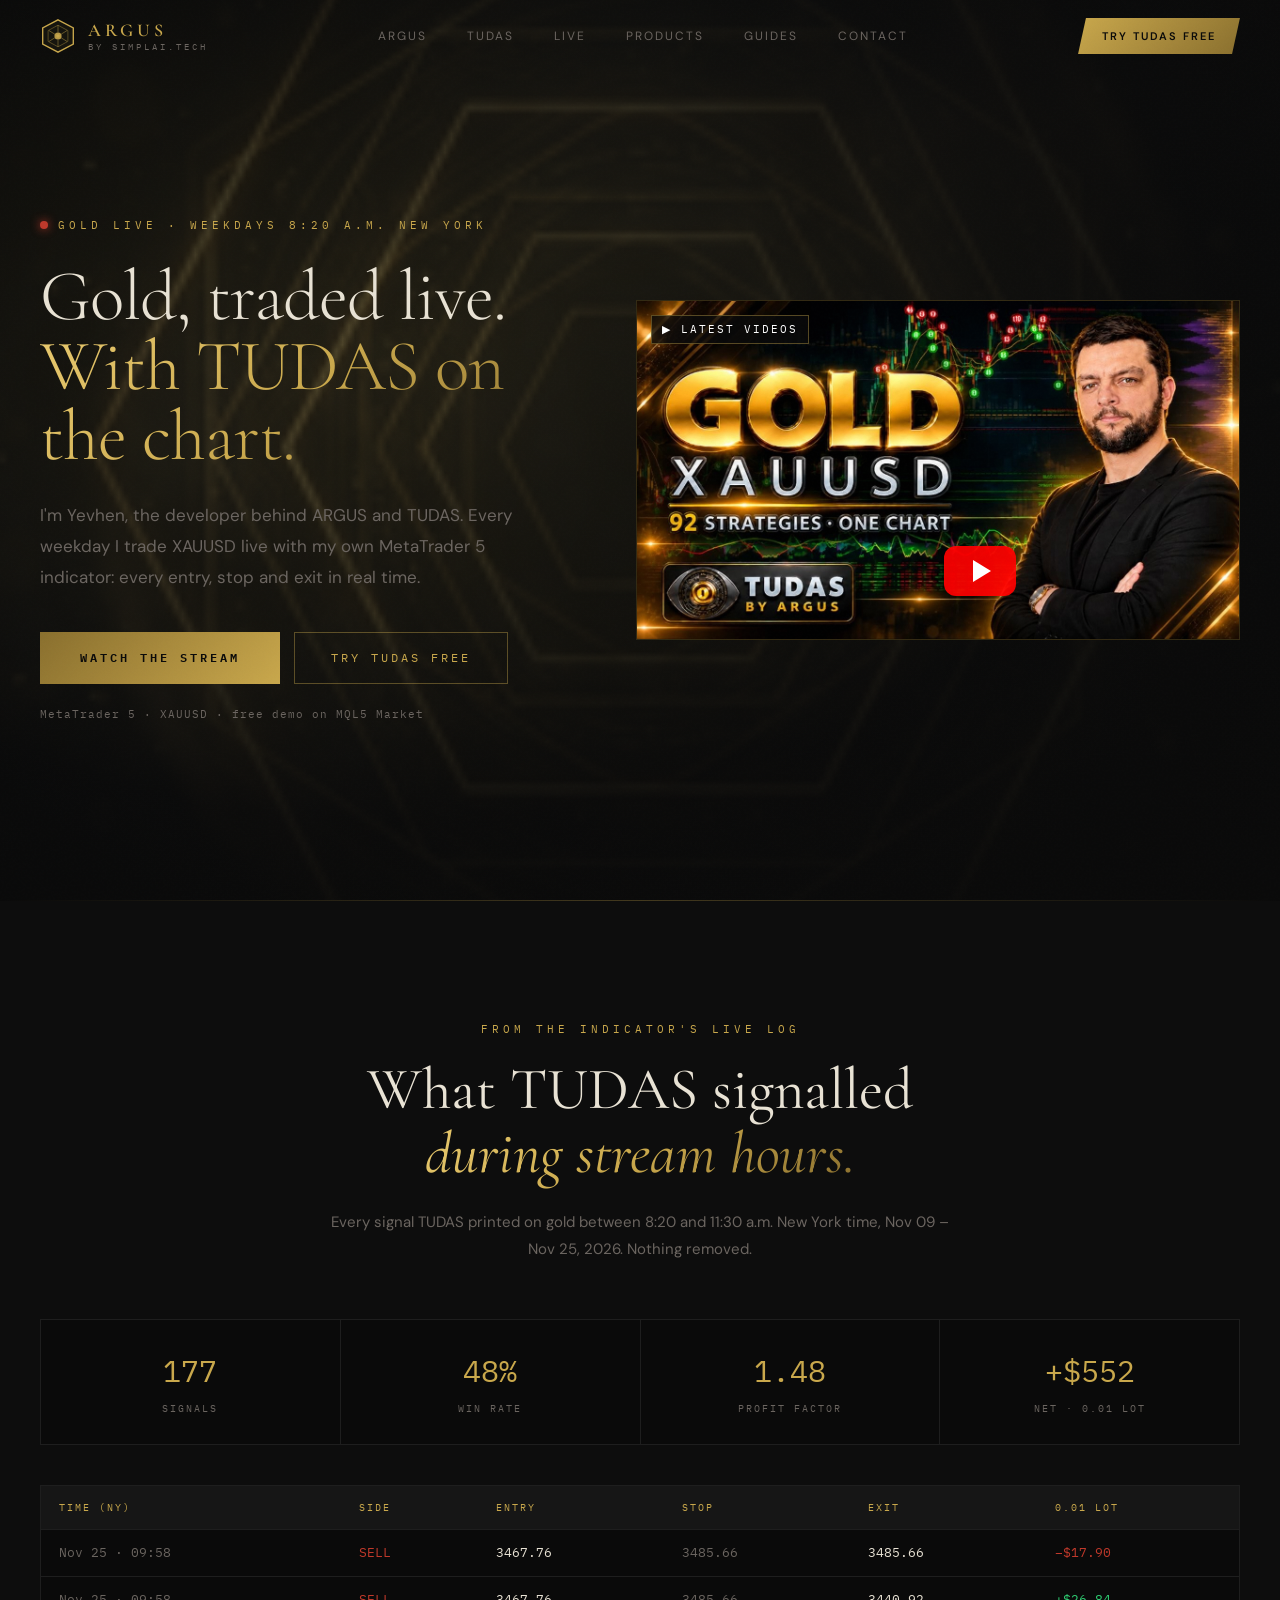
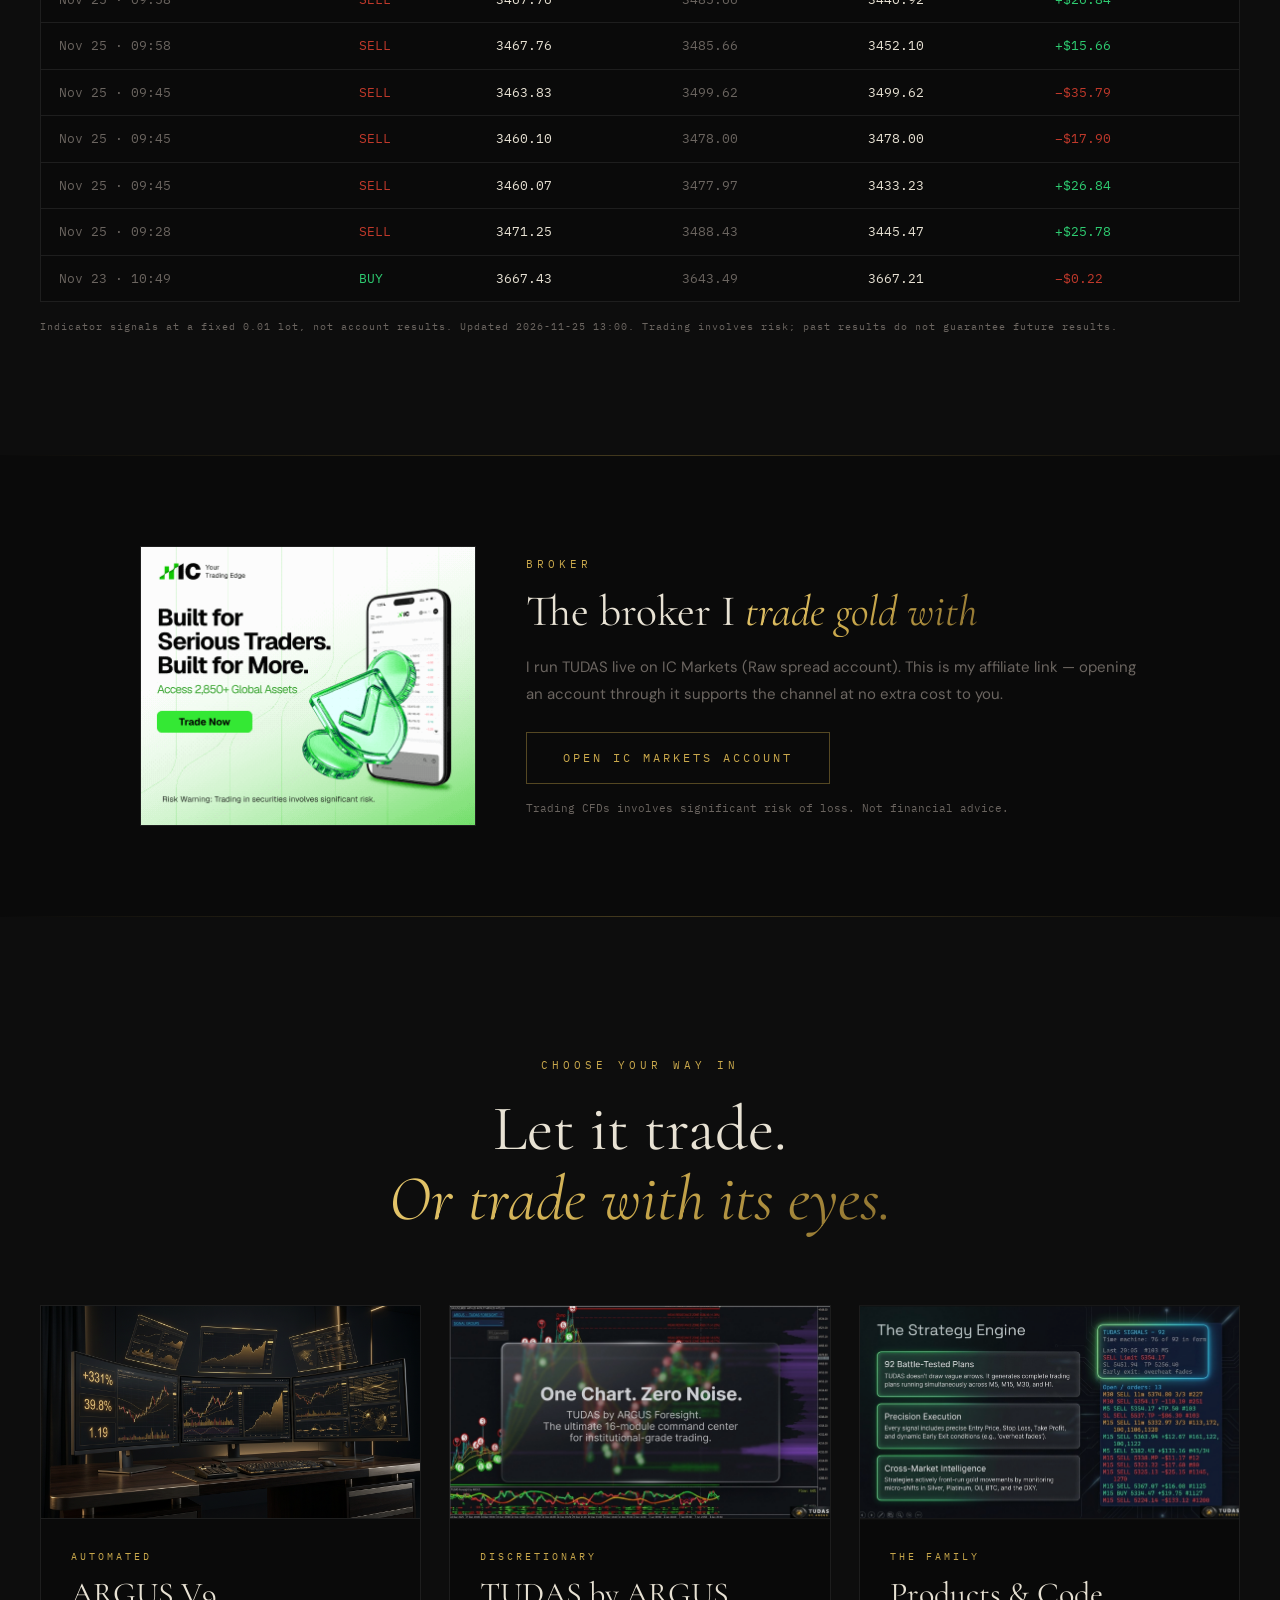
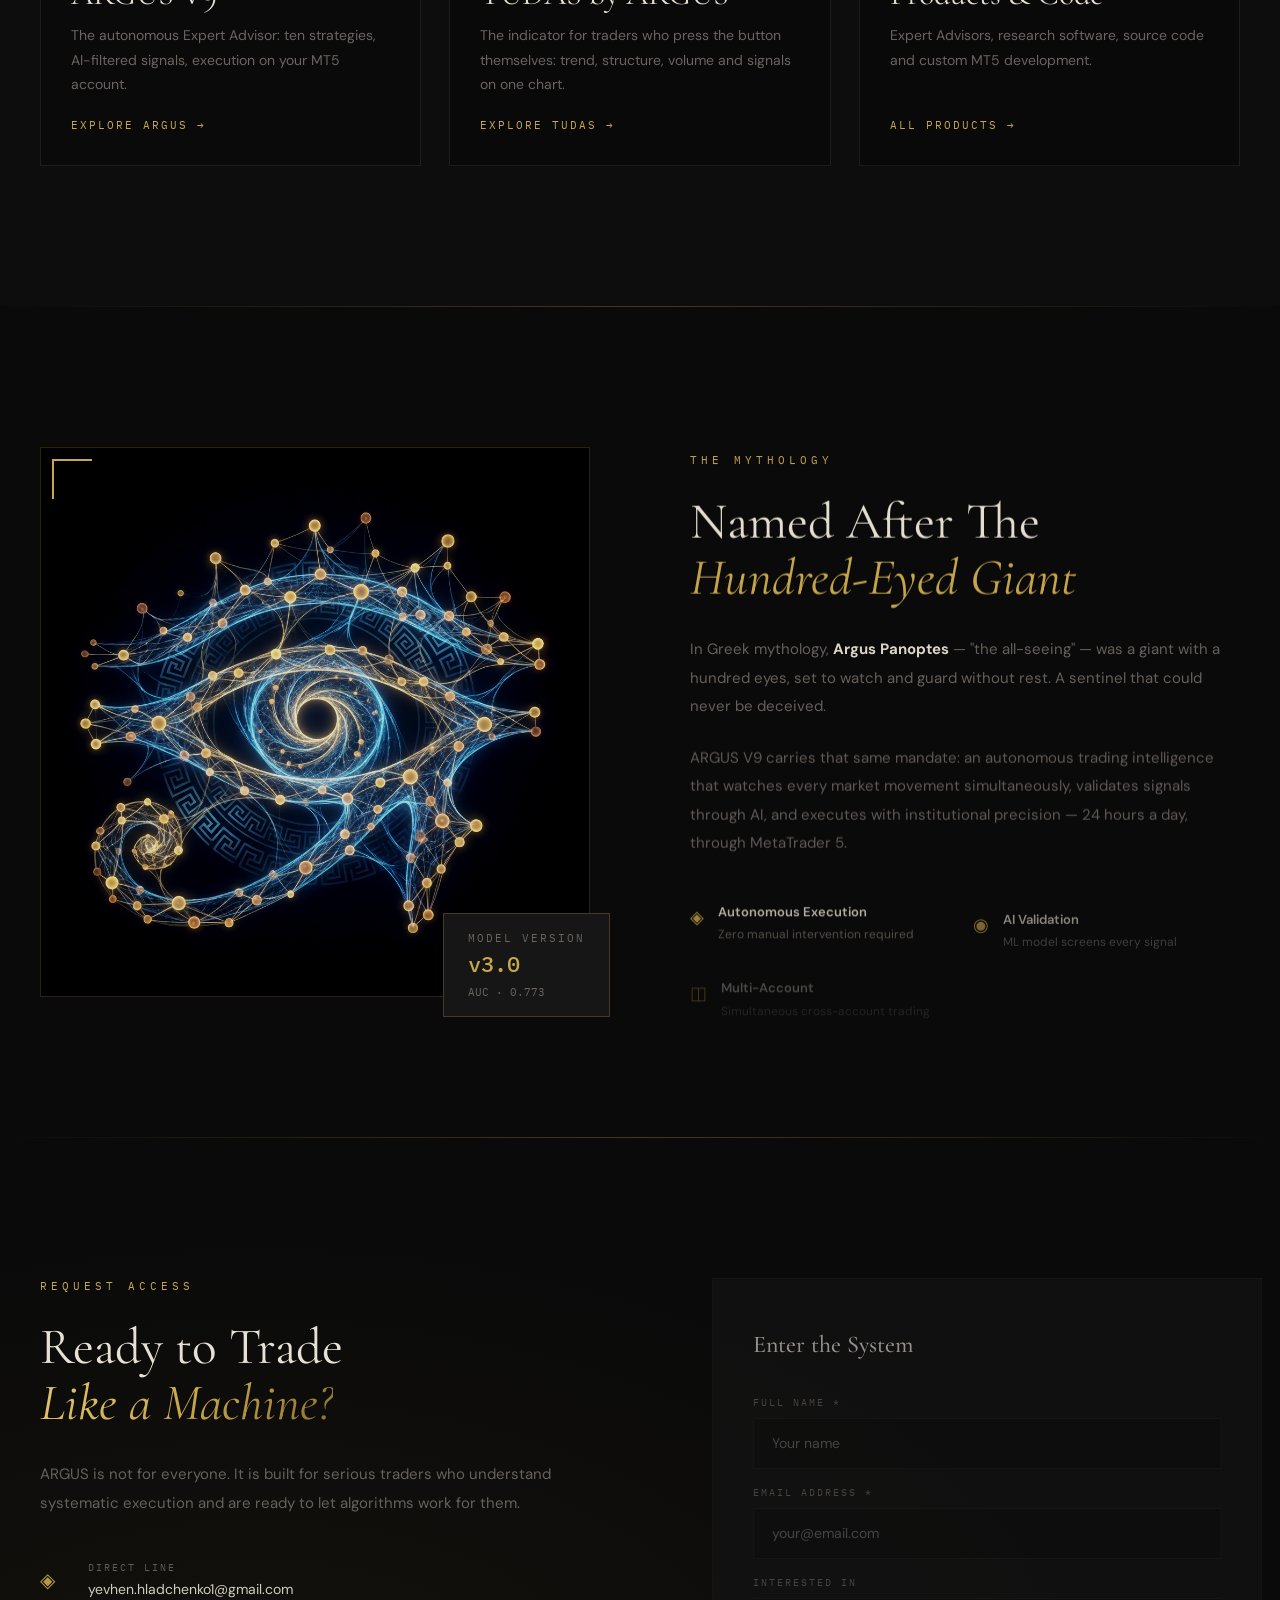
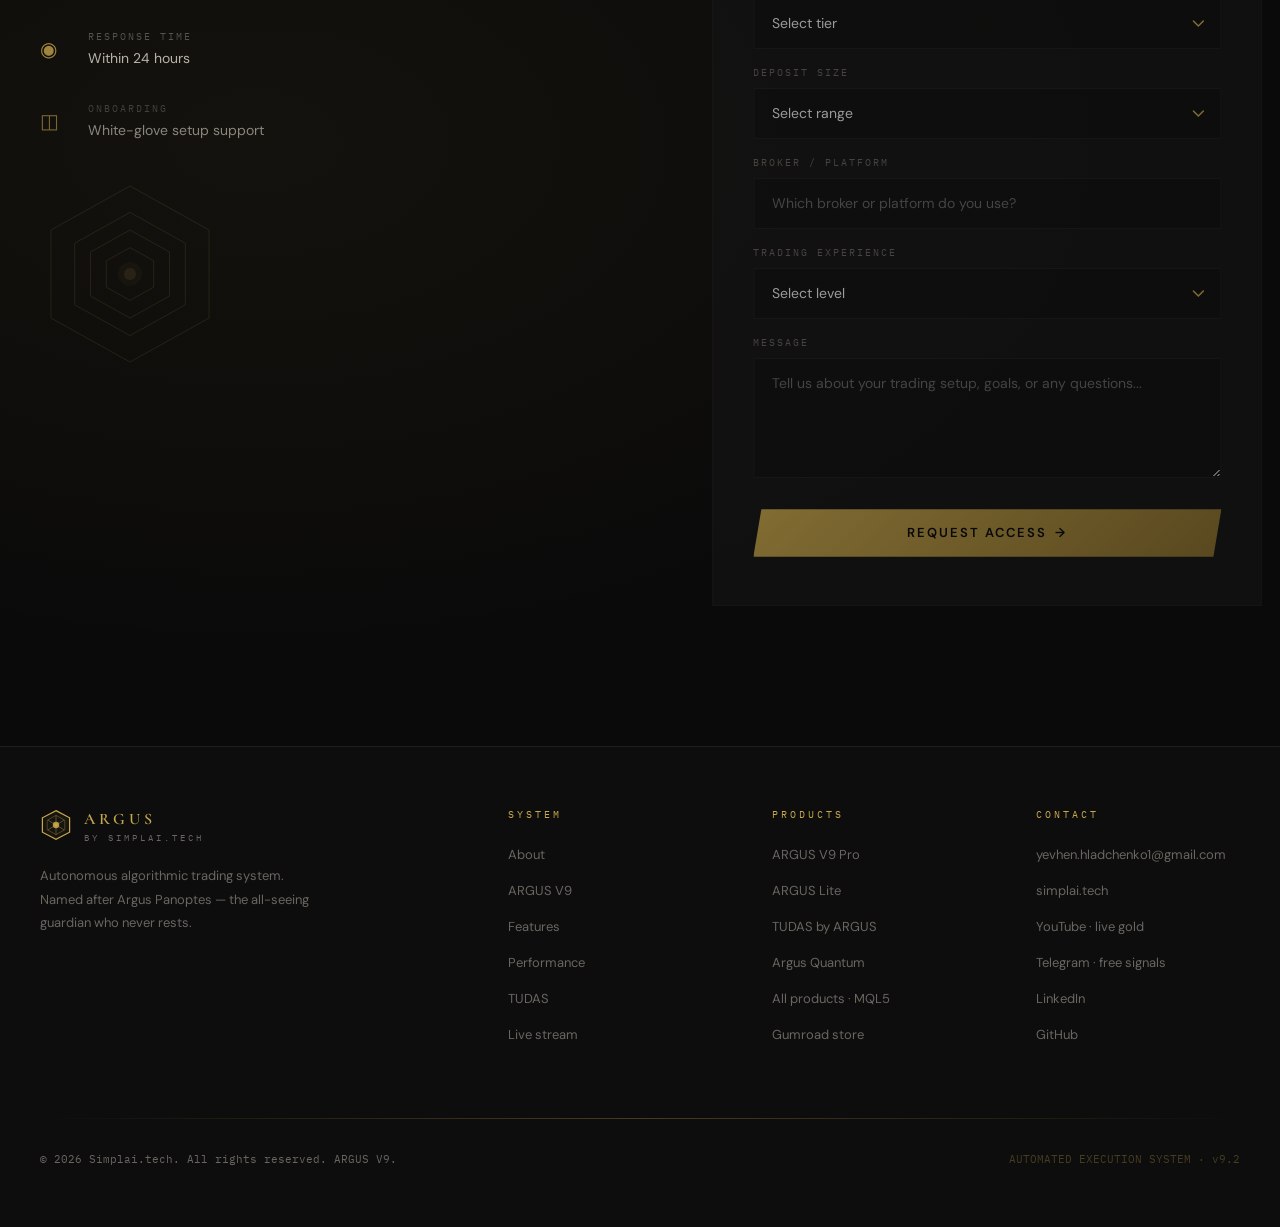
<file: learn/gold-overheat-scale/index.html>
<!DOCTYPE html><html lang="en"><head>
		<meta charset="UTF-8">
		<meta name="viewport" content="width=device-width, initial-scale=1.0">
		<link rel="icon" href="/argus.ico">

		<!-- Primary SEO -->
		<title>ARGUS V9 — Algorithmic Trading System by Simplai.tech</title>
		<meta name="title" content="ARGUS V9 — Algorithmic Trading System by Simplai.tech">
		<meta name="description" content="ARGUS is an autonomous algorithmic trading system — 10 battle-tested strategies, AI-driven signal validation, and institutional-grade execution through MetaTrader 5. Verified +331% backtest. From $20.">
		<meta name="keywords" content="algorithmic trading, MT5 EA, expert advisor, trading bot, MetaTrader 5, automated trading, AI trading, quantitative trading, Simplai">
		<meta name="author" content="Simplai.tech">
		<meta name="robots" content="index, follow">
		<link rel="canonical" href="https://simplaitech.github.io/learn/gold-overheat-scale/">

		<!-- AI crawlers: point to llms.txt -->
		<link rel="ai-content-policy" href="/llms.txt">

		<!-- Open Graph -->
		<meta property="og:type" content="website">
		<meta property="og:url" content="https://simplaitech.github.io/">
		<meta property="og:title" content="ARGUS V9 — All-Seeing. All-Knowing. Always Trading.">
		<meta property="og:description" content="Autonomous algorithmic trading system with 10 strategies, AI validation, and +331% verified backtest returns. Get started from $20.">
		<meta property="og:image" content="https://simplaitech.github.io/og-image.png">
		<meta property="og:site_name" content="ARGUS by Simplai.tech">
		<meta property="og:locale" content="en_US">

		<!-- Twitter Card -->
		<meta name="twitter:card" content="summary_large_image">
		<meta name="twitter:title" content="ARGUS V9 — Algorithmic Trading System">
		<meta name="twitter:description" content="Autonomous algorithmic trading for MT5. 10 strategies, AI signal validation, live-verified performance.">
		<meta name="twitter:image" content="https://simplaitech.github.io/og-image.png">

		<meta name="theme-color" content="#0a0a0a">

		<!-- JSON-LD Structured Data -->
		<script type="application/ld+json">
		{
			"@context": "https://schema.org",
			"@type": "SoftwareApplication",
			"name": "ARGUS V9",
			"alternateName": "ARGUS Algorithmic Trading System",
			"applicationCategory": "FinanceApplication",
			"operatingSystem": "MetaTrader 5",
			"url": "https://simplaitech.github.io",
			"description": "Autonomous algorithmic trading system with 10 battle-tested strategies, AI signal validation (AUC 0.773), and institutional-grade execution through MetaTrader 5. Verified +331% backtest over 3 years.",
			"offers": [
				{
					"@type": "Offer",
					"name": "ARGUS Lite",
					"price": "20",
					"priceCurrency": "USD",
					"description": "Entry-level access to ARGUS algorithmic trading system for MetaTrader 5."
				},
				{
					"@type": "Offer",
					"name": "ARGUS Pro",
					"description": "Full 10-strategy suite with multi-account execution, AI validator, and dedicated onboarding. Contact for pricing."
				}
			],
			"author": {
				"@type": "Organization",
				"name": "Simplai.tech",
				"url": "https://simplai.tech",
				"email": "yevhen.hladchenko1@gmail.com"
			},
			"featureList": [
				"10 proprietary trading strategies",
				"AI signal validation (ML model, AUC 0.773)",
				"Multi-account execution",
				"Telegram real-time alerts",
				"Economic news guard",
				"Session-aware trading (Asia, London, New York)",
				"Dynamic risk management",
				"Full backtest suite with Monte Carlo simulation"
			],
			"screenshot": "https://simplaitech.github.io/proof-analytics.png"
		}
		</script>

		<script type="application/ld+json">
		{
			"@context": "https://schema.org",
			"@type": "FAQPage",
			"mainEntity": [
				{
					"@type": "Question",
					"name": "Do I need trading experience to use ARGUS?",
					"acceptedAnswer": {
						"@type": "Answer",
						"text": "No. ARGUS handles signal generation, validation, and execution automatically. A personal setup call is included with every plan."
					}
				},
				{
					"@type": "Question",
					"name": "Which brokers does ARGUS support?",
					"acceptedAnswer": {
						"@type": "Answer",
						"text": "Any MT5-compatible broker. ARGUS connects via the standard MetaTrader 5 terminal."
					}
				},
				{
					"@type": "Question",
					"name": "What is the difference between ARGUS Lite and ARGUS Pro?",
					"acceptedAnswer": {
						"@type": "Answer",
						"text": "ARGUS Lite ($20 one-time) provides entry-level access with core strategies for a single MT5 account. ARGUS Pro includes the full 10-strategy suite, multi-account execution, AI Signal Validator, and dedicated onboarding. Contact for Pro pricing."
					}
				},
				{
					"@type": "Question",
					"name": "How quickly can I start trading with ARGUS?",
					"acceptedAnswer": {
						"@type": "Answer",
						"text": "After payment, setup takes under 48 hours including your personal onboarding call."
					}
				}
			]
		}
		</script>
		<script type="module" crossorigin="" src="/assets/index-Ds5tJYiq.js"></script>
		<link rel="modulepreload" crossorigin="" href="/assets/react-BYOhtk1D.js">
		<link rel="modulepreload" crossorigin="" href="/assets/icons-CG9duShP.js">
		<link rel="modulepreload" crossorigin="" href="/assets/gsap-I1jVCVBc.js">
		<link rel="stylesheet" crossorigin="" href="/assets/index-C5UFaYpW.css">
	<script defer="" src="/runable.js" data-hostname="" data-url="https://r.lilstts.com/events"></script></head>
	<body>
		<div id="root"></div>
	

<script src="/bf-banner.js" defer></script></body></html>
</file>
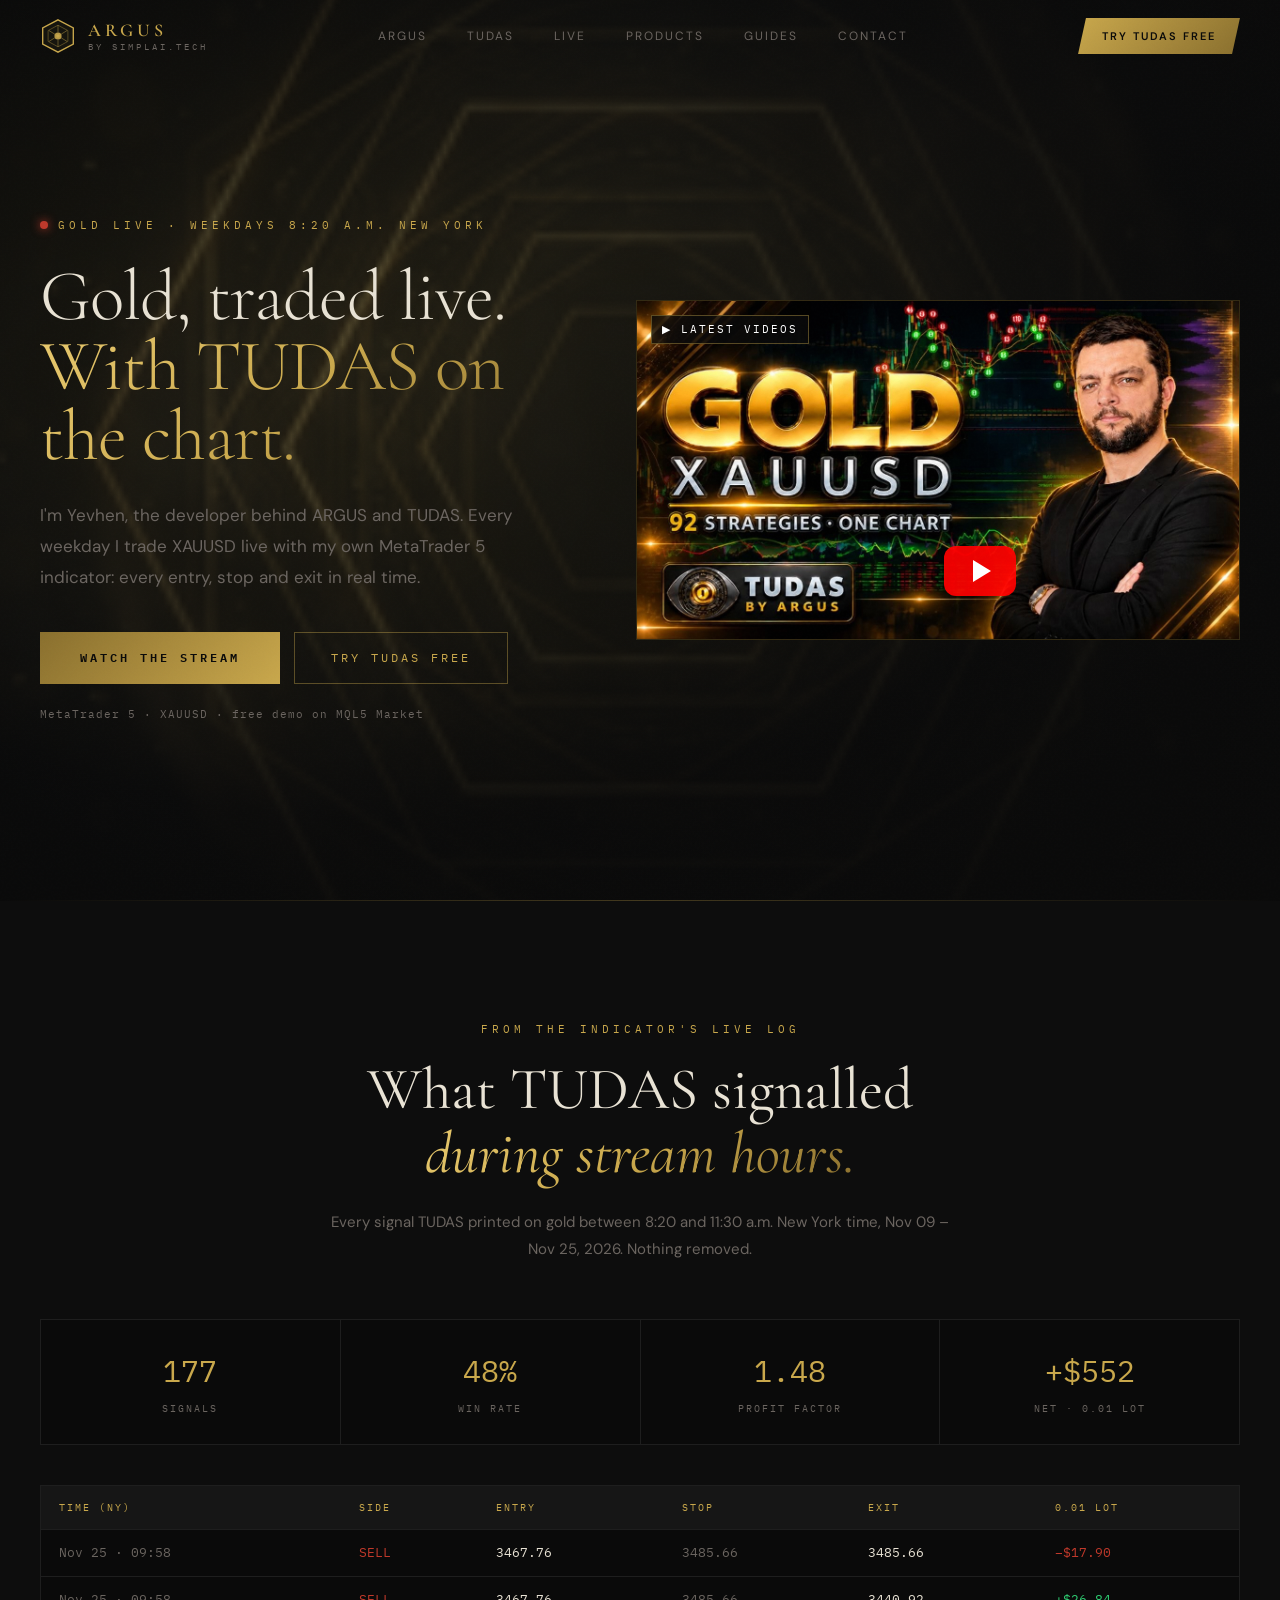
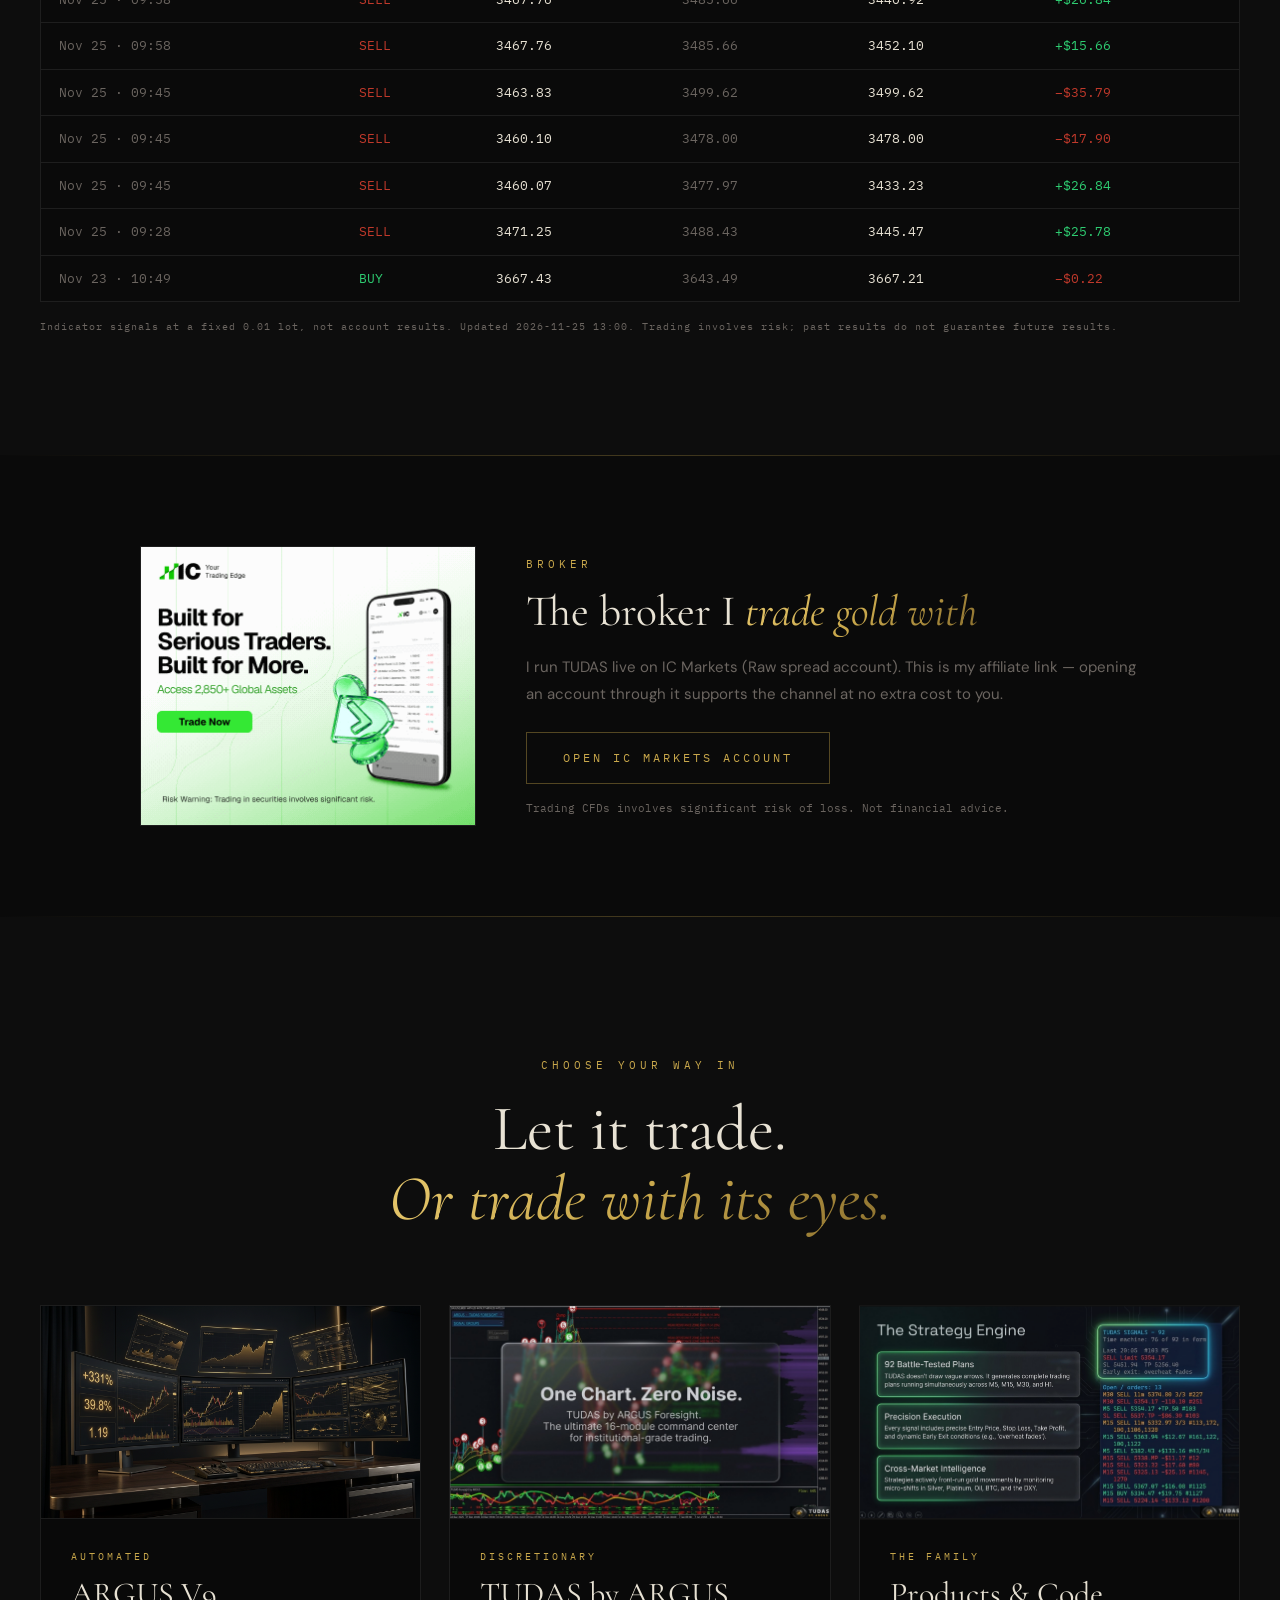
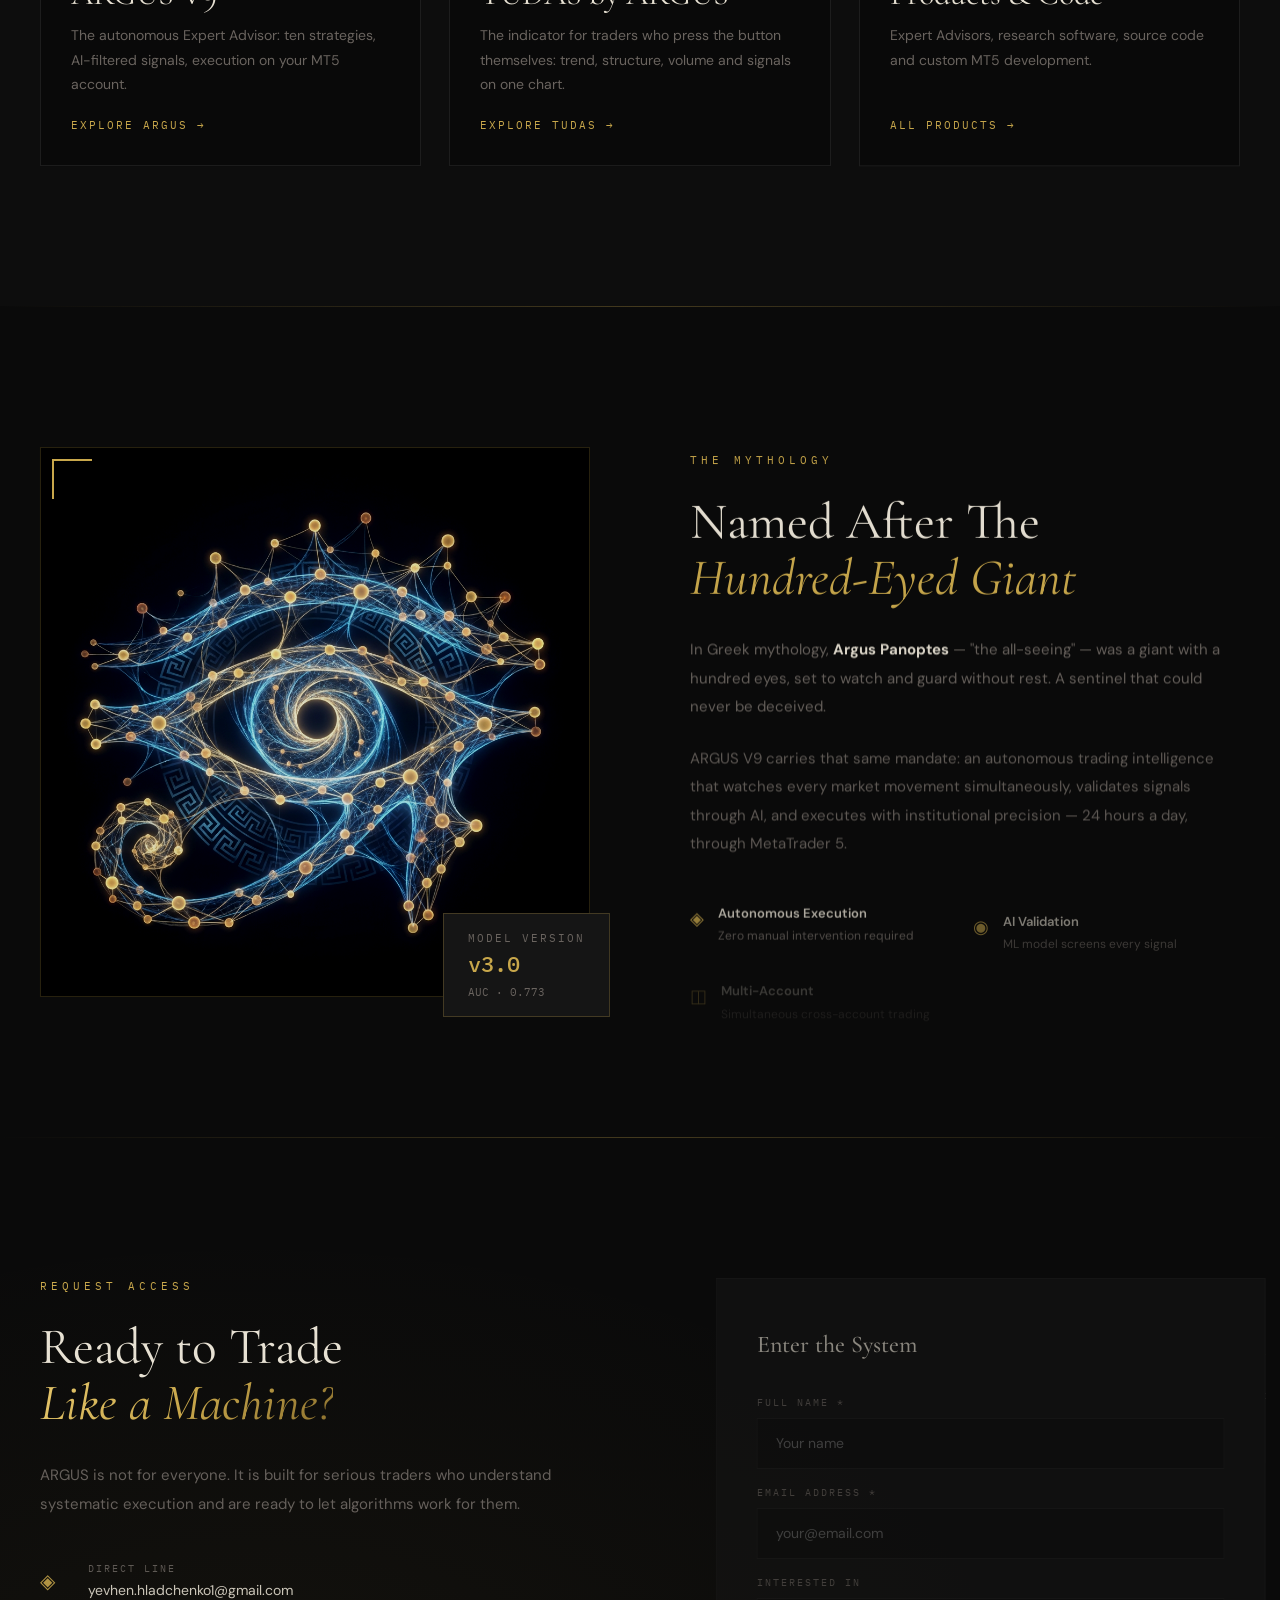
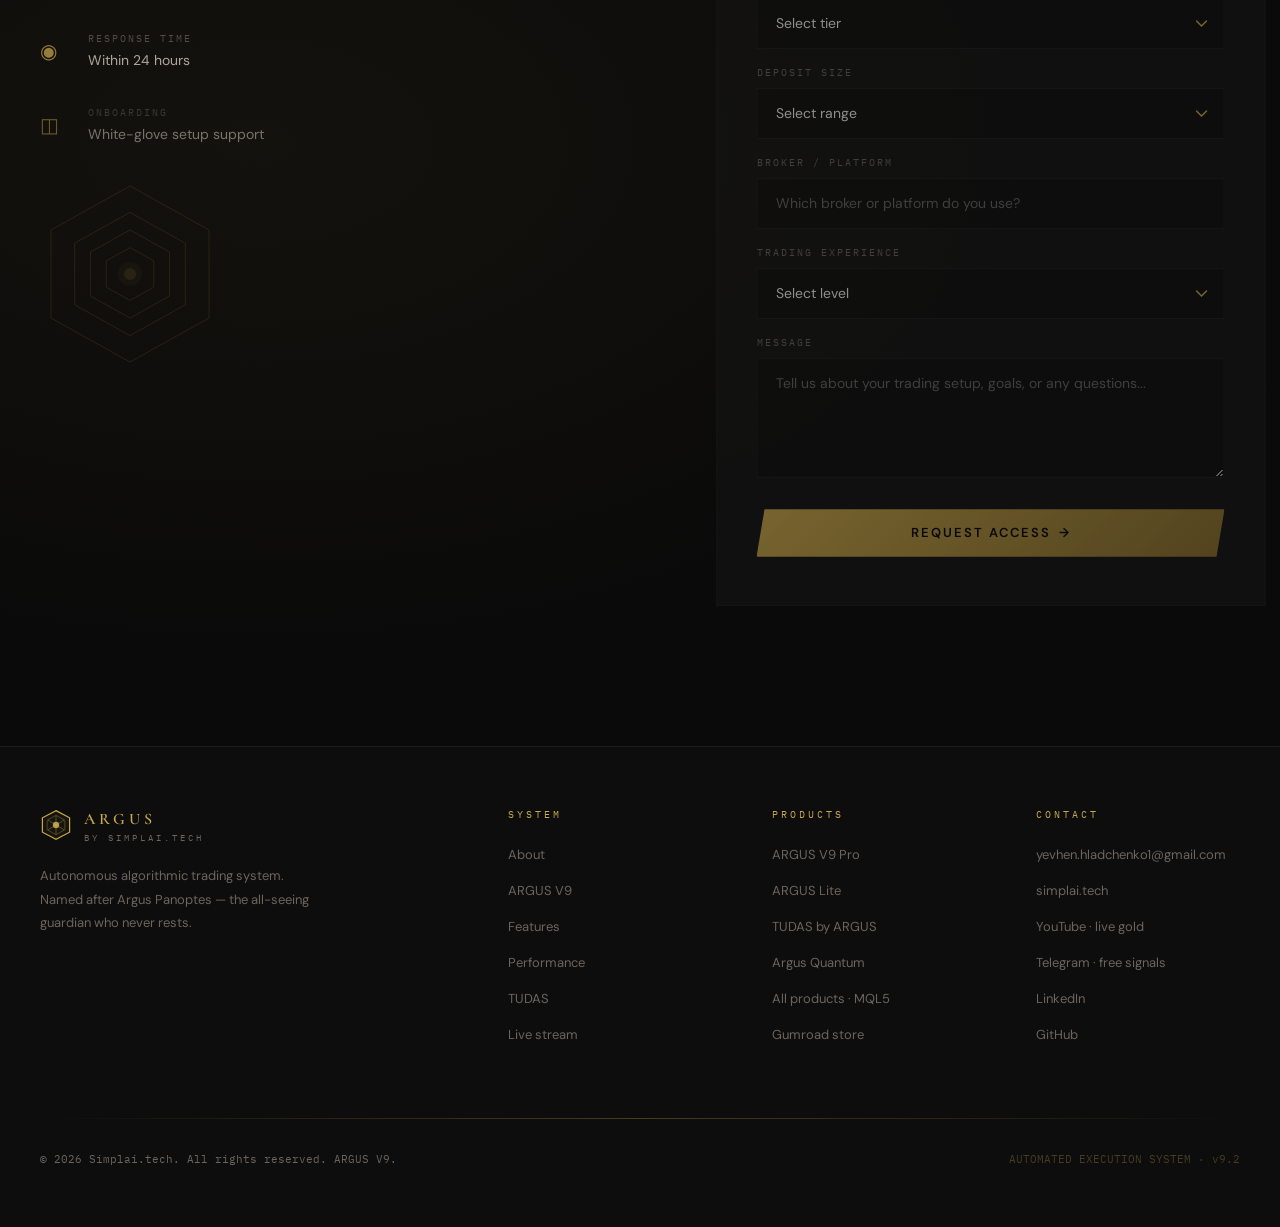
<file: learn/gold-stop-hunt/index.html>
<!DOCTYPE html><html lang="en"><head>
		<meta charset="UTF-8">
		<meta name="viewport" content="width=device-width, initial-scale=1.0">
		<link rel="icon" href="/argus.ico">

		<!-- Primary SEO -->
		<title>ARGUS V9 — Algorithmic Trading System by Simplai.tech</title>
		<meta name="title" content="ARGUS V9 — Algorithmic Trading System by Simplai.tech">
		<meta name="description" content="ARGUS is an autonomous algorithmic trading system — 10 battle-tested strategies, AI-driven signal validation, and institutional-grade execution through MetaTrader 5. Verified +331% backtest. From $20.">
		<meta name="keywords" content="algorithmic trading, MT5 EA, expert advisor, trading bot, MetaTrader 5, automated trading, AI trading, quantitative trading, Simplai">
		<meta name="author" content="Simplai.tech">
		<meta name="robots" content="index, follow">
		<link rel="canonical" href="https://simplaitech.github.io/learn/gold-stop-hunt/">

		<!-- AI crawlers: point to llms.txt -->
		<link rel="ai-content-policy" href="/llms.txt">

		<!-- Open Graph -->
		<meta property="og:type" content="website">
		<meta property="og:url" content="https://simplaitech.github.io/">
		<meta property="og:title" content="ARGUS V9 — All-Seeing. All-Knowing. Always Trading.">
		<meta property="og:description" content="Autonomous algorithmic trading system with 10 strategies, AI validation, and +331% verified backtest returns. Get started from $20.">
		<meta property="og:image" content="https://simplaitech.github.io/og-image.png">
		<meta property="og:site_name" content="ARGUS by Simplai.tech">
		<meta property="og:locale" content="en_US">

		<!-- Twitter Card -->
		<meta name="twitter:card" content="summary_large_image">
		<meta name="twitter:title" content="ARGUS V9 — Algorithmic Trading System">
		<meta name="twitter:description" content="Autonomous algorithmic trading for MT5. 10 strategies, AI signal validation, live-verified performance.">
		<meta name="twitter:image" content="https://simplaitech.github.io/og-image.png">

		<meta name="theme-color" content="#0a0a0a">

		<!-- JSON-LD Structured Data -->
		<script type="application/ld+json">
		{
			"@context": "https://schema.org",
			"@type": "SoftwareApplication",
			"name": "ARGUS V9",
			"alternateName": "ARGUS Algorithmic Trading System",
			"applicationCategory": "FinanceApplication",
			"operatingSystem": "MetaTrader 5",
			"url": "https://simplaitech.github.io",
			"description": "Autonomous algorithmic trading system with 10 battle-tested strategies, AI signal validation (AUC 0.773), and institutional-grade execution through MetaTrader 5. Verified +331% backtest over 3 years.",
			"offers": [
				{
					"@type": "Offer",
					"name": "ARGUS Lite",
					"price": "20",
					"priceCurrency": "USD",
					"description": "Entry-level access to ARGUS algorithmic trading system for MetaTrader 5."
				},
				{
					"@type": "Offer",
					"name": "ARGUS Pro",
					"description": "Full 10-strategy suite with multi-account execution, AI validator, and dedicated onboarding. Contact for pricing."
				}
			],
			"author": {
				"@type": "Organization",
				"name": "Simplai.tech",
				"url": "https://simplai.tech",
				"email": "yevhen.hladchenko1@gmail.com"
			},
			"featureList": [
				"10 proprietary trading strategies",
				"AI signal validation (ML model, AUC 0.773)",
				"Multi-account execution",
				"Telegram real-time alerts",
				"Economic news guard",
				"Session-aware trading (Asia, London, New York)",
				"Dynamic risk management",
				"Full backtest suite with Monte Carlo simulation"
			],
			"screenshot": "https://simplaitech.github.io/proof-analytics.png"
		}
		</script>

		<script type="application/ld+json">
		{
			"@context": "https://schema.org",
			"@type": "FAQPage",
			"mainEntity": [
				{
					"@type": "Question",
					"name": "Do I need trading experience to use ARGUS?",
					"acceptedAnswer": {
						"@type": "Answer",
						"text": "No. ARGUS handles signal generation, validation, and execution automatically. A personal setup call is included with every plan."
					}
				},
				{
					"@type": "Question",
					"name": "Which brokers does ARGUS support?",
					"acceptedAnswer": {
						"@type": "Answer",
						"text": "Any MT5-compatible broker. ARGUS connects via the standard MetaTrader 5 terminal."
					}
				},
				{
					"@type": "Question",
					"name": "What is the difference between ARGUS Lite and ARGUS Pro?",
					"acceptedAnswer": {
						"@type": "Answer",
						"text": "ARGUS Lite ($20 one-time) provides entry-level access with core strategies for a single MT5 account. ARGUS Pro includes the full 10-strategy suite, multi-account execution, AI Signal Validator, and dedicated onboarding. Contact for Pro pricing."
					}
				},
				{
					"@type": "Question",
					"name": "How quickly can I start trading with ARGUS?",
					"acceptedAnswer": {
						"@type": "Answer",
						"text": "After payment, setup takes under 48 hours including your personal onboarding call."
					}
				}
			]
		}
		</script>
		<script type="module" crossorigin="" src="/assets/index-Ds5tJYiq.js"></script>
		<link rel="modulepreload" crossorigin="" href="/assets/react-BYOhtk1D.js">
		<link rel="modulepreload" crossorigin="" href="/assets/icons-CG9duShP.js">
		<link rel="modulepreload" crossorigin="" href="/assets/gsap-I1jVCVBc.js">
		<link rel="stylesheet" crossorigin="" href="/assets/index-C5UFaYpW.css">
	<script defer="" src="/runable.js" data-hostname="" data-url="https://r.lilstts.com/events"></script></head>
	<body>
		<div id="root"></div>
	

<script src="/bf-banner.js" defer></script></body></html>
</file>
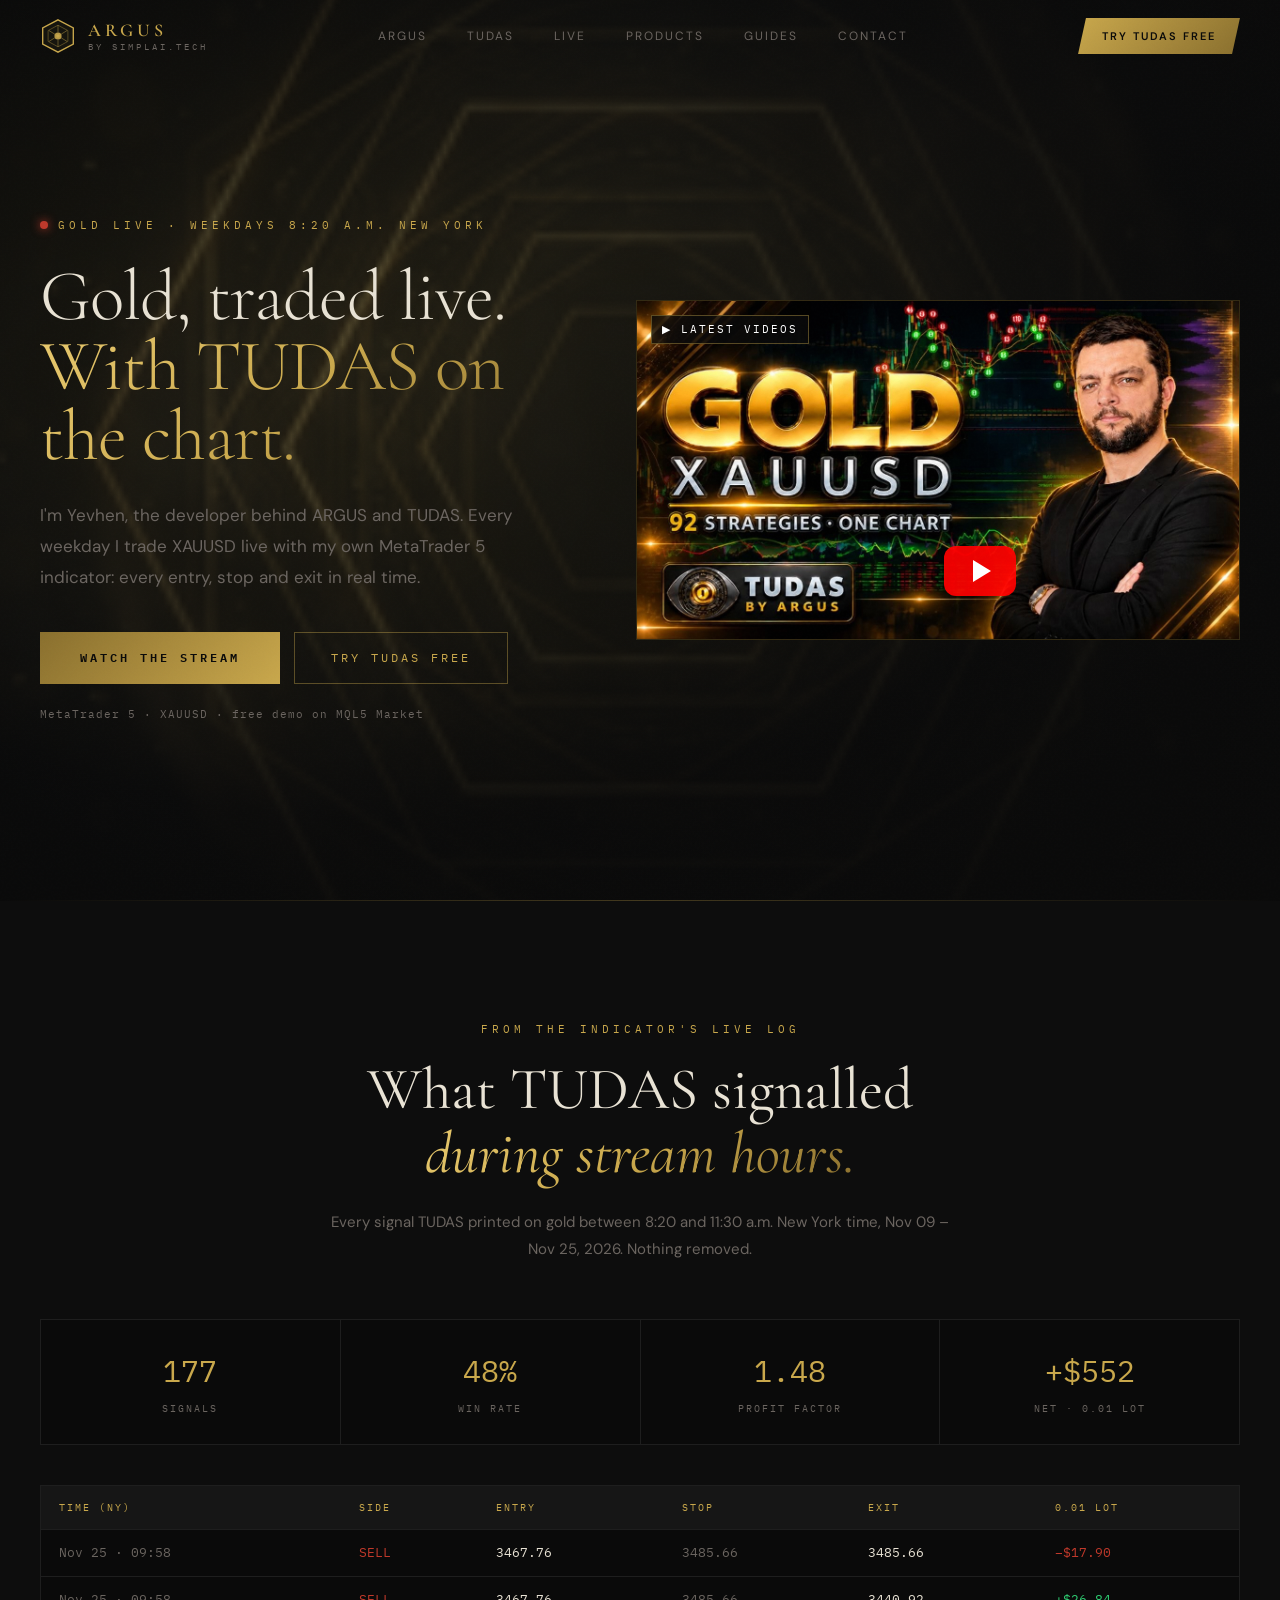
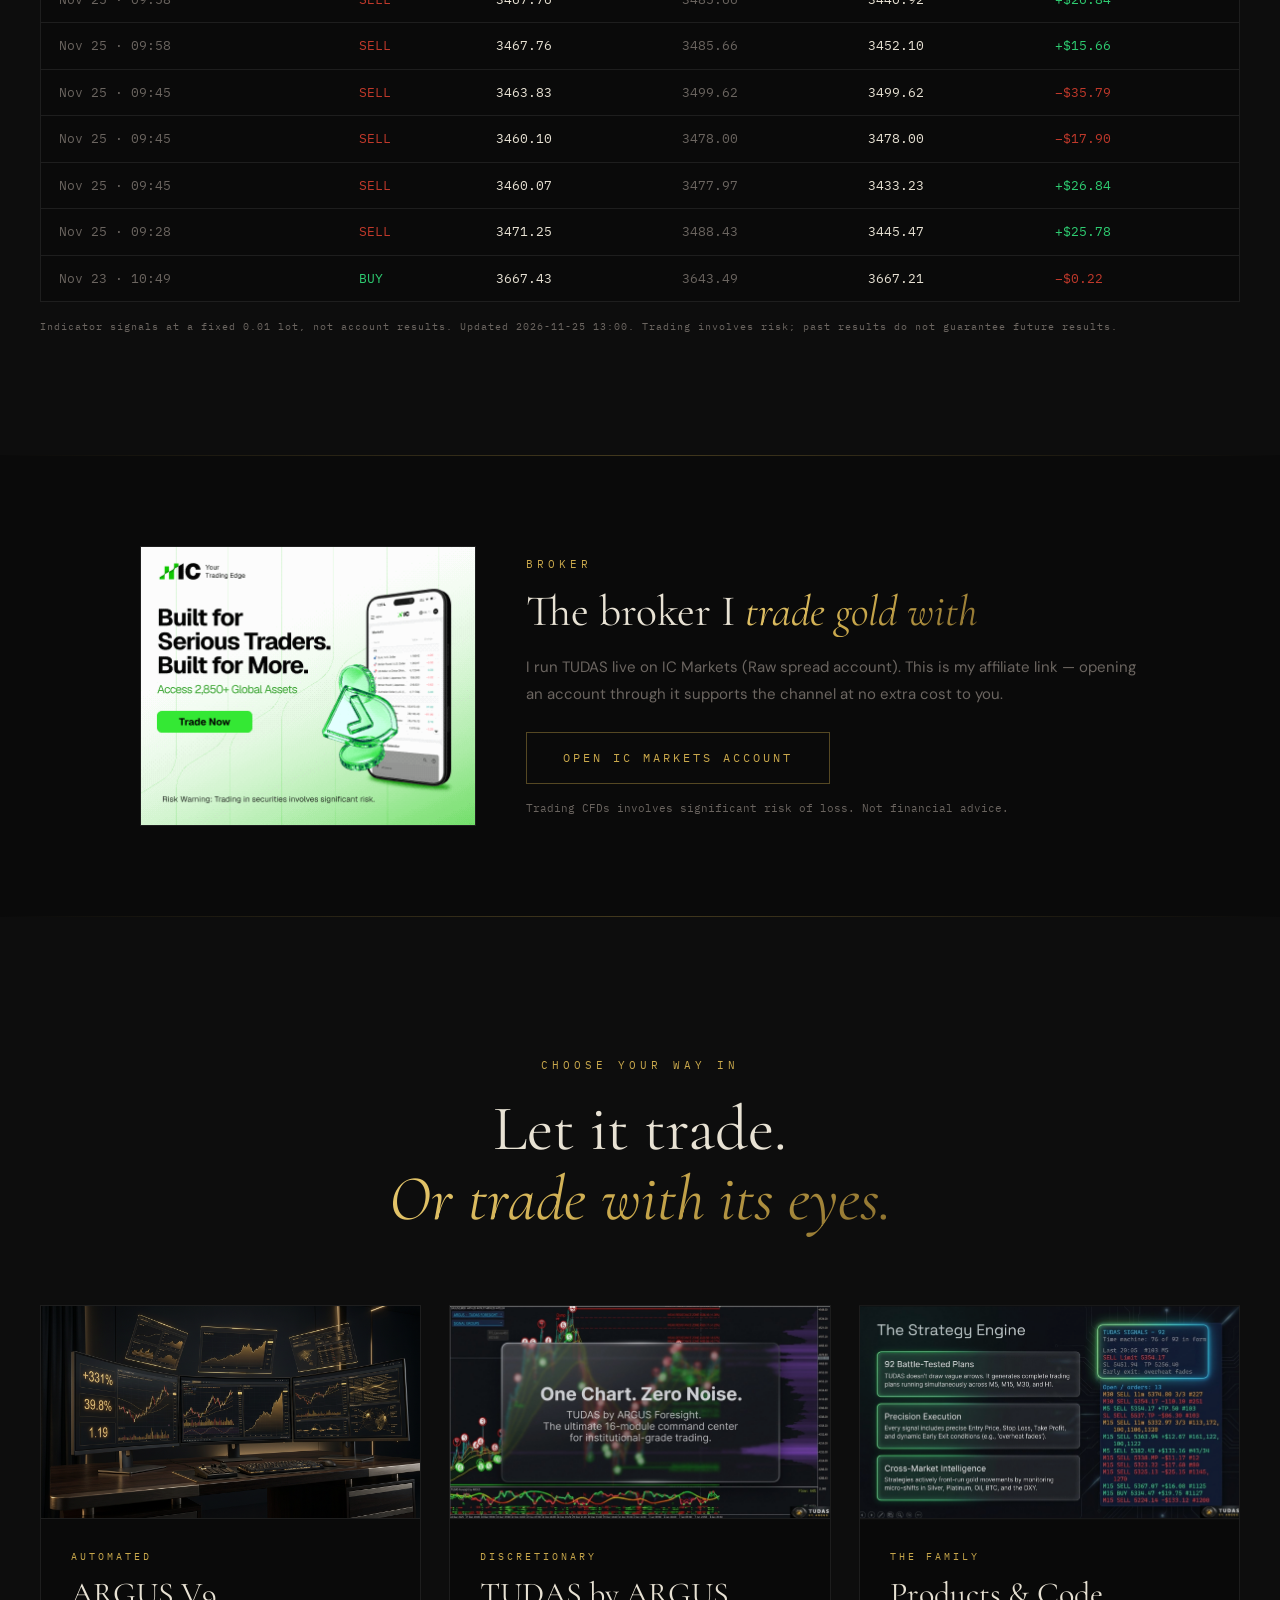
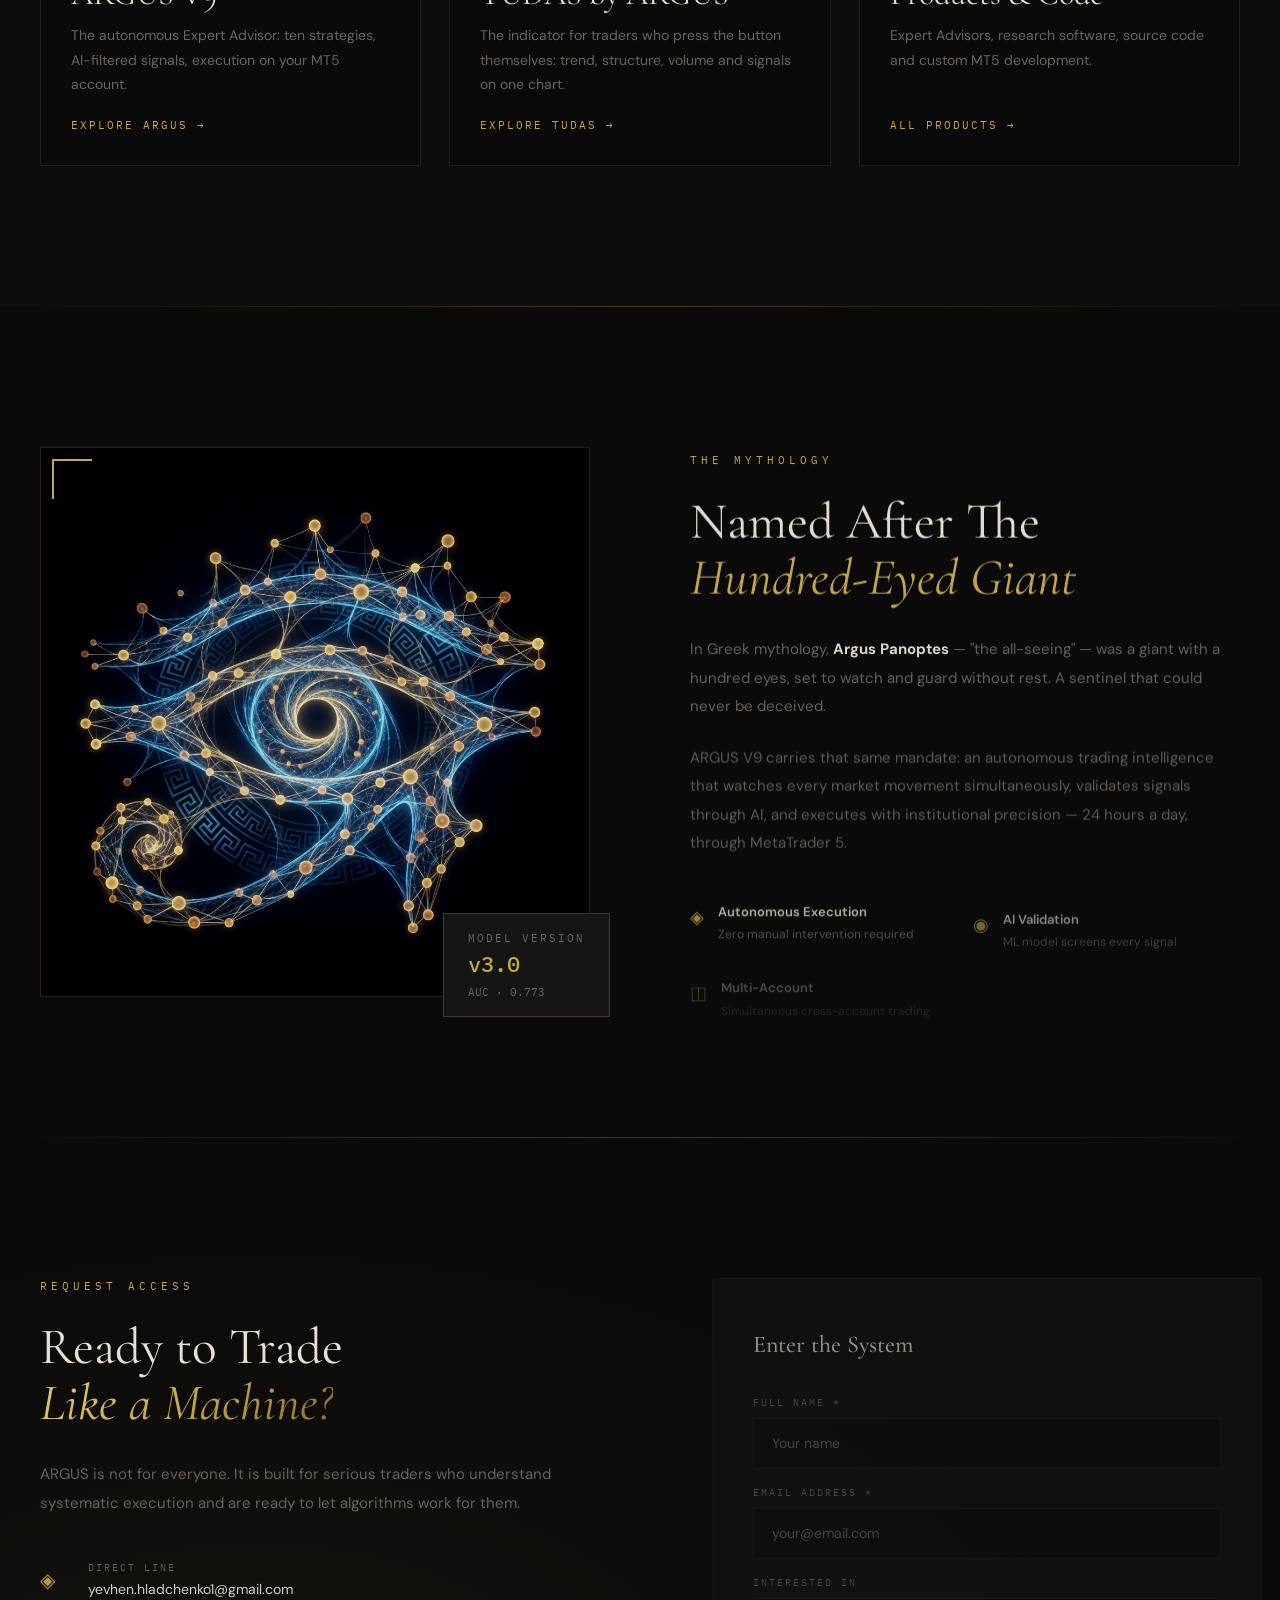
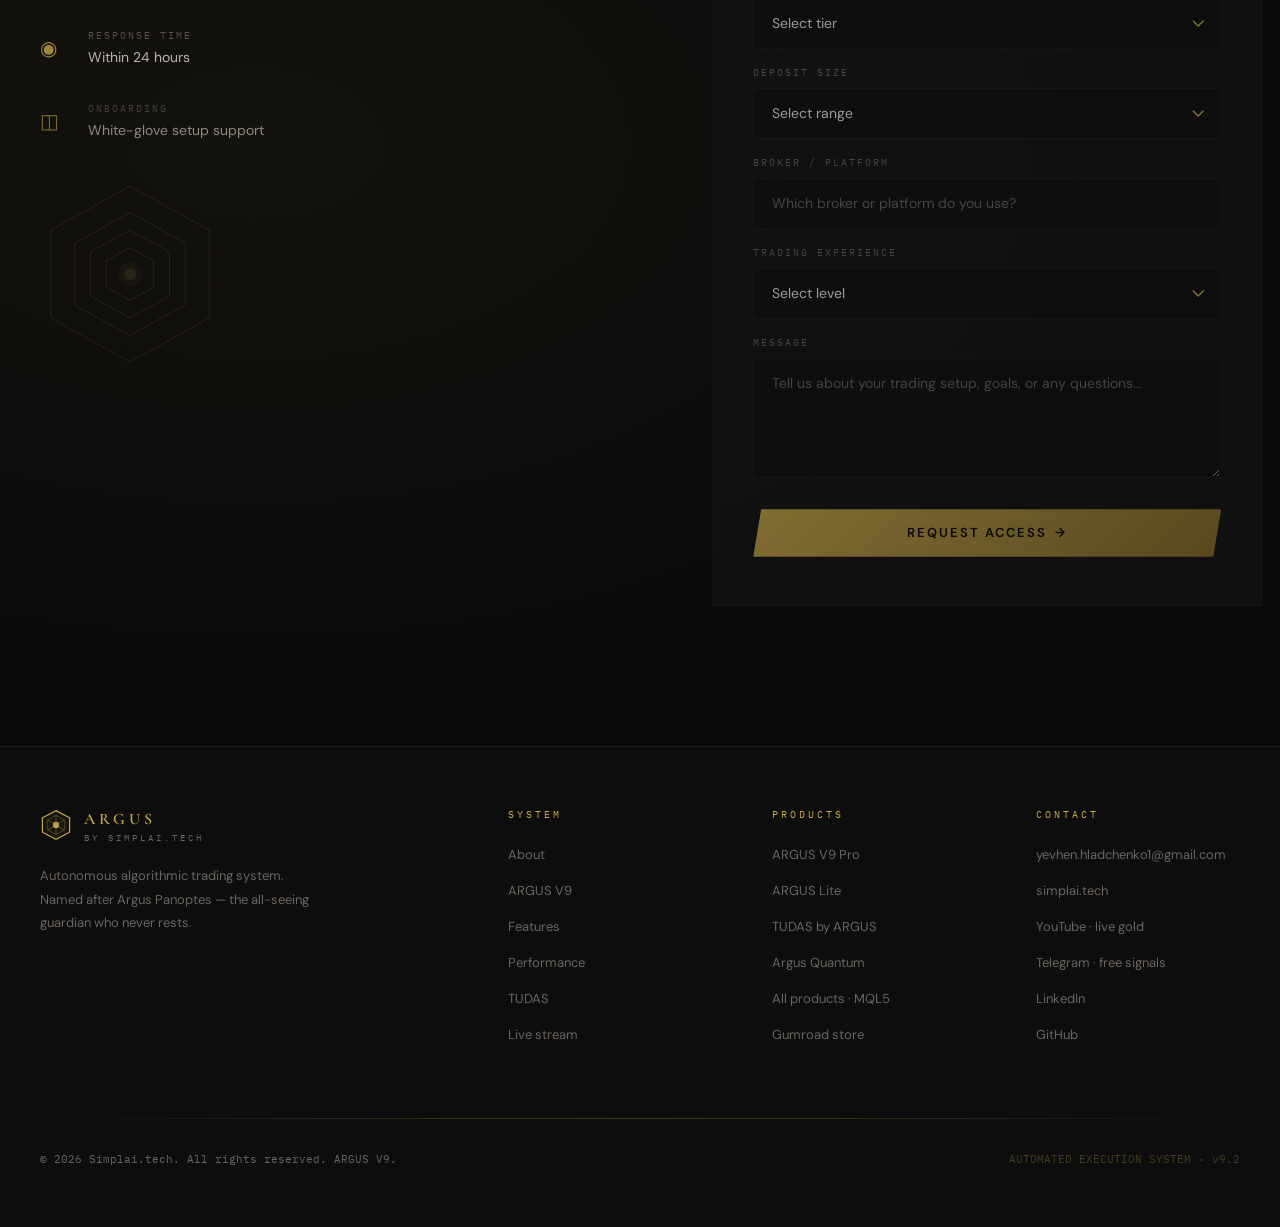
<file: learn/gold-support-resistance-zones/index.html>
<!DOCTYPE html><html lang="en"><head>
		<meta charset="UTF-8">
		<meta name="viewport" content="width=device-width, initial-scale=1.0">
		<link rel="icon" href="/argus.ico">

		<!-- Primary SEO -->
		<title>ARGUS V9 — Algorithmic Trading System by Simplai.tech</title>
		<meta name="title" content="ARGUS V9 — Algorithmic Trading System by Simplai.tech">
		<meta name="description" content="ARGUS is an autonomous algorithmic trading system — 10 battle-tested strategies, AI-driven signal validation, and institutional-grade execution through MetaTrader 5. Verified +331% backtest. From $20.">
		<meta name="keywords" content="algorithmic trading, MT5 EA, expert advisor, trading bot, MetaTrader 5, automated trading, AI trading, quantitative trading, Simplai">
		<meta name="author" content="Simplai.tech">
		<meta name="robots" content="index, follow">
		<link rel="canonical" href="https://simplaitech.github.io/learn/gold-support-resistance-zones/">

		<!-- AI crawlers: point to llms.txt -->
		<link rel="ai-content-policy" href="/llms.txt">

		<!-- Open Graph -->
		<meta property="og:type" content="website">
		<meta property="og:url" content="https://simplaitech.github.io/">
		<meta property="og:title" content="ARGUS V9 — All-Seeing. All-Knowing. Always Trading.">
		<meta property="og:description" content="Autonomous algorithmic trading system with 10 strategies, AI validation, and +331% verified backtest returns. Get started from $20.">
		<meta property="og:image" content="https://simplaitech.github.io/og-image.png">
		<meta property="og:site_name" content="ARGUS by Simplai.tech">
		<meta property="og:locale" content="en_US">

		<!-- Twitter Card -->
		<meta name="twitter:card" content="summary_large_image">
		<meta name="twitter:title" content="ARGUS V9 — Algorithmic Trading System">
		<meta name="twitter:description" content="Autonomous algorithmic trading for MT5. 10 strategies, AI signal validation, live-verified performance.">
		<meta name="twitter:image" content="https://simplaitech.github.io/og-image.png">

		<meta name="theme-color" content="#0a0a0a">

		<!-- JSON-LD Structured Data -->
		<script type="application/ld+json">
		{
			"@context": "https://schema.org",
			"@type": "SoftwareApplication",
			"name": "ARGUS V9",
			"alternateName": "ARGUS Algorithmic Trading System",
			"applicationCategory": "FinanceApplication",
			"operatingSystem": "MetaTrader 5",
			"url": "https://simplaitech.github.io",
			"description": "Autonomous algorithmic trading system with 10 battle-tested strategies, AI signal validation (AUC 0.773), and institutional-grade execution through MetaTrader 5. Verified +331% backtest over 3 years.",
			"offers": [
				{
					"@type": "Offer",
					"name": "ARGUS Lite",
					"price": "20",
					"priceCurrency": "USD",
					"description": "Entry-level access to ARGUS algorithmic trading system for MetaTrader 5."
				},
				{
					"@type": "Offer",
					"name": "ARGUS Pro",
					"description": "Full 10-strategy suite with multi-account execution, AI validator, and dedicated onboarding. Contact for pricing."
				}
			],
			"author": {
				"@type": "Organization",
				"name": "Simplai.tech",
				"url": "https://simplai.tech",
				"email": "yevhen.hladchenko1@gmail.com"
			},
			"featureList": [
				"10 proprietary trading strategies",
				"AI signal validation (ML model, AUC 0.773)",
				"Multi-account execution",
				"Telegram real-time alerts",
				"Economic news guard",
				"Session-aware trading (Asia, London, New York)",
				"Dynamic risk management",
				"Full backtest suite with Monte Carlo simulation"
			],
			"screenshot": "https://simplaitech.github.io/proof-analytics.png"
		}
		</script>

		<script type="application/ld+json">
		{
			"@context": "https://schema.org",
			"@type": "FAQPage",
			"mainEntity": [
				{
					"@type": "Question",
					"name": "Do I need trading experience to use ARGUS?",
					"acceptedAnswer": {
						"@type": "Answer",
						"text": "No. ARGUS handles signal generation, validation, and execution automatically. A personal setup call is included with every plan."
					}
				},
				{
					"@type": "Question",
					"name": "Which brokers does ARGUS support?",
					"acceptedAnswer": {
						"@type": "Answer",
						"text": "Any MT5-compatible broker. ARGUS connects via the standard MetaTrader 5 terminal."
					}
				},
				{
					"@type": "Question",
					"name": "What is the difference between ARGUS Lite and ARGUS Pro?",
					"acceptedAnswer": {
						"@type": "Answer",
						"text": "ARGUS Lite ($20 one-time) provides entry-level access with core strategies for a single MT5 account. ARGUS Pro includes the full 10-strategy suite, multi-account execution, AI Signal Validator, and dedicated onboarding. Contact for Pro pricing."
					}
				},
				{
					"@type": "Question",
					"name": "How quickly can I start trading with ARGUS?",
					"acceptedAnswer": {
						"@type": "Answer",
						"text": "After payment, setup takes under 48 hours including your personal onboarding call."
					}
				}
			]
		}
		</script>
		<script type="module" crossorigin="" src="/assets/index-Ds5tJYiq.js"></script>
		<link rel="modulepreload" crossorigin="" href="/assets/react-BYOhtk1D.js">
		<link rel="modulepreload" crossorigin="" href="/assets/icons-CG9duShP.js">
		<link rel="modulepreload" crossorigin="" href="/assets/gsap-I1jVCVBc.js">
		<link rel="stylesheet" crossorigin="" href="/assets/index-C5UFaYpW.css">
	<script defer="" src="/runable.js" data-hostname="" data-url="https://r.lilstts.com/events"></script></head>
	<body>
		<div id="root"></div>
	

<script src="/bf-banner.js" defer></script></body></html>
</file>
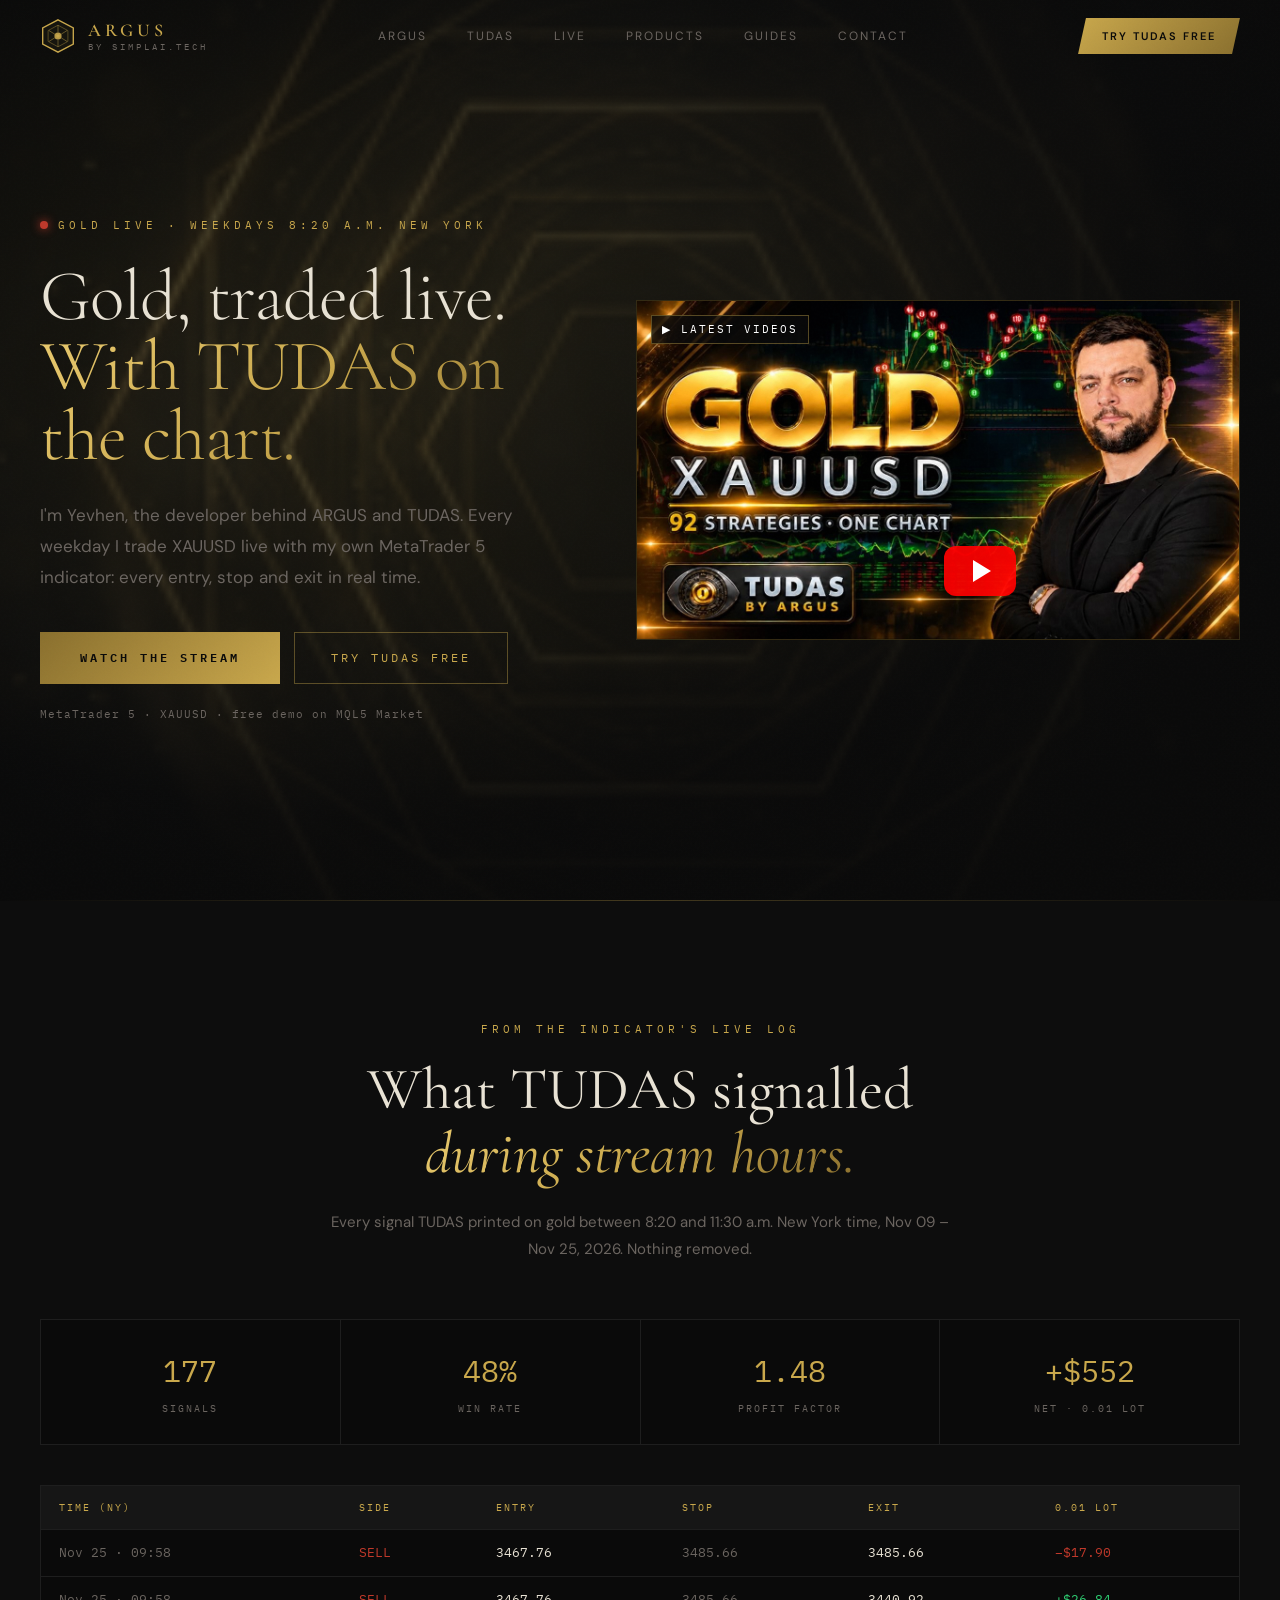
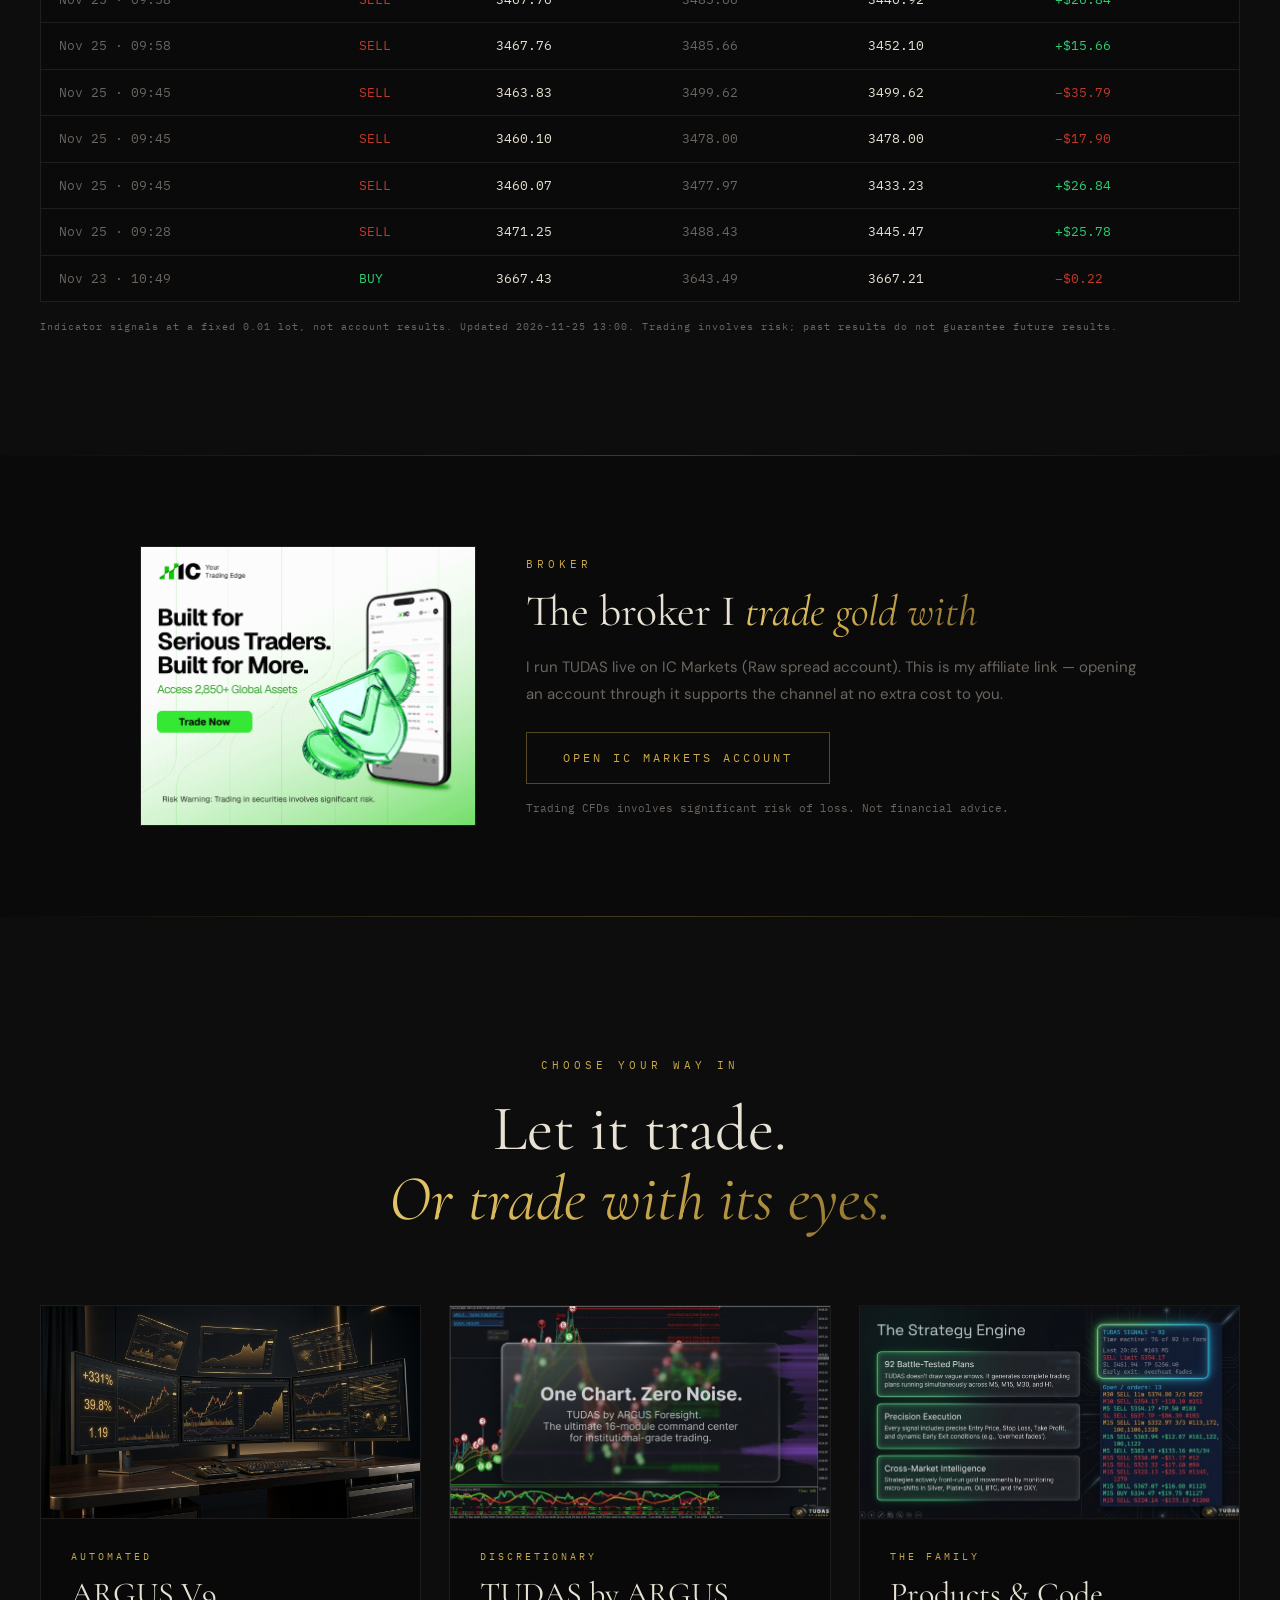
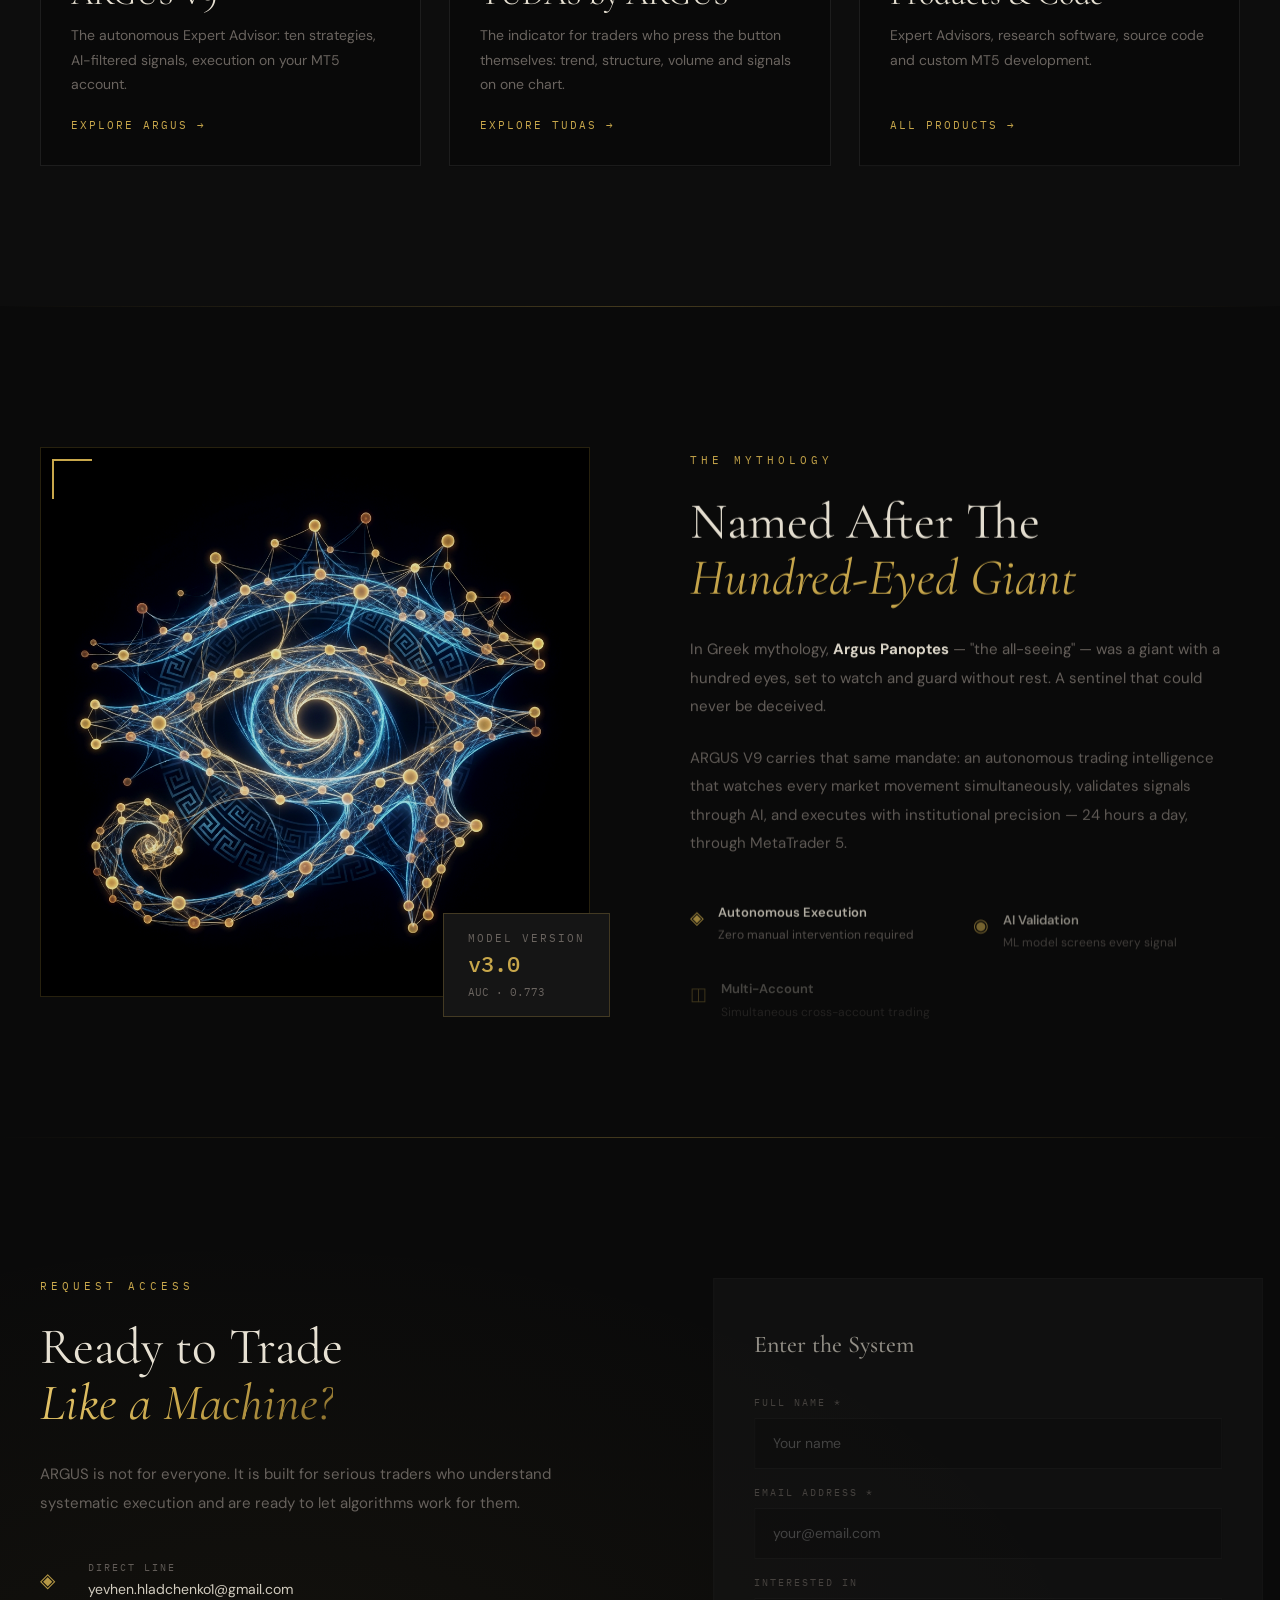
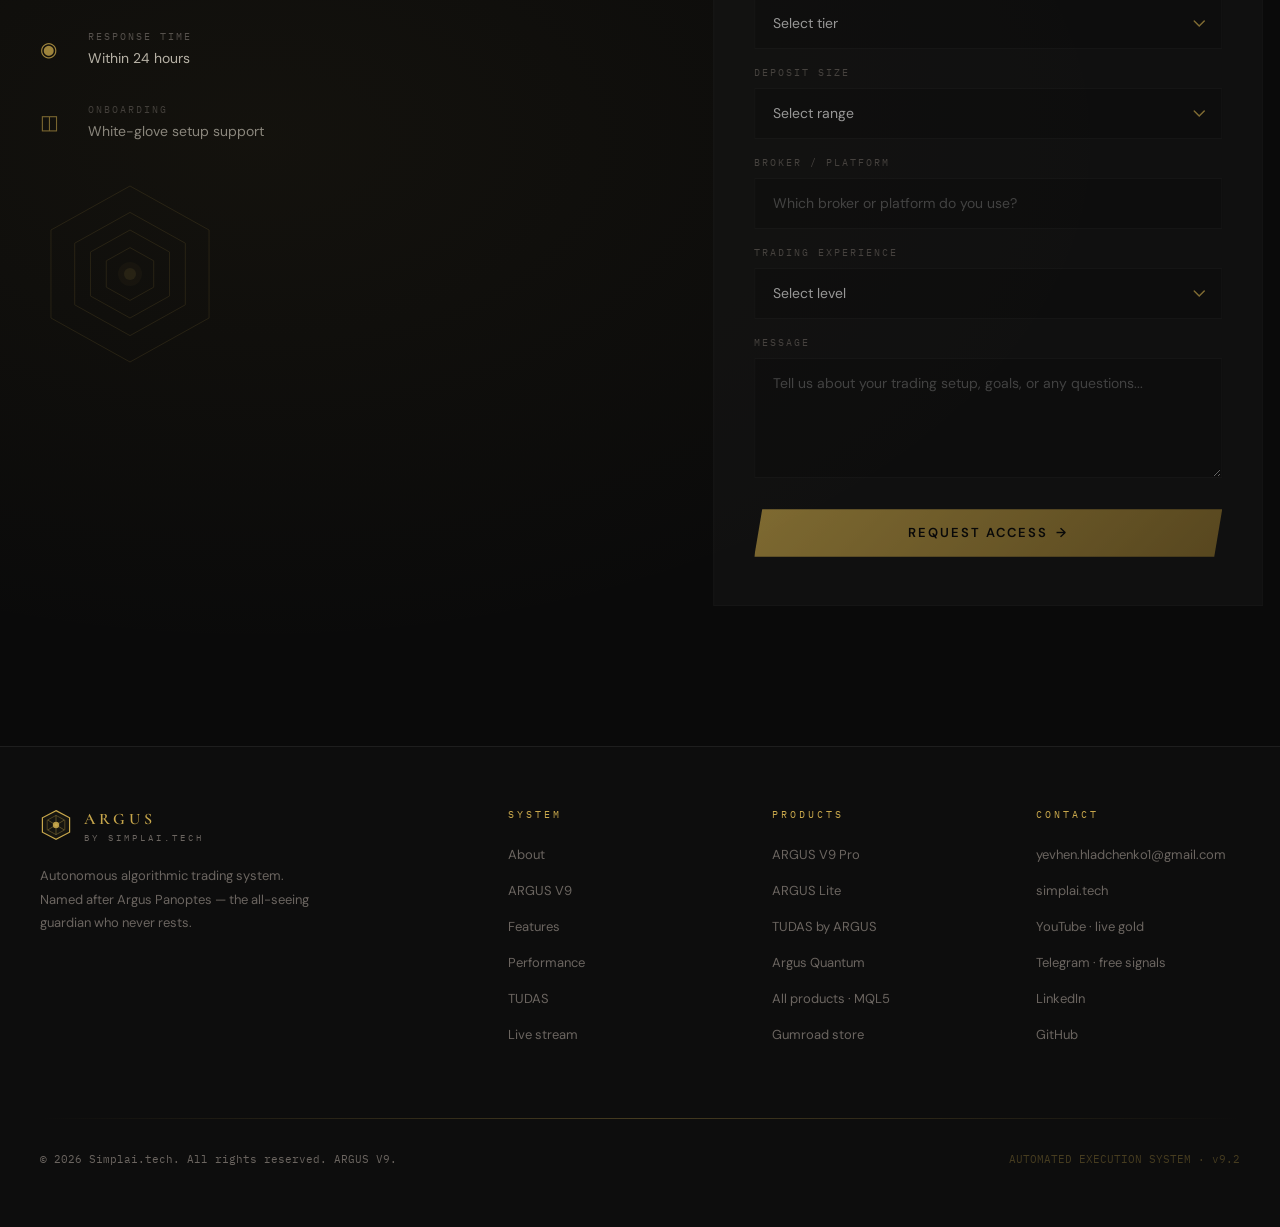
<file: learn/gold-whale-volume/index.html>
<!DOCTYPE html><html lang="en"><head>
		<meta charset="UTF-8">
		<meta name="viewport" content="width=device-width, initial-scale=1.0">
		<link rel="icon" href="/argus.ico">

		<!-- Primary SEO -->
		<title>ARGUS V9 — Algorithmic Trading System by Simplai.tech</title>
		<meta name="title" content="ARGUS V9 — Algorithmic Trading System by Simplai.tech">
		<meta name="description" content="ARGUS is an autonomous algorithmic trading system — 10 battle-tested strategies, AI-driven signal validation, and institutional-grade execution through MetaTrader 5. Verified +331% backtest. From $20.">
		<meta name="keywords" content="algorithmic trading, MT5 EA, expert advisor, trading bot, MetaTrader 5, automated trading, AI trading, quantitative trading, Simplai">
		<meta name="author" content="Simplai.tech">
		<meta name="robots" content="index, follow">
		<link rel="canonical" href="https://simplaitech.github.io/learn/gold-whale-volume/">

		<!-- AI crawlers: point to llms.txt -->
		<link rel="ai-content-policy" href="/llms.txt">

		<!-- Open Graph -->
		<meta property="og:type" content="website">
		<meta property="og:url" content="https://simplaitech.github.io/">
		<meta property="og:title" content="ARGUS V9 — All-Seeing. All-Knowing. Always Trading.">
		<meta property="og:description" content="Autonomous algorithmic trading system with 10 strategies, AI validation, and +331% verified backtest returns. Get started from $20.">
		<meta property="og:image" content="https://simplaitech.github.io/og-image.png">
		<meta property="og:site_name" content="ARGUS by Simplai.tech">
		<meta property="og:locale" content="en_US">

		<!-- Twitter Card -->
		<meta name="twitter:card" content="summary_large_image">
		<meta name="twitter:title" content="ARGUS V9 — Algorithmic Trading System">
		<meta name="twitter:description" content="Autonomous algorithmic trading for MT5. 10 strategies, AI signal validation, live-verified performance.">
		<meta name="twitter:image" content="https://simplaitech.github.io/og-image.png">

		<meta name="theme-color" content="#0a0a0a">

		<!-- JSON-LD Structured Data -->
		<script type="application/ld+json">
		{
			"@context": "https://schema.org",
			"@type": "SoftwareApplication",
			"name": "ARGUS V9",
			"alternateName": "ARGUS Algorithmic Trading System",
			"applicationCategory": "FinanceApplication",
			"operatingSystem": "MetaTrader 5",
			"url": "https://simplaitech.github.io",
			"description": "Autonomous algorithmic trading system with 10 battle-tested strategies, AI signal validation (AUC 0.773), and institutional-grade execution through MetaTrader 5. Verified +331% backtest over 3 years.",
			"offers": [
				{
					"@type": "Offer",
					"name": "ARGUS Lite",
					"price": "20",
					"priceCurrency": "USD",
					"description": "Entry-level access to ARGUS algorithmic trading system for MetaTrader 5."
				},
				{
					"@type": "Offer",
					"name": "ARGUS Pro",
					"description": "Full 10-strategy suite with multi-account execution, AI validator, and dedicated onboarding. Contact for pricing."
				}
			],
			"author": {
				"@type": "Organization",
				"name": "Simplai.tech",
				"url": "https://simplai.tech",
				"email": "yevhen.hladchenko1@gmail.com"
			},
			"featureList": [
				"10 proprietary trading strategies",
				"AI signal validation (ML model, AUC 0.773)",
				"Multi-account execution",
				"Telegram real-time alerts",
				"Economic news guard",
				"Session-aware trading (Asia, London, New York)",
				"Dynamic risk management",
				"Full backtest suite with Monte Carlo simulation"
			],
			"screenshot": "https://simplaitech.github.io/proof-analytics.png"
		}
		</script>

		<script type="application/ld+json">
		{
			"@context": "https://schema.org",
			"@type": "FAQPage",
			"mainEntity": [
				{
					"@type": "Question",
					"name": "Do I need trading experience to use ARGUS?",
					"acceptedAnswer": {
						"@type": "Answer",
						"text": "No. ARGUS handles signal generation, validation, and execution automatically. A personal setup call is included with every plan."
					}
				},
				{
					"@type": "Question",
					"name": "Which brokers does ARGUS support?",
					"acceptedAnswer": {
						"@type": "Answer",
						"text": "Any MT5-compatible broker. ARGUS connects via the standard MetaTrader 5 terminal."
					}
				},
				{
					"@type": "Question",
					"name": "What is the difference between ARGUS Lite and ARGUS Pro?",
					"acceptedAnswer": {
						"@type": "Answer",
						"text": "ARGUS Lite ($20 one-time) provides entry-level access with core strategies for a single MT5 account. ARGUS Pro includes the full 10-strategy suite, multi-account execution, AI Signal Validator, and dedicated onboarding. Contact for Pro pricing."
					}
				},
				{
					"@type": "Question",
					"name": "How quickly can I start trading with ARGUS?",
					"acceptedAnswer": {
						"@type": "Answer",
						"text": "After payment, setup takes under 48 hours including your personal onboarding call."
					}
				}
			]
		}
		</script>
		<script type="module" crossorigin="" src="/assets/index-Ds5tJYiq.js"></script>
		<link rel="modulepreload" crossorigin="" href="/assets/react-BYOhtk1D.js">
		<link rel="modulepreload" crossorigin="" href="/assets/icons-CG9duShP.js">
		<link rel="modulepreload" crossorigin="" href="/assets/gsap-I1jVCVBc.js">
		<link rel="stylesheet" crossorigin="" href="/assets/index-C5UFaYpW.css">
	<script defer="" src="/runable.js" data-hostname="" data-url="https://r.lilstts.com/events"></script></head>
	<body>
		<div id="root"></div>
	

<script src="/bf-banner.js" defer></script></body></html>
</file>
<file: assets/index-C5UFaYpW.css>
@import"https://fonts.googleapis.com/css2?family=Cormorant+Garamond:ital,wght@0,300;0,400;0,500;0,600;0,700;1,300;1,400;1,500;1,600&family=DM+Sans:ital,opsz,wght@0,9..40,300;0,9..40,400;0,9..40,500;0,9..40,600;1,9..40,300&family=IBM+Plex+Mono:wght@300;400;500&display=swap";@layer components;@layer properties{@supports (((-webkit-hyphens:none)) and (not (margin-trim:block))) or ((-moz-orient:inline) and (not (color:rgb(from red r g b)))){*,:before,:after,::backdrop{--tw-rotate-x:initial;--tw-rotate-y:initial;--tw-rotate-z:initial;--tw-skew-x:initial;--tw-skew-y:initial;--tw-border-style:solid;--tw-font-weight:initial;--tw-shadow:0 0 #0000;--tw-shadow-color:initial;--tw-shadow-alpha:100%;--tw-inset-shadow:0 0 #0000;--tw-inset-shadow-color:initial;--tw-inset-shadow-alpha:100%;--tw-ring-color:initial;--tw-ring-shadow:0 0 #0000;--tw-inset-ring-color:initial;--tw-inset-ring-shadow:0 0 #0000;--tw-ring-inset:initial;--tw-ring-offset-width:0px;--tw-ring-offset-color:#fff;--tw-ring-offset-shadow:0 0 #0000;--tw-outline-style:solid;--tw-blur:initial;--tw-brightness:initial;--tw-contrast:initial;--tw-grayscale:initial;--tw-hue-rotate:initial;--tw-invert:initial;--tw-opacity:initial;--tw-saturate:initial;--tw-sepia:initial;--tw-drop-shadow:initial;--tw-drop-shadow-color:initial;--tw-drop-shadow-alpha:100%;--tw-drop-shadow-size:initial;--tw-animation-delay:0s;--tw-animation-direction:normal;--tw-animation-duration:initial;--tw-animation-fill-mode:none;--tw-animation-iteration-count:1;--tw-enter-blur:0;--tw-enter-opacity:1;--tw-enter-rotate:0;--tw-enter-scale:1;--tw-enter-translate-x:0;--tw-enter-translate-y:0;--tw-exit-blur:0;--tw-exit-opacity:1;--tw-exit-rotate:0;--tw-exit-scale:1;--tw-exit-translate-x:0;--tw-exit-translate-y:0}}}@layer theme{:root,:host{--font-sans:-apple-system, BlinkMacSystemFont, "Segoe UI", Roboto, "Helvetica Neue", "Noto Sans", Arial, sans-serif, "Apple Color Emoji", "Segoe UI Emoji", "Segoe UI Symbol", "Noto Color Emoji";--font-mono:ui-monospace, SFMono-Regular, Menlo, Monaco, Consolas, "Liberation Mono", "Courier New", monospace;--color-white:#fff;--spacing:.25rem;--text-sm:.875rem;--text-sm--line-height:calc(1.25 / .875);--font-weight-medium:500;--radius-md:.375rem;--default-transition-duration:.15s;--default-transition-timing-function:cubic-bezier(.4, 0, .2, 1);--default-font-family:var(--font-sans);--default-mono-font-family:var(--font-mono)}}@layer base{*,:after,:before,::backdrop{box-sizing:border-box;border:0 solid;margin:0;padding:0}::file-selector-button{box-sizing:border-box;border:0 solid;margin:0;padding:0}html,:host{-webkit-text-size-adjust:100%;tab-size:4;line-height:1.5;font-family:var(--default-font-family,-apple-system, BlinkMacSystemFont, "Segoe UI", Roboto, "Helvetica Neue", "Noto Sans", Arial, sans-serif, "Apple Color Emoji", "Segoe UI Emoji", "Segoe UI Symbol", "Noto Color Emoji");font-feature-settings:var(--default-font-feature-settings,normal);font-variation-settings:var(--default-font-variation-settings,normal);-webkit-tap-highlight-color:transparent}hr{height:0;color:inherit;border-top-width:1px}abbr:where([title]){-webkit-text-decoration:underline dotted;text-decoration:underline dotted}h1,h2,h3,h4,h5,h6{font-size:inherit;font-weight:inherit}a{color:inherit;-webkit-text-decoration:inherit;text-decoration:inherit}b,strong{font-weight:bolder}code,kbd,samp,pre{font-family:var(--default-mono-font-family,ui-monospace, SFMono-Regular, Menlo, Monaco, Consolas, "Liberation Mono", "Courier New", monospace);font-feature-settings:var(--default-mono-font-feature-settings,normal);font-variation-settings:var(--default-mono-font-variation-settings,normal);font-size:1em}small{font-size:80%}sub,sup{vertical-align:baseline;font-size:75%;line-height:0;position:relative}sub{bottom:-.25em}sup{top:-.5em}table{text-indent:0;border-color:inherit;border-collapse:collapse}:-moz-focusring:where(:not(iframe)){outline:auto}progress{vertical-align:baseline}summary{display:list-item}ol,ul,menu{list-style:none}img,svg,video,canvas,audio,iframe,embed,object{vertical-align:middle;display:block}img,video{max-width:100%;height:auto}button,input,select,optgroup,textarea{font:inherit;font-feature-settings:inherit;font-variation-settings:inherit;letter-spacing:inherit;color:inherit;opacity:1;background-color:#0000;border-radius:0}::file-selector-button{font:inherit;font-feature-settings:inherit;font-variation-settings:inherit;letter-spacing:inherit;color:inherit;opacity:1;background-color:#0000;border-radius:0}:where(select:is([multiple],[size])) optgroup{font-weight:bolder}:where(select:is([multiple],[size])) optgroup option{padding-inline-start:20px}::file-selector-button{margin-inline-end:4px}::placeholder{opacity:1}@supports (not ((-webkit-appearance:-apple-pay-button))) or (contain-intrinsic-size:1px){::placeholder{color:currentColor}@supports (color:color-mix(in lab,red,red)){::placeholder{color:color-mix(in oklab,currentcolor 50%,transparent)}}}textarea{resize:vertical}::-webkit-search-decoration{-webkit-appearance:none}::-webkit-date-and-time-value{min-height:1lh;text-align:inherit}::-webkit-datetime-edit{display:inline-flex}::-webkit-datetime-edit-fields-wrapper{padding:0}::-webkit-datetime-edit{padding-block:0}::-webkit-datetime-edit-year-field{padding-block:0}::-webkit-datetime-edit-month-field{padding-block:0}::-webkit-datetime-edit-day-field{padding-block:0}::-webkit-datetime-edit-hour-field{padding-block:0}::-webkit-datetime-edit-minute-field{padding-block:0}::-webkit-datetime-edit-second-field{padding-block:0}::-webkit-datetime-edit-millisecond-field{padding-block:0}::-webkit-datetime-edit-meridiem-field{padding-block:0}::-webkit-calendar-picker-indicator{line-height:1}:-moz-ui-invalid{box-shadow:none}button,input:where([type=button],[type=reset],[type=submit]){appearance:button}::file-selector-button{appearance:button}::-webkit-inner-spin-button{height:auto}::-webkit-outer-spin-button{height:auto}[hidden]:where(:not([hidden=until-found])){display:none!important}}@layer utilities{.collapse{visibility:collapse}.visible{visibility:visible}.absolute{position:absolute}.fixed{position:fixed}.relative{position:relative}.block{display:block}.flex{display:flex}.grid{display:grid}.hidden{display:none}.inline-block{display:inline-block}.inline-flex{display:inline-flex}.size-8{width:calc(var(--spacing) * 8);height:calc(var(--spacing) * 8)}.size-9{width:calc(var(--spacing) * 9);height:calc(var(--spacing) * 9)}.size-10{width:calc(var(--spacing) * 10);height:calc(var(--spacing) * 10)}.h-8{height:calc(var(--spacing) * 8)}.h-9{height:calc(var(--spacing) * 9)}.h-10{height:calc(var(--spacing) * 10)}.flex-shrink{flex-shrink:1}.shrink-0{flex-shrink:0}.transform{transform:var(--tw-rotate-x, ) var(--tw-rotate-y, ) var(--tw-rotate-z, ) var(--tw-skew-x, ) var(--tw-skew-y, )}.resize{resize:both}.items-center{align-items:center}.justify-center{justify-content:center}.gap-1\.5{gap:calc(var(--spacing) * 1.5)}.gap-2{gap:calc(var(--spacing) * 2)}.rounded-md{border-radius:var(--radius-md)}.border{border-style:var(--tw-border-style);border-width:1px}.px-3{padding-inline:calc(var(--spacing) * 3)}.px-4{padding-inline:calc(var(--spacing) * 4)}.px-6{padding-inline:calc(var(--spacing) * 6)}.py-2{padding-block:calc(var(--spacing) * 2)}.font-mono{font-family:var(--font-mono)}.text-sm{font-size:var(--text-sm);line-height:var(--tw-leading,var(--text-sm--line-height))}.font-medium{--tw-font-weight:var(--font-weight-medium);font-weight:var(--font-weight-medium)}.whitespace-nowrap{white-space:nowrap}.text-white{color:var(--color-white)}.uppercase{text-transform:uppercase}.italic{font-style:italic}.underline-offset-4{text-underline-offset:4px}.shadow-xs{--tw-shadow:0 1px 2px 0 var(--tw-shadow-color,#0000000d);box-shadow:var(--tw-inset-shadow),var(--tw-inset-ring-shadow),var(--tw-ring-offset-shadow),var(--tw-ring-shadow),var(--tw-shadow)}.outline{outline-style:var(--tw-outline-style);outline-width:1px}.filter{filter:var(--tw-blur, ) var(--tw-brightness, ) var(--tw-contrast, ) var(--tw-grayscale, ) var(--tw-hue-rotate, ) var(--tw-invert, ) var(--tw-saturate, ) var(--tw-sepia, ) var(--tw-drop-shadow, )}.transition{transition-property:color,background-color,border-color,outline-color,text-decoration-color,fill,stroke,--tw-gradient-from,--tw-gradient-via,--tw-gradient-to,opacity,box-shadow,transform,translate,scale,rotate,filter,-webkit-backdrop-filter,backdrop-filter,display,content-visibility,overlay,pointer-events;transition-timing-function:var(--tw-ease,var(--default-transition-timing-function));transition-duration:var(--tw-duration,var(--default-transition-duration))}.transition-all{transition-property:all;transition-timing-function:var(--tw-ease,var(--default-transition-timing-function));transition-duration:var(--tw-duration,var(--default-transition-duration))}.outline-none{--tw-outline-style:none;outline-style:none}.running{animation-play-state:running}@media(hover:hover){.hover\:underline:hover{text-decoration-line:underline}}.focus-visible\:ring-\[3px\]:focus-visible{--tw-ring-shadow:var(--tw-ring-inset, ) 0 0 0 calc(3px + var(--tw-ring-offset-width)) var(--tw-ring-color,currentcolor);box-shadow:var(--tw-inset-shadow),var(--tw-inset-ring-shadow),var(--tw-ring-offset-shadow),var(--tw-ring-shadow),var(--tw-shadow)}.disabled\:pointer-events-none:disabled{pointer-events:none}.disabled\:opacity-50:disabled{opacity:.5}.has-\[\>svg\]\:px-2\.5:has(>svg){padding-inline:calc(var(--spacing) * 2.5)}.has-\[\>svg\]\:px-3:has(>svg){padding-inline:calc(var(--spacing) * 3)}.has-\[\>svg\]\:px-4:has(>svg){padding-inline:calc(var(--spacing) * 4)}.\[\&_svg\]\:pointer-events-none svg{pointer-events:none}.\[\&_svg\]\:shrink-0 svg{flex-shrink:0}.\[\&_svg\:not\(\[class\*\=\'size-\'\]\)\]\:size-4 svg:not([class*=size-]){width:calc(var(--spacing) * 4);height:calc(var(--spacing) * 4)}}@property --tw-animation-delay{syntax:"*";inherits:false;initial-value:0s}@property --tw-animation-direction{syntax:"*";inherits:false;initial-value:normal}@property --tw-animation-duration{syntax:"*";inherits:false}@property --tw-animation-fill-mode{syntax:"*";inherits:false;initial-value:none}@property --tw-animation-iteration-count{syntax:"*";inherits:false;initial-value:1}@property --tw-enter-blur{syntax:"*";inherits:false;initial-value:0}@property --tw-enter-opacity{syntax:"*";inherits:false;initial-value:1}@property --tw-enter-rotate{syntax:"*";inherits:false;initial-value:0}@property --tw-enter-scale{syntax:"*";inherits:false;initial-value:1}@property --tw-enter-translate-x{syntax:"*";inherits:false;initial-value:0}@property --tw-enter-translate-y{syntax:"*";inherits:false;initial-value:0}@property --tw-exit-blur{syntax:"*";inherits:false;initial-value:0}@property --tw-exit-opacity{syntax:"*";inherits:false;initial-value:1}@property --tw-exit-rotate{syntax:"*";inherits:false;initial-value:0}@property --tw-exit-scale{syntax:"*";inherits:false;initial-value:1}@property --tw-exit-translate-x{syntax:"*";inherits:false;initial-value:0}@property --tw-exit-translate-y{syntax:"*";inherits:false;initial-value:0}:root{--gold:#c9a84c;--gold-dark:#8a6f2e;--gold-light:#e8c96e;--black:#0a0a0a;--surface:#0d0d0d;--surface-2:#111;--surface-3:#161616;--border:#1e1e1e;--text:#e8e2d4;--text-muted:#6b6560;--red:#c0392b;--green:#2ecc71}*{box-sizing:border-box;margin:0;padding:0}html{scroll-behavior:smooth}body{background:var(--black);color:var(--text);-webkit-font-smoothing:antialiased;font-family:DM Sans,sans-serif;overflow-x:hidden}::-webkit-scrollbar{width:4px}::-webkit-scrollbar-track{background:var(--black)}::-webkit-scrollbar-thumb{background:var(--gold-dark)}.font-display{font-family:Cormorant Garamond,serif}.font-mono{font-family:IBM Plex Mono,monospace}.font-body{font-family:DM Sans,sans-serif}body:before{content:"";pointer-events:none;z-index:9999;opacity:.35;background-image:url("data:image/svg+xml,%3Csvg viewBox='0 0 512 512' xmlns='http://www.w3.org/2000/svg'%3E%3Cfilter id='n'%3E%3CfeTurbulence type='fractalNoise' baseFrequency='0.75' numOctaves='4' stitchTiles='stitch'/%3E%3C/filter%3E%3Crect width='100%25' height='100%25' filter='url(%23n)' opacity='0.04'/%3E%3C/svg%3E");position:fixed;inset:0}.text-gold-gradient{background:linear-gradient(135deg,var(--gold-light) 0%,var(--gold) 50%,var(--gold-dark) 100%);-webkit-text-fill-color:transparent;-webkit-background-clip:text;background-clip:text}.border-gold{border-color:var(--gold)}.border-gold-subtle{border-color:#c9a84c33}.divider{background:linear-gradient(90deg,transparent,var(--gold),transparent);opacity:.3;width:100%;height:1px}.glow-gold{box-shadow:0 0 40px #c9a84c26,0 0 80px #c9a84c0d}.clip-hex{clip-path:polygon(50% 0%,93.3% 25%,93.3% 75%,50% 100%,6.7% 75%,6.7% 25%)}@keyframes radar-sweep{0%{transform:rotate(0)}to{transform:rotate(360deg)}}@keyframes pulse-ring{0%{opacity:.6;transform:scale(1)}to{opacity:0;transform:scale(2.5)}}@keyframes float{0%,to{transform:translateY(0)}50%{transform:translateY(-12px)}}@keyframes scanline{0%{transform:translateY(-100%)}to{transform:translateY(100vh)}}@keyframes blink{0%,to{opacity:1}50%{opacity:0}}@keyframes shimmer{0%{background-position:-200%}to{background-position:200%}}.animate-radar{animation:8s linear infinite radar-sweep}.animate-pulse-ring{animation:3s ease-out infinite pulse-ring}.animate-float{animation:6s ease-in-out infinite float}.animate-blink{animation:1s step-end infinite blink}.reveal{opacity:0;transform:translateY(40px)}.reveal-left{opacity:0;transform:translate(-60px)}.reveal-right{opacity:0;transform:translate(60px)}.reveal-scale{opacity:0;transform:scale(.9)}nav{z-index:1000;transition:all .4s;position:fixed;top:0;left:0;right:0}nav.scrolled{-webkit-backdrop-filter:blur(20px);backdrop-filter:blur(20px);background:#0a0a0aeb;border-bottom:1px solid #c9a84c26}.btn-gold{background:linear-gradient(135deg,var(--gold) 0%,var(--gold-dark) 100%);color:var(--black);letter-spacing:2px;text-transform:uppercase;cursor:pointer;clip-path:polygon(8px 0%,100% 0%,calc(100% - 8px) 100%,0% 100%);border:none;align-items:center;gap:8px;padding:14px 36px;font-family:DM Sans,sans-serif;font-size:13px;font-weight:600;transition:all .3s;display:inline-flex;position:relative;overflow:hidden}.btn-gold:before{content:"";background:linear-gradient(135deg,var(--gold-light) 0%,var(--gold) 100%);opacity:0;transition:opacity .3s;position:absolute;inset:0}.btn-gold:hover:before{opacity:1}.btn-gold:hover{transform:translateY(-2px);box-shadow:0 8px 30px #c9a84c4d}.btn-outline{color:var(--gold);letter-spacing:2px;text-transform:uppercase;cursor:pointer;clip-path:polygon(8px 0%,100% 0%,calc(100% - 8px) 100%,0% 100%);background:0 0;border:1px solid #c9a84c66;align-items:center;gap:8px;padding:13px 35px;font-family:DM Sans,sans-serif;font-size:13px;font-weight:500;transition:all .3s;display:inline-flex}.btn-outline:hover{border-color:var(--gold);background:#c9a84c14;transform:translateY(-2px)}.card-dark{background:var(--surface-3);border:1px solid var(--border);transition:all .4s}.card-dark:hover{background:#161616e6;border-color:#c9a84c4d;transform:translateY(-4px);box-shadow:0 20px 60px #00000080,0 0 40px #c9a84c0d}.kpi-value{color:var(--gold);font-family:IBM Plex Mono,monospace;font-size:2.5rem;font-weight:500;line-height:1}.form-input{border:1px solid var(--border);color:#f0f0f0;appearance:none;background:#111;outline:none;width:100%;padding:14px 18px;font-family:DM Sans,sans-serif;font-size:14px;transition:all .3s}.form-input:focus{background:#161610;border-color:#c9a84c80}.form-input::placeholder{color:#666}select.form-input{cursor:pointer;background-image:url("data:image/svg+xml,%3Csvg xmlns='http://www.w3.org/2000/svg' width='12' height='8' viewBox='0 0 12 8'%3E%3Cpath d='M1 1l5 5 5-5' stroke='%23c9a84c' stroke-width='1.5' fill='none' stroke-linecap='round'/%3E%3C/svg%3E");background-position:right 16px center;background-repeat:no-repeat;padding-right:40px}select.form-input option{color:#f0f0f0;background:#111}select.form-input option:disabled,select.form-input option[value=""]{color:#666}textarea.form-input{resize:vertical;min-height:120px}.hex-bg{background-image:url("data:image/svg+xml,%3Csvg xmlns='http://www.w3.org/2000/svg' width='60' height='52' viewBox='0 0 60 52'%3E%3Cpath d='M30 2L58 17v18L30 50 2 35V17z' fill='none' stroke='rgba(201,168,76,0.06)' stroke-width='1'/%3E%3C/svg%3E");background-size:60px 52px}.parallax-layer{will-change:transform}.section-label{letter-spacing:4px;text-transform:uppercase;color:var(--gold);opacity:.7;font-family:IBM Plex Mono,monospace;font-size:11px}.line-label{align-items:center;gap:16px;display:flex}.line-label:before,.line-label:after{content:"";background:linear-gradient(90deg,#0000,#c9a84c4d);flex:1;height:1px}.line-label:after{background:linear-gradient(90deg,#c9a84c4d,#0000)}.strategy-tag{letter-spacing:1px;color:var(--gold);background:#c9a84c0d;border:1px solid #c9a84c33;align-items:center;gap:8px;padding:8px 16px;font-family:IBM Plex Mono,monospace;font-size:11px;transition:all .3s;display:inline-flex}.strategy-tag:hover{border-color:var(--gold);background:#c9a84c1a}.compare-table{border-collapse:collapse;width:100%}.compare-table th{letter-spacing:2px;text-transform:uppercase;color:var(--text-muted);border-bottom:1px solid var(--border);text-align:left;padding:16px 24px;font-family:IBM Plex Mono,monospace;font-size:11px}.compare-table td{color:var(--text);border-bottom:1px solid #1e1e1ecc;padding:14px 24px;font-size:14px}.compare-table tr:hover td{background:#c9a84c08}.badge-lite{border:1px solid var(--border);letter-spacing:1px;color:var(--text-muted);background:#ffffff0f;padding:3px 10px;font-family:IBM Plex Mono,monospace;font-size:10px;display:inline-block}.badge-pro{letter-spacing:1px;color:var(--gold);background:#c9a84c1a;border:1px solid #c9a84c4d;padding:3px 10px;font-family:IBM Plex Mono,monospace;font-size:10px;display:inline-block}.cursor-line:after{content:"|";color:var(--gold);margin-left:2px;animation:1s step-end infinite blink}[data-runable-badge]{display:none!important}.lite-table-wrap{overflow:hidden}.hidden-mobile{display:flex}.show-mobile{display:none}.mobile-menu{-webkit-backdrop-filter:blur(20px);backdrop-filter:blur(20px);z-index:999;background:#0a0a0af7;border-bottom:1px solid #c9a84c26;flex-direction:column;gap:0;padding:24px 24px 32px;display:none;position:fixed;top:72px;left:0;right:0}.mobile-menu.open{display:flex}.mobile-menu a{letter-spacing:2px;text-transform:uppercase;color:var(--text-muted);border-bottom:1px solid #ffffff0d;padding:16px 0;font-family:DM Sans,sans-serif;font-size:14px;text-decoration:none;transition:color .2s}.mobile-menu a:last-of-type{border-bottom:none}.mobile-menu a:hover{color:var(--gold)}.mobile-menu .mobile-cta{justify-content:center;margin-top:20px;display:flex}@media(max-width:768px){.hidden-mobile{display:none!important}.show-mobile{display:flex!important}nav>div{padding:0 20px!important}.section-pad{padding:80px 20px!important}.hero-grid,.two-col-grid{grid-template-columns:1fr!important;gap:40px!important}.four-col-grid{grid-template-columns:repeat(2,1fr)!important;gap:1px!important}.three-col-grid{grid-template-columns:1fr!important;gap:16px!important}.footer-grid{grid-template-columns:1fr 1fr!important;gap:32px!important}.lite-table-wrap{-webkit-overflow-scrolling:touch;overflow-x:auto}.hero-stats{flex-wrap:wrap;gap:24px!important}.btn-stack{flex-direction:column!important;align-items:stretch!important}.btn-stack a,.btn-stack button{text-align:center;justify-content:center}.how-step{flex-direction:row!important;align-items:flex-start!important;gap:20px!important;display:flex!important}.how-step-spacer{display:none!important}.how-step-left,.how-step-right{text-align:left!important;flex:1!important;order:2!important;padding:8px 0 32px!important}.how-step>div:not(.how-step-left):not(.how-step-right):not(.how-step-spacer){flex-shrink:0!important;order:1!important}.how-step-left .detail-list,.how-step-right .detail-list{align-items:flex-start!important}.perf-cards{grid-template-columns:1fr!important;gap:16px!important}.contact-grid{grid-template-columns:1fr!important;gap:48px!important}.kpi-grid{grid-template-columns:repeat(2,1fr)!important}.verified-cards,.risk-grid,.what-grid{grid-template-columns:1fr!important;gap:16px!important}.tab-bar{-webkit-overflow-scrolling:touch;white-space:nowrap;padding-bottom:0;overflow-x:auto}.live-proof-img{max-height:none!important}.live-proof-overlay{display:none!important}.live-proof-mobile-bar{border:1px solid var(--border);background:var(--surface-3);border-top:none;padding:16px 20px;display:block!important}.why-table-row{grid-template-columns:1fr!important;gap:0!important}.why-table-row>div{border-bottom:1px solid var(--border);border-left:none!important}.why-table-row>div:last-child{border-bottom:none}.section-heading h2{font-size:clamp(32px,8vw,48px)!important}.about-float-card{margin-top:16px;position:static!important;bottom:auto!important;right:auto!important}.contact-eye{display:none}.radar-wrap{margin:0 auto;width:280px!important;height:280px!important}.footer-bottom{flex-direction:column!important;align-items:flex-start!important;gap:8px!important}footer{padding:48px 20px!important}.dashboard-section{padding:48px 20px 80px!important}.why-row{grid-template-columns:1fr 1fr!important}.why-row>div:first-child{color:var(--text-muted)!important;background:#ffffff05!important;grid-column:1/-1!important;padding:10px 16px 4px!important;font-size:11px!important;font-weight:600!important}.why-row>div:not(:first-child){border-left:none!important;padding:8px 16px 12px!important;font-size:12px!important}.why-row-header{display:none!important}.lite-table-wrap{-webkit-overflow-scrolling:touch;border-radius:0;overflow-x:auto!important}.lite-table-wrap>div{min-width:420px}.urgency-bar{padding:24px 20px!important}.nav-inner{padding:0 20px!important}}@media(max-width:480px){.kpi-grid,.four-col-grid{grid-template-columns:1fr!important}.footer-grid{grid-template-columns:1fr!important;gap:24px!important}nav>div{height:60px!important}.mobile-menu{top:60px}}@media(max-width:900px){.eco-grid-3,.eco-grid-cards{grid-template-columns:1fr!important}.eco-grid-2{grid-template-columns:1fr!important;gap:40px!important}.eco-grid-4{grid-template-columns:1fr 1fr!important}}@media(hover:none){.slide-arrow{display:none}}@media(max-width:900px){.broker-grid{grid-template-columns:1fr!important;gap:36px!important}.broker-banner{order:2;width:100%;max-width:300px;margin:0 auto}}@property --tw-rotate-x{syntax:"*";inherits:false}@property --tw-rotate-y{syntax:"*";inherits:false}@property --tw-rotate-z{syntax:"*";inherits:false}@property --tw-skew-x{syntax:"*";inherits:false}@property --tw-skew-y{syntax:"*";inherits:false}@property --tw-border-style{syntax:"*";inherits:false;initial-value:solid}@property --tw-font-weight{syntax:"*";inherits:false}@property --tw-shadow{syntax:"*";inherits:false;initial-value:0 0 #0000}@property --tw-shadow-color{syntax:"*";inherits:false}@property --tw-shadow-alpha{syntax:"<percentage>";inherits:false;initial-value:100%}@property --tw-inset-shadow{syntax:"*";inherits:false;initial-value:0 0 #0000}@property --tw-inset-shadow-color{syntax:"*";inherits:false}@property --tw-inset-shadow-alpha{syntax:"<percentage>";inherits:false;initial-value:100%}@property --tw-ring-color{syntax:"*";inherits:false}@property --tw-ring-shadow{syntax:"*";inherits:false;initial-value:0 0 #0000}@property --tw-inset-ring-color{syntax:"*";inherits:false}@property --tw-inset-ring-shadow{syntax:"*";inherits:false;initial-value:0 0 #0000}@property --tw-ring-inset{syntax:"*";inherits:false}@property --tw-ring-offset-width{syntax:"<length>";inherits:false;initial-value:0}@property --tw-ring-offset-color{syntax:"*";inherits:false;initial-value:#fff}@property --tw-ring-offset-shadow{syntax:"*";inherits:false;initial-value:0 0 #0000}@property --tw-outline-style{syntax:"*";inherits:false;initial-value:solid}@property --tw-blur{syntax:"*";inherits:false}@property --tw-brightness{syntax:"*";inherits:false}@property --tw-contrast{syntax:"*";inherits:false}@property --tw-grayscale{syntax:"*";inherits:false}@property --tw-hue-rotate{syntax:"*";inherits:false}@property --tw-invert{syntax:"*";inherits:false}@property --tw-opacity{syntax:"*";inherits:false}@property --tw-saturate{syntax:"*";inherits:false}@property --tw-sepia{syntax:"*";inherits:false}@property --tw-drop-shadow{syntax:"*";inherits:false}@property --tw-drop-shadow-color{syntax:"*";inherits:false}@property --tw-drop-shadow-alpha{syntax:"<percentage>";inherits:false;initial-value:100%}@property --tw-drop-shadow-size{syntax:"*";inherits:false}
</file>
